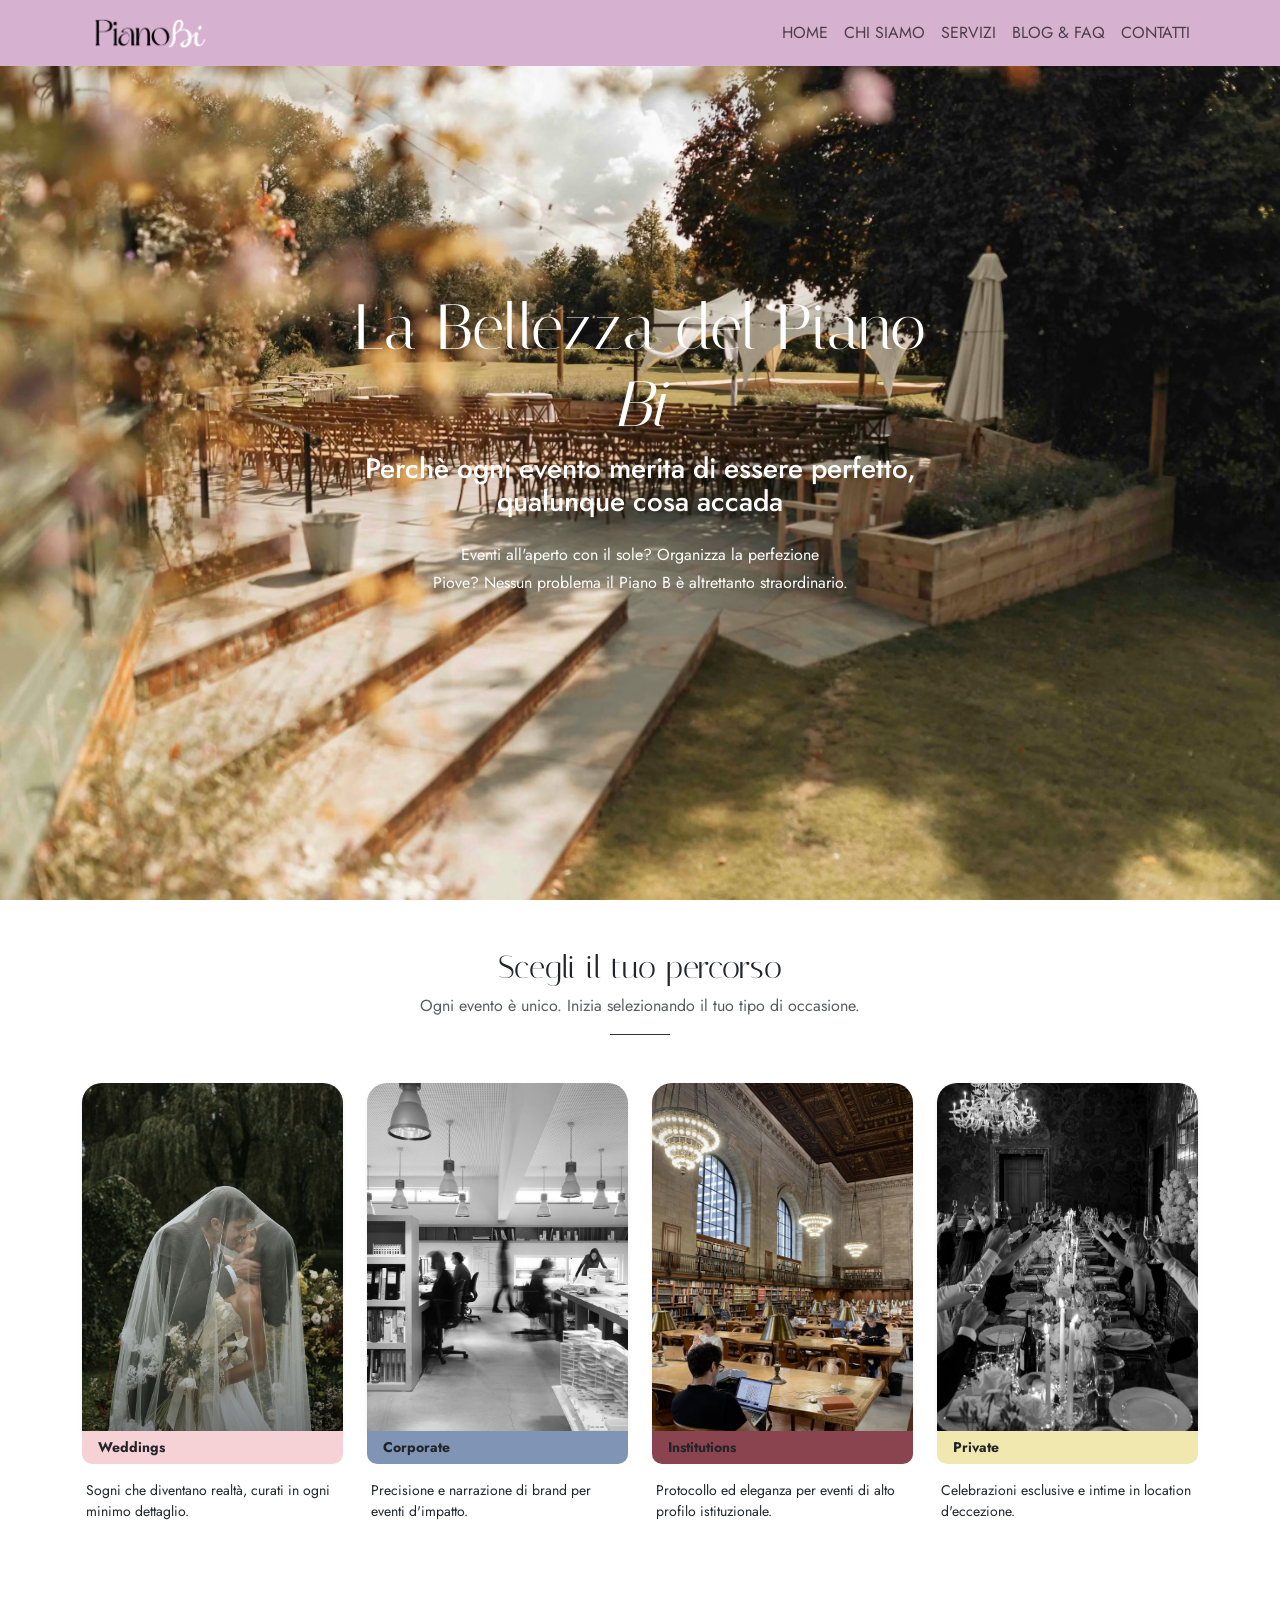
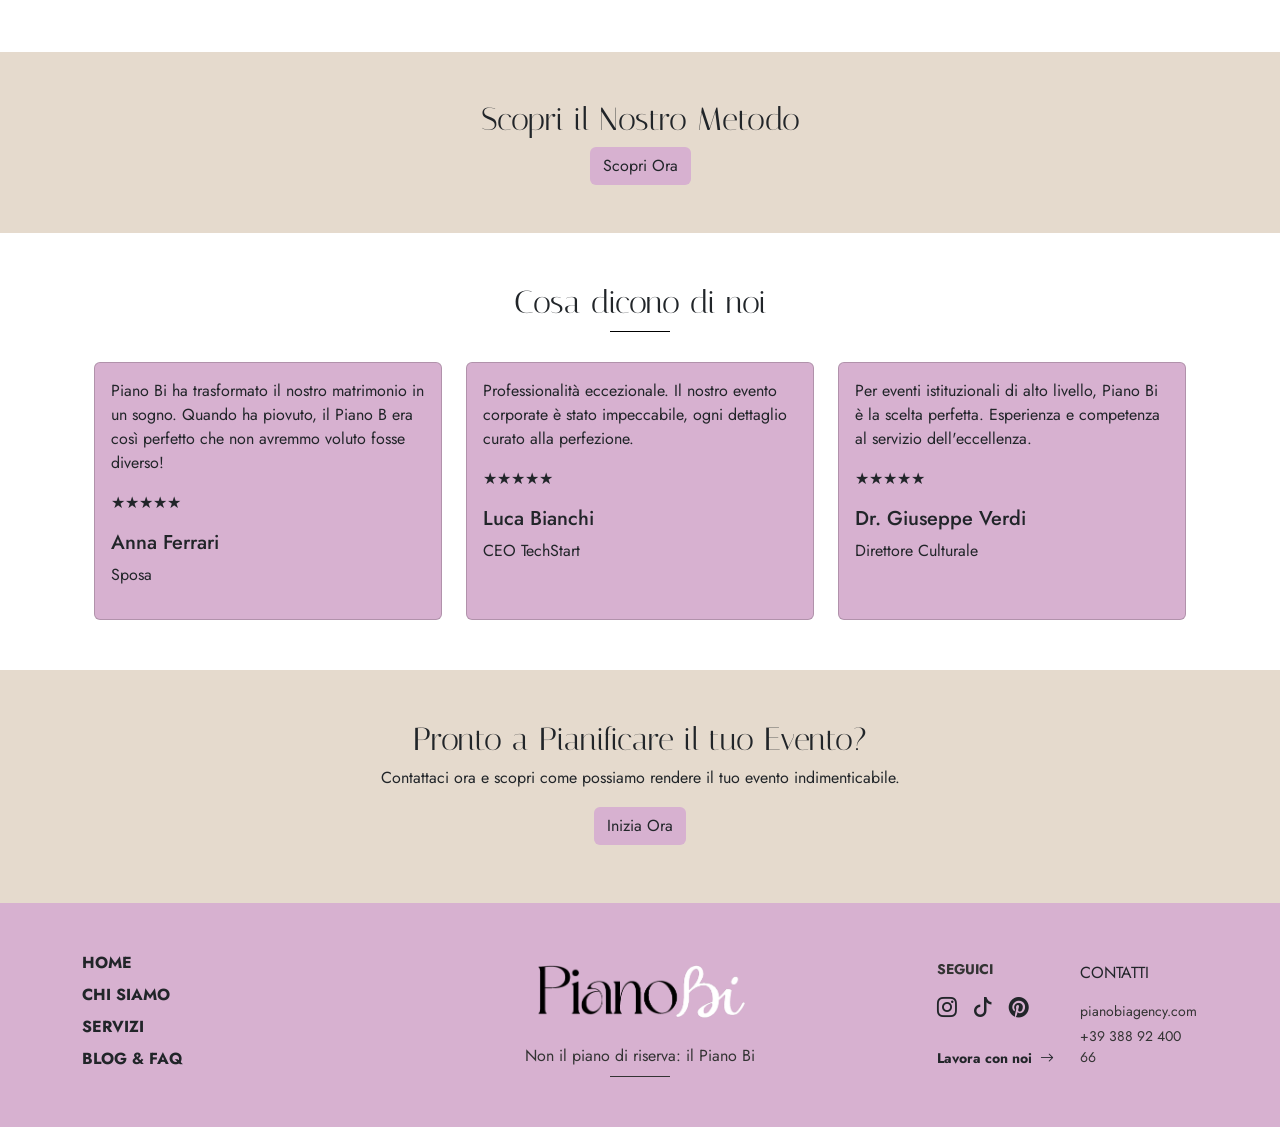
<file: index.html>
<!DOCTYPE html>
<html>
<head>
	<meta charset="UTF-8" />
		<title>Piano Bi | Agency</title>

				<link href="https://cdn.jsdelivr.net/npm/bootstrap@5.3.8/dist/css/bootstrap.min.css" rel="stylesheet" integrity="sha384-sRIl4kxILFvY47J16cr9ZwB07vP4J8+LH7qKQnuqkuIAvNWLzeN8tE5YBujZqJLB" crossorigin="anonymous">
		<meta name="viewport" content="width=device-width, initial-scale=1" />
		<link rel="stylesheet" type="text/css"
			href="stile/graficapbi.css"
		/>
		<link rel="stylesheet" href="https://cdn.jsdelivr.net/npm/bootstrap-icons@1.11.3/font/bootstrap-icons.min.css"
		<link rel="preconnect" href="https://fonts.googleapis.com">
		<link rel="preconnect" href="https://fonts.gstatic.com" crossorigin>
		<link href="https://fonts.googleapis.com/css2?family=Italiana&family=Jost:ital,wght@0,100..900;1,100..900&family=Mea+Culpa&display=swap" rel="stylesheet">
</head>
	
<body>
	<div class="menu">
		<nav class="navbar navbar-expand-lg fixed-top">
		<div class="container">
		
			<a class="navbar-brand" href="index.html">
			<img src="immagini/logo_barra_bianco.png" alt="Piano Bi Logo" height="40">
			</a>

			<button class="navbar-toggler" type="button" data-bs-toggle="collapse" data-bs-target="#navbarNav">
			<span class="navbar-toggler-icon"></span>
			</button>

			<div class="collapse navbar-collapse" id="navbarNav">
				<ul class="navbar-nav ms-auto"> <li class="nav-item">
				 <a class="nav-link" href="index.html">HOME</a>
				</li>
				<li class="nav-item">
				 <a class="nav-link" href="chi-siamo.html">CHI SIAMO</a>
				</li>
				<li class="nav-item">
				 <a class="nav-link" href="servizi.html">SERVIZI</a>
				</li>
				<li class="nav-item">
				 <a class="nav-link" href="blog.html">BLOG & FAQ</a>
				</li>
				<li class="nav-item">
				 <a class="nav-link" href="contatti.html">CONTATTI</a>
				</li>
				</ul>
			</div>
		</div>
		</nav>
	</div> 
	


		
	<div class="foto-inizio position-relative"> 
		<img src="immagini/foto copertina sole.jpeg" class="img-fluid w-100 vh-100 object-fit-cover" alt="Piano Bi | Agency">
	<div class="position-absolute top-50 start-50 translate-middle text-center text-white"> 
		<h1 class="display-3 fw-light">La Bellezza del Piano <em>Bi</em></h1>
		<h3 class="mb-4">Perchè ogni evento merita di essere perfetto, qualunque cosa accada</h3>
			<p class="mb-1"> Eventi all'aperto con il sole? Organizza la perfezione </p>
		<p> Piove? Nessun problema il Piano B è altrettanto straordinario.</p>
	</div> </div>
	
	<div class="container py-5">
    
    <div class="text-center mb-5">
        <h2 class="fw-light">Scegli il tuo percorso</h2>
        <p class="text-muted">Ogni evento è unico. Inizia selezionando il tuo tipo di occasione.</p>
        <div class="mx-auto" style="width: 60px; height: 1px; background-color: rgb(51, 51, 51);"></div>
    </div>

    <div class="row g-4"> 

        <div class="col-md-3">
            <div class="card h-100 border-0 bg-transparent position-relative">
                <img src="immagini/wedding.jpeg" class="immagine-home shadow-sm mb-0" alt="servizi matrimoni">
                <div class="py-2 px-3 mt-n1" style="background-color: rgb(246, 210, 214); border-bottom-left-radius: 10px; border-bottom-right-radius: 10px;">
                    <h5 class="mb-0 small fw-bold text-dark">Weddings</h5>
                </div>
                <div class="card-body px-1 pt-3">
                    <p class="card-text small text-dark">Sogni che diventano realtà, curati in ogni minimo dettaglio.</p>
                    <a href="servizi-matrimoni.html" class="stretched-link"></a>
                </div>
            </div>
        </div>

        <div class="col-md-3">
            <div class="card h-100 border-0 bg-transparent position-relative">
                <img src="immagini/corporate desks.jpeg" class="immagine-home shadow-sm mb-0" alt="servizi corporate">
                <div class="py-2 px-3 mt-n1" style="background-color: rgb(128, 148, 181); border-bottom-left-radius: 10px; border-bottom-right-radius: 10px;">
                    <h5 class="mb-0 small fw-bold text-dark">Corporate</h5>
                </div>
                <div class="card-body px-1 pt-3">
                    <p class="card-text small text-dark">Precisione e narrazione di brand per eventi d'impatto.</p>
                    <a href="servizi-corporate.html" class="stretched-link"></a>
                </div>
            </div>
        </div>

        <div class="col-md-3">
            <div class="card h-100 border-0 bg-transparent position-relative">
                <img src="immagini/institution.jpeg" class="immagine-home shadow-sm mb-0" alt="servizi istituzionali">
                <div class="py-2 px-3 mt-n1" style="background-color: rgb(138, 68, 79); border-bottom-left-radius: 10px; border-bottom-right-radius: 10px;">
                    <h5 class="mb-0 small fw-bold">Institutions</h5>
                </div>
                <div class="card-body px-1 pt-3">
                    <p class="card-text small text-dark">Protocollo ed eleganza per eventi di alto profilo istituzionale.</p>
                    <a href="servizi-istituzionali.html" class="stretched-link"></a>
                </div>
            </div>
        </div>

        <div class="col-md-3">
            <div class="card h-100 border-0 bg-transparent position-relative">
                <img src="immagini/private.jpeg" class="immagine-home shadow-sm mb-0" alt="tavola apparecchiata">
                <div class="py-2 px-3 mt-n1" style="background-color: rgb(241, 232, 175); border-bottom-left-radius: 10px; border-bottom-right-radius: 10px;">
                    <h5 class="mb-0 small fw-bold text-dark">Private</h5>
                </div>
                <div class="card-body px-1 pt-3">
                    <p class="card-text small text-dark">Celebrazioni esclusive e intime in location d'eccezione.</p>
                    <a href="servizi-private.html" class="stretched-link"></a>
                </div>
            </div>
        </div>

    </div> 
</div>
 
	<header class="header-pianobi text-center py-5">
		<div class="container">
			<h2> Scopri il Nostro Metodo</h2>
			<a href="servizi.html" class="btn " title="Scopri il nostro Metodo">Scopri Ora</a>
		</div>
	</header>
		


	
	<div class="container sezione-recensioni">	
		<div class="container">
			<div class="text-center">
				<h2>Cosa dicono di noi</h2>
				<div class="mx-auto" style="width: 60px; height: 1px; background-color: #000; margin-top: 10px; margin-bottom: 30px;"></div>
			</div>
			
			<div class="row"> 
				<div class="col-md-4">		
					<div class="card h-100 card-recensioni">
						<div class="card-body">
							<p>Piano Bi ha trasformato il nostro matrimonio in un sogno. Quando ha piovuto, il Piano B era così perfetto che non avremmo voluto fosse diverso!</p>
							<p>★★★★★</P>
							<h5>Anna Ferrari</h5>
							<p>Sposa</p>
						</div>
					</div>
				</div>
				
				<div class="col-md-4">		
					<div class="card h-100 card-recensioni">
						<div class="card-body">
							<p>Professionalità eccezionale. Il nostro evento corporate è stato impeccabile, ogni dettaglio curato alla perfezione.</p>
							<p>★★★★★</P>
							<h5>Luca Bianchi</h5>
							<p>CEO TechStart</p>
						</div>
					</div>
				</div>
				
				<div class="col-md-4">		
					<div class="card h-100 card-recensioni">
						<div class="card-body">
							<p>Per eventi istituzionali di alto livello, Piano Bi è la scelta perfetta. Esperienza e competenza al servizio dell'eccellenza.</p>
							<p>★★★★★</P>
							<h5>Dr. Giuseppe Verdi</h5>
							<p>Direttore Culturale</p>
						</div>
					</div>
				</div>
			</div> 
		</div>
	</div>
	
	
	<div class="sezione-call-to-action text-center">
		<h2 class="text-center">Pronto a Pianificare il tuo Evento?</h2>
				<p class="text-center">Contattaci ora e scopri come possiamo rendere il tuo evento indimenticabile.</p>
			<h3><a href="Contatti.html" class="btn">Inizia Ora</a></h3>
	</div> 
	
<footer class="footer-pianobi py-5">
    <div class="container">
        <div class="row align-items-center">
            
            <div class="col-md-3">
                <ul class="nav flex-column footer-links list-unstyled">
                    <li class="nav-item">
                        <a href="index.html" class="nav-link p-0 mb-2 text-dark fw-bold small text-uppercase">HOME</a>
                    </li>
                    <li class="nav-item">
                        <a href="chi-siamo.html" class="nav-link p-0 mb-2 text-dark fw-bold small text-uppercase">CHI SIAMO</a>
                    </li>
                    <li class="nav-item">
                        <a href="servizi.html" class="nav-link p-0 mb-2 text-dark fw-bold small text-uppercase">SERVIZI</a>
                    </li>
                    <li class="nav-item">
                        <a href="blog.html" class="nav-link p-0 mb-2 text-dark fw-bold small text-uppercase">BLOG & FAQ</a>
                    </li>
                </ul>
            </div>
            
            <div class="col-md-6 text-center">
                <img src="immagini/logo_barra_bianco.png" alt="Piano Bi Logo" class="img-fluid mb-3" style="max-height: 75px;">
                <p class="mb-2">Non il piano di riserva: il Piano Bi</p>
                <div class="mx-auto" style="width: 60px; height: 1px; background-color: rgb(51, 51, 51);"></div>
            </div>
            
            <div class="col-md-3">
                <div class="row">
                    <div class="col-6">
                        <h6 class="fw-bold mb-3 small">SEGUICI</h6>
                        <div class="d-flex gap-3 mb-4">
                            <a href="https://www.instagram.com/pianobiagency/" class="text-dark"><i class="bi bi-instagram fs-5"></i></a>
                            <a href="https://www.tiktok.com/@pianobiagency" class="text-dark"><i class="bi bi-tiktok fs-5"></i></a>
                            <a href="https://it.pinterest.com/bbiancobeatrice/" class="text-dark"><i class="bi bi-pinterest fs-5"></i></a>
                        </div>
                        <a href="contatti.html" class="text-dark text-decoration-none small fw-bold d-flex align-items-center">
                            Lavora con noi <i class="bi bi-arrow-right ms-2"></i>
                        </a>
                    </div>
                    
                    <div class="col-6 text-start">
                        <a href="contatti.html" class="nav-link p-0 mb-3 text-dark ffw-bold small text-uppercase">
                            CONTATTI
                        </a>
                        <p class="small mb-1">pianobiagency.com</p>
                        <p class="small mb-0">+39 388 92 400 66</p>
                    </div>
                </div>
            </div>

        </div>
    </div>
</footer>
	
	
		<script src="https://cdn.jsdelivr.net/npm/bootstrap@5.3.8/dist/js/bootstrap.bundle.min.js" integrity="sha384-FKyoEForCGlyvwx9Hj09JcYn3nv7wiPVlz7YYwJrWVcXK/BmnVDxM+D2scQbITxI" crossorigin="anonymous"></script>
	</body>
</html>
</file>
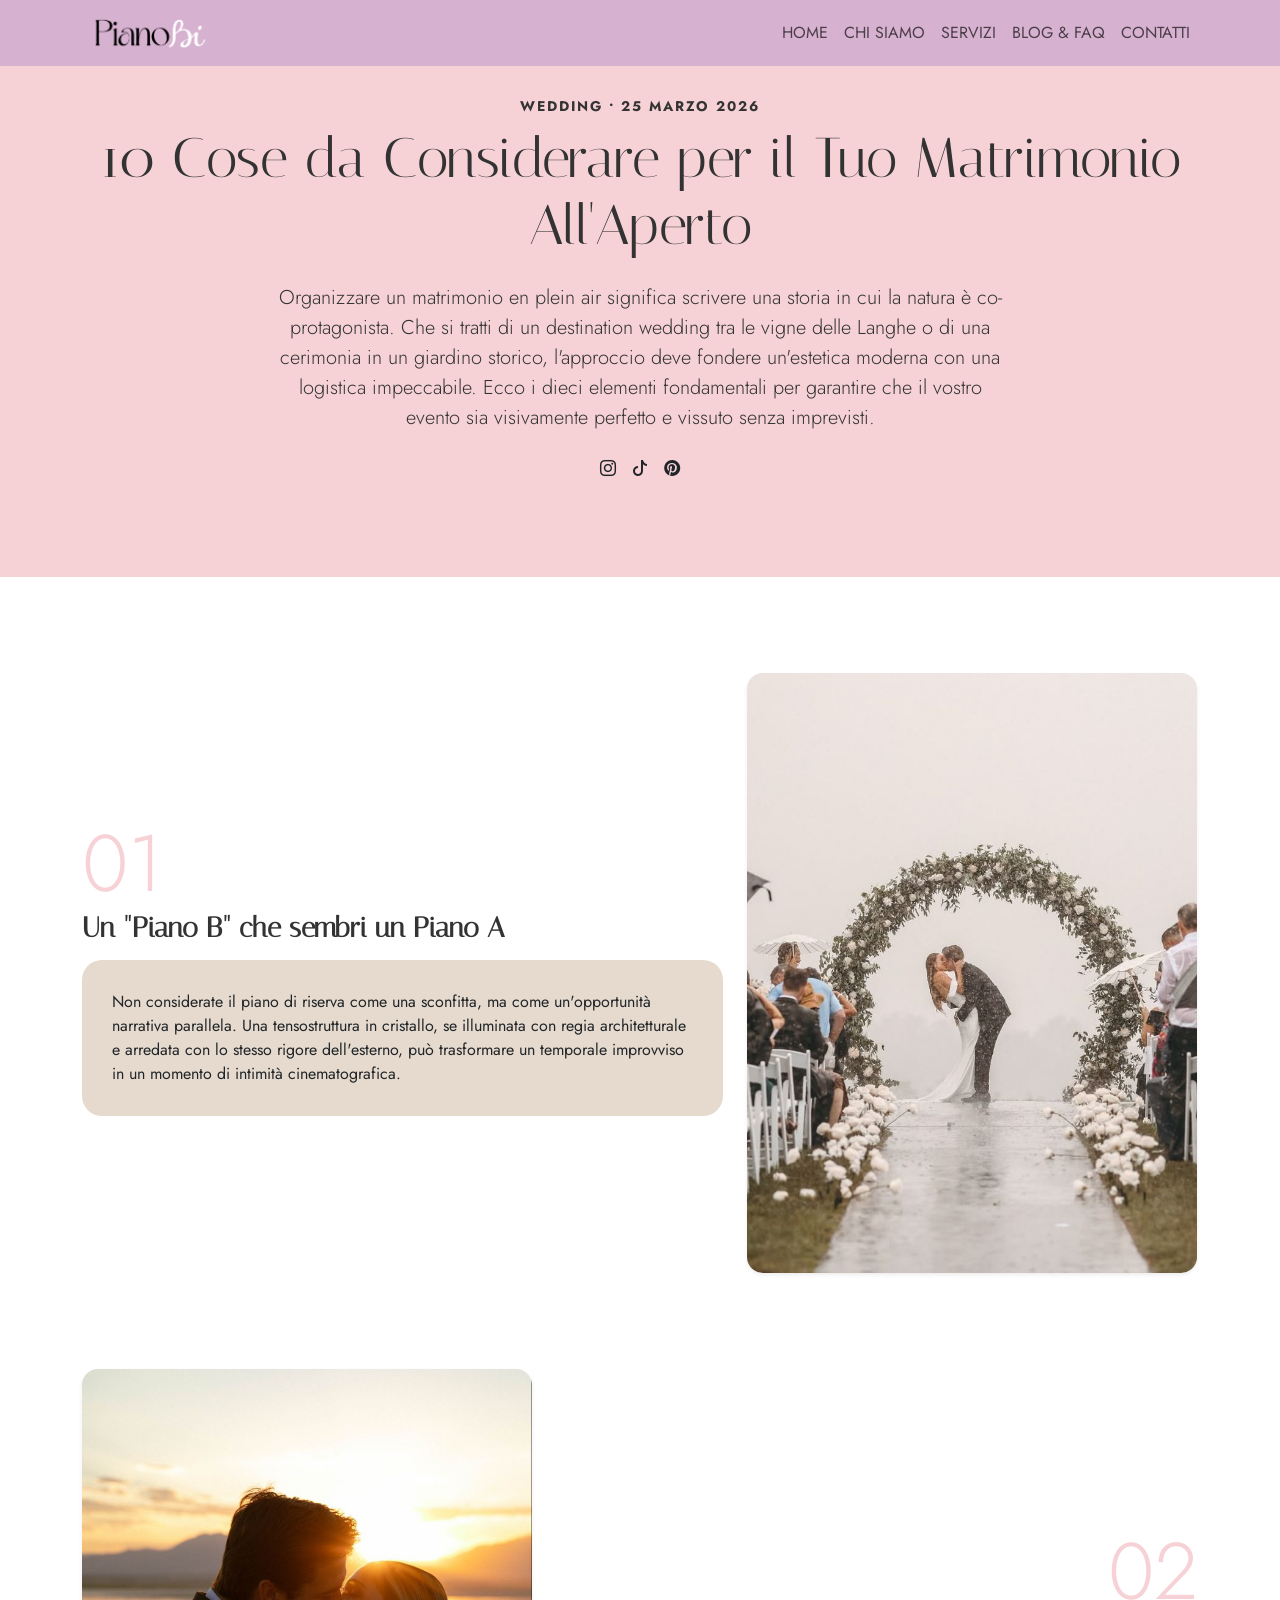
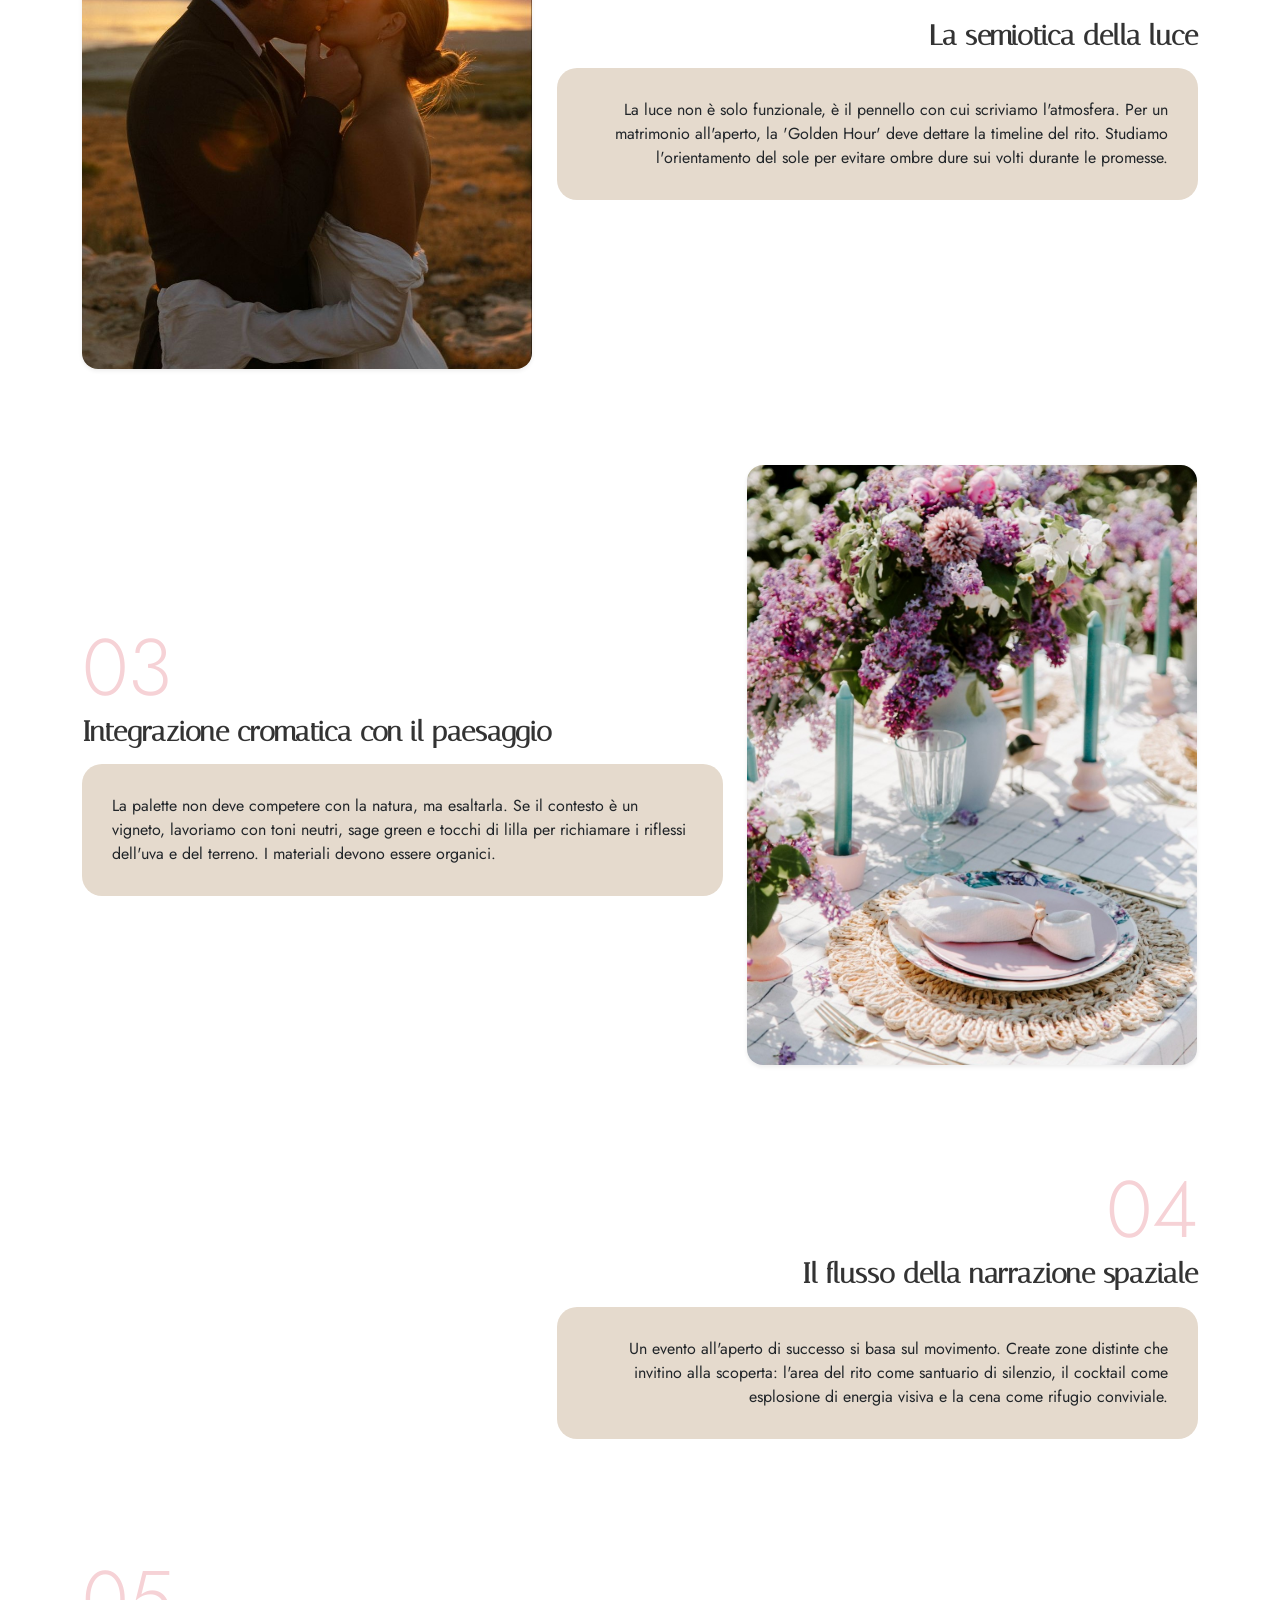
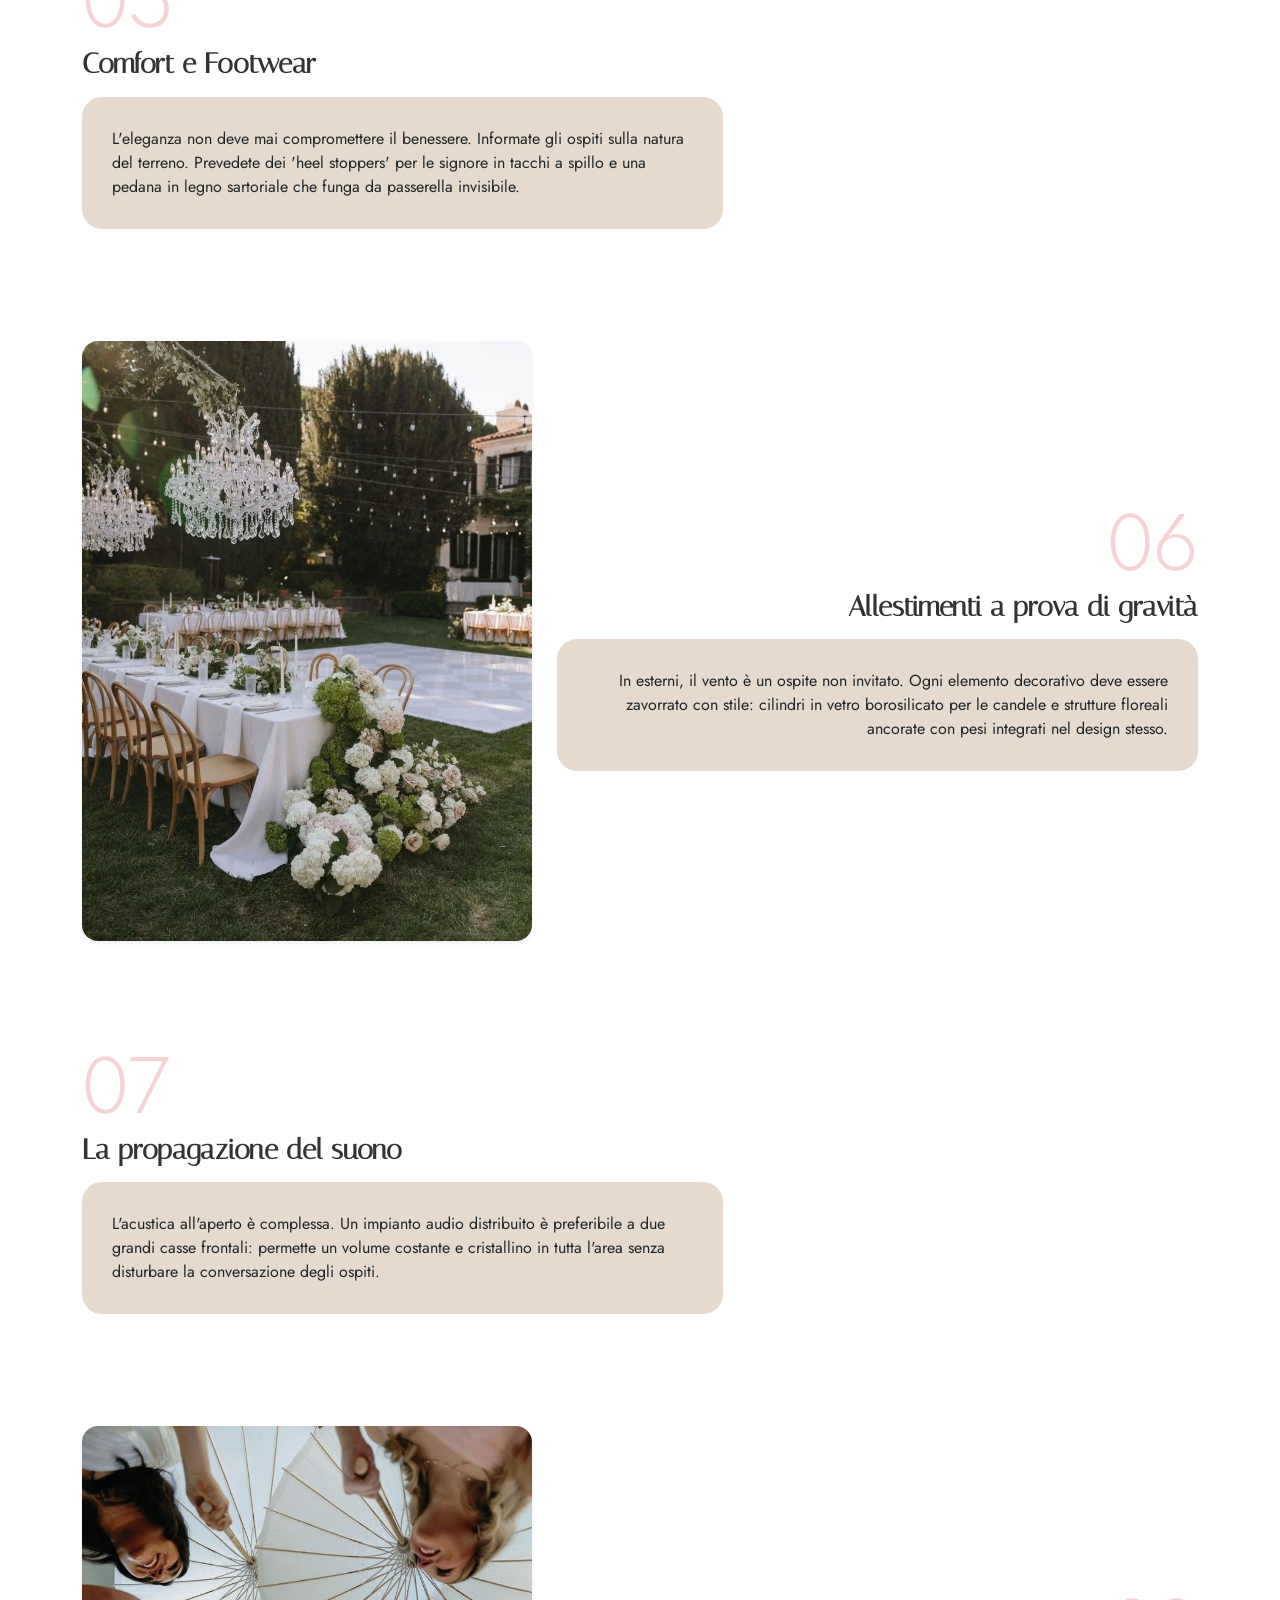
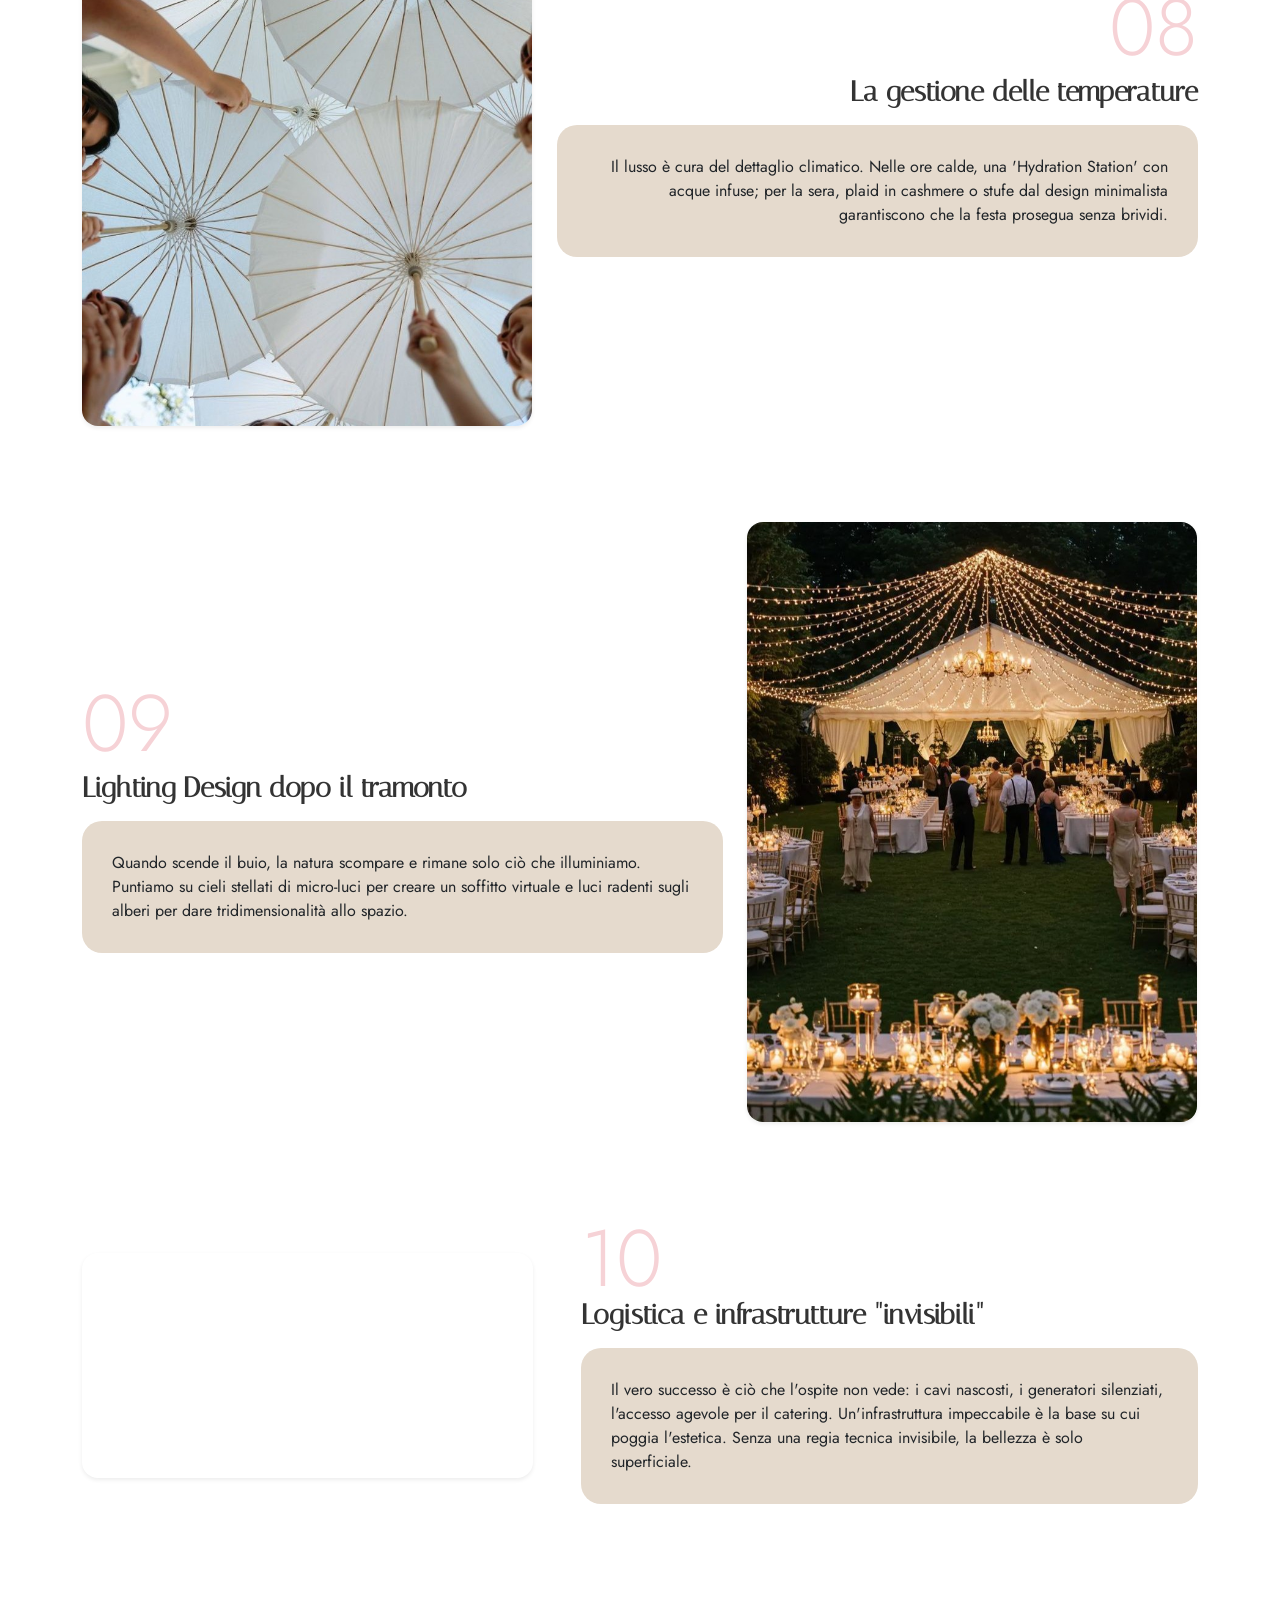
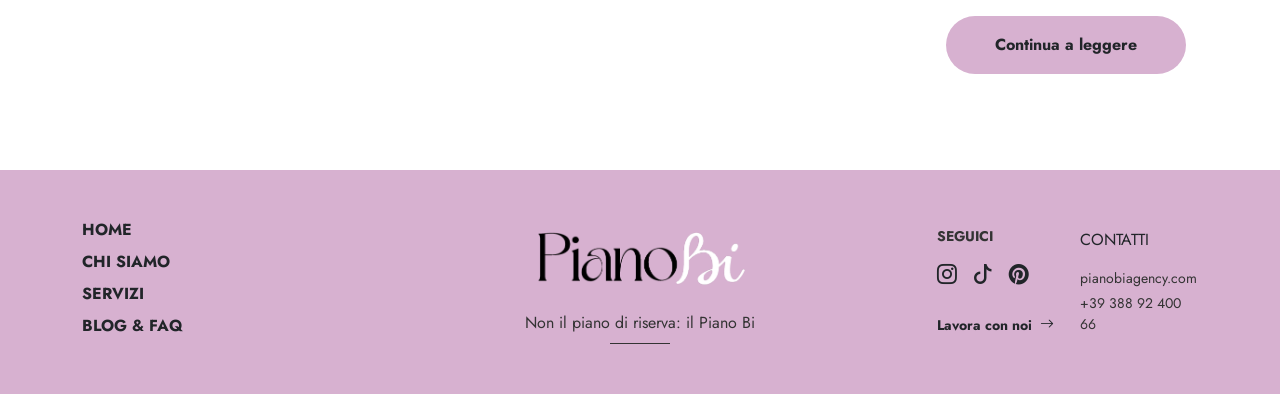
<file: articoloblog.html>
<!DOCTYPE html>
<html>
<head>
	<meta charset="UTF-8" />
		<title>Piano Bi | Agency</title>

				<link href="https://cdn.jsdelivr.net/npm/bootstrap@5.3.8/dist/css/bootstrap.min.css" rel="stylesheet" integrity="sha384-sRIl4kxILFvY47J16cr9ZwB07vP4J8+LH7qKQnuqkuIAvNWLzeN8tE5YBujZqJLB" crossorigin="anonymous">
				<link rel="stylesheet" href="https://cdn.jsdelivr.net/npm/bootstrap-icons@1.11.3/font/bootstrap-icons.min.css">
<meta name="viewport" content="width=device-width, initial-scale=1" />
		<link rel="stylesheet" type="text/css"href="stile/graficapbi.css"/>
		<link rel="preconnect" href="https://fonts.googleapis.com">
		<link rel="preconnect" href="https://fonts.gstatic.com" crossorigin>
		<link href="https://fonts.googleapis.com/css2?family=Italiana&family=Jost:ital,wght@0,100..900;1,100..900&family=Mea+Culpa&display=swap" rel="stylesheet">
</head>
	
<body>
	<div class="menu">
		<nav class="navbar navbar-expand-lg fixed-top">
		<div class="container">
		
			<a class="navbar-brand" href="index.html">
			<img src="immagini/logo_barra_bianco.png" alt="Piano Bi Logo" height="40">
			</a>

			<button class="navbar-toggler" type="button" data-bs-toggle="collapse" data-bs-target="#navbarNav">
			<span class="navbar-toggler-icon"></span>
			</button>

			<div class="collapse navbar-collapse" id="navbarNav">
				<ul class="navbar-nav ms-auto"> <li class="nav-item">
				 <a class="nav-link" href="index.html">HOME</a>
				</li>
				<li class="nav-item">
				 <a class="nav-link" href="chi-siamo.html">CHI SIAMO</a>
				</li>
				<li class="nav-item">
				 <a class="nav-link" href="servizi.html">SERVIZI</a>
				</li>
				<li class="nav-item">
				 <a class="nav-link" href="blog.html">BLOG & FAQ</a>
				</li>
				<li class="nav-item">
				 <a class="nav-link" href="contatti.html">CONTATTI</a>
				</li>
				</ul>
			</div>
		</div>
		</nav>
	</div> 
	
	<header class="blog-header py-5 text-center" style="background-color: rgb(246, 210, 214);">
    <div class="container py-5">
        <p class="text-uppercase small fw-bold mb-2" style="color: rgb(51, 51, 51); letter-spacing: 2px;">Wedding • 25 Marzo 2026</p>
        <h1 class="display-4 fw-light mb-4" style="color: rgb(51, 51, 51);">10 Cose da Considerare per il Tuo Matrimonio All'Aperto</h1>
        <div class="row justify-content-center">
            <div class="col-lg-8">
                <p class="lead mb-4" style="color: rgb(51, 51, 51);">Organizzare un matrimonio en plein air significa scrivere una storia in cui la natura è co-protagonista. Che si tratti di un destination wedding tra le vigne delle Langhe o di una cerimonia in un giardino storico, l'approccio deve fondere un'estetica moderna con una logistica impeccabile. Ecco i dieci elementi fondamentali per garantire che il vostro evento sia visivamente perfetto e vissuto senza imprevisti.</p>
                <div class="social-share d-flex justify-content-center gap-3">
                    <i class="bi bi-instagram"></i> <i class="bi bi-tiktok"></i> <i class="bi bi-pinterest"></i>
                </div>
            </div>
        </div>
    </div>
</header>

<article class="blog-articolo-clean py-5">
    <div class="container">

        <section class="row align-items-center py-5">
            <div class="col-md-7 text-start">
                <span class="display-1 fw-light" style="color: rgb(246, 210, 214);">01</span>
                <h2 class="h3 fw-bold mb-3" style="color: rgb(51, 51, 51);">Un "Piano B" che sembri un Piano A</h2>
                <p class="sezione-blog">Non considerate il piano di riserva come una sconfitta, ma come un'opportunità narrativa parallela. Una tensostruttura in cristallo, se illuminata con regia architetturale e arredata con lo stesso rigore dell'esterno, può trasformare un temporale improvviso in un momento di intimità cinematografica.</p>
            </div>
            <div class="col-md-5">
                <img src="immagini/weddingrain.jpeg" class="foto2 img-fluid rounded-4 shadow-sm" alt="Piano B">
            </div>
        </section>

        <section class="row align-items-center flex-md-row-reverse py-5">
            <div class="col-md-7 text-end">
                <span class="display-1 fw-light" style="color: rgb(246, 210, 214);">02</span>
                <h2 class="h3 fw-bold mb-3" style="color: rgb(51, 51, 51);">La semiotica della luce</h2>
                <p class="sezione-blog">La luce non è solo funzionale, è il pennello con cui scriviamo l'atmosfera. Per un matrimonio all'aperto, la 'Golden Hour' deve dettare la timeline del rito. Studiamo l'orientamento del sole per evitare ombre dure sui volti durante le promesse.</p>
            </div>
            <div class="col-md-5 text-start">
                <img src="immagini/weddingsun.jpeg" class="foto2 img-fluid rounded-4 shadow-sm" alt="Semiotica Luce">
            </div>
        </section>

        <section class="row align-items-center py-5">
            <div class="col-md-7 text-start">
                <span class="display-1 fw-light" style="color: rgb(246, 210, 214);">03</span>
                <h2 class="h3 fw-bold mb-3" style="color: rgb(51, 51, 51);">Integrazione cromatica con il paesaggio</h2>
                <p class="sezione-blog">La palette non deve competere con la natura, ma esaltarla. Se il contesto è un vigneto, lavoriamo con toni neutri, sage green e tocchi di lilla per richiamare i riflessi dell'uva e del terreno. I materiali devono essere organici.</p>
            </div>
            <div class="col-md-5">
                <img src="immagini/tavola.jpeg" class="foto2 img-fluid rounded-4 shadow-sm" alt="Tavola apparecchiata">
            </div>
        </section>

        <section class="row align-items-center flex-md-row-reverse py-5">
            <div class="col-md-7 text-end">
                <span class="display-1 fw-light" style="color: rgb(246, 210, 214);">04</span>
                <h2 class="h3 fw-bold mb-3" style="color: rgb(51, 51, 51);">Il flusso della narrazione spaziale</h2>
                <p class="sezione-blog">Un evento all'aperto di successo si basa sul movimento. Create zone distinte che invitino alla scoperta: l'area del rito come santuario di silenzio, il cocktail come esplosione di energia visiva e la cena come rifugio conviviale.</p>
            </div>
            
        </section>

        <section class="row align-items-center py-5">
            <div class="col-md-7 text-start">
                <span class="display-1 fw-light" style="color: rgb(246, 210, 214);">05</span>
                <h2 class="h3 fw-bold mb-3" style="color: rgb(51, 51, 51);">Comfort e Footwear</h2>
                <p class="sezione-blog">L'eleganza non deve mai compromettere il benessere. Informate gli ospiti sulla natura del terreno. Prevedete dei 'heel stoppers' per le signore in tacchi a spillo e una pedana in legno sartoriale che funga da passerella invisibile.</p>
            </div>
           
        </section>

        <section class="row align-items-center flex-md-row-reverse py-5">
            <div class="col-md-7 text-end">
                <span class="display-1 fw-light" style="color: rgb(246, 210, 214);">06</span>
                <h2 class="h3 fw-bold mb-3" style="color: rgb(51, 51, 51);">Allestimenti a prova di gravità</h2>
                <p class="sezione-blog">In esterni, il vento è un ospite non invitato. Ogni elemento decorativo deve essere zavorrato con stile: cilindri in vetro borosilicato per le candele e strutture floreali ancorate con pesi integrati nel design stesso.</p>
            </div>
            <div class="col-md-5">
                <img src="immagini/allestimenti.jpeg" class="foto2 img-fluid rounded-4 shadow-sm" alt="Allestimenti">
            </div>
        </section>

        <section class="row align-items-center py-5">
            <div class="col-md-7 text-start">
                <span class="display-1 fw-light" style="color: rgb(246, 210, 214);">07</span>
                <h2 class="h3 fw-bold mb-3" style="color: rgb(51, 51, 51);">La propagazione del suono</h2>
                <p class="sezione-blog">L'acustica all'aperto è complessa. Un impianto audio distribuito è preferibile a due grandi casse frontali: permette un volume costante e cristallino in tutta l'area senza disturbare la conversazione degli ospiti.</p>
            </div>
         
        </section>

        <section class="row align-items-center flex-md-row-reverse py-5">
            <div class="col-md-7 text-end">
                <span class="display-1 fw-light" style="color: rgb(246, 210, 214);">08</span>
                <h2 class="h3 fw-bold mb-3" style="color: rgb(51, 51, 51);">La gestione delle temperature</h2>
                <p class="sezione-blog">Il lusso è cura del dettaglio climatico. Nelle ore calde, una 'Hydration Station' con acque infuse; per la sera, plaid in cashmere o stufe dal design minimalista garantiscono che la festa prosegua senza brividi.</p>
            </div>
            <div class="col-md-5">
                <img src="immagini/ombrelli.jpeg" class="foto2 img-fluid rounded-4 shadow-sm" alt="ombrelli matrimonio">
            </div>
        </section>

        <section class="row align-items-center py-5">
            <div class="col-md-7 text-start">
                <span class="display-1 fw-light" style="color: rgb(246, 210, 214);">09</span>
                <h2 class="h3 fw-bold mb-3" style="color: rgb(51, 51, 51);">Lighting Design dopo il tramonto</h2>
                <p class="sezione-blog">Quando scende il buio, la natura scompare e rimane solo ciò che illuminiamo. Puntiamo su cieli stellati di micro-luci per creare un soffitto virtuale e luci radenti sugli alberi per dare tridimensionalità allo spazio.</p>
            </div>
            <div class="col-md-5">
                <img src="immagini/weddingnight.jpeg" class="foto2 img-fluid rounded-4 shadow-sm" alt="allestimenti notturni">
            </div>
        </section>

   <section class="row align-items-center py-5">
    
    <div class="col-md-5">
        <div class="video-container">
            <video autoplay muted loop playsinline class="w-100 rounded-4 shadow-sm">
                <source src="videomatrimonio.mp4" type="video/mp4">
                
            </video>
        </div>
    </div>

    <div class="col-md-7 text-start">
        <div class="ps-md-4"> <span class="display-1 fw-light" style="color: rgb(246, 210, 214); line-height: 1;">10</span>
            <h2 class="h3 fw-bold mb-3" style="color: rgb(51, 51, 51);">Logistica e infrastrutture "invisibili"</h2>
            <p class="sezione-blog">Il vero successo è ciò che l'ospite non vede: i cavi nascosti, i generatori silenziati, l'accesso agevole per il catering. Un'infrastruttura impeccabile è la base su cui poggia l'estetica. Senza una regia tecnica invisibile, la bellezza è solo superficiale.</p>
        </div>
    </div>

</section>
	<div class="container">
    <div class="py-5 text-end">
        <a href="blog.html" class="btn px-5 py-3 rounded-pill fw-bold">Continua a leggere</a>
    </div>
</div>
</article>

<footer class="footer-pianobi py-5">
    <div class="container">
        <div class="row align-items-center">
            
            <div class="col-md-3">
                <ul class="nav flex-column footer-links list-unstyled">
                    <li class="nav-item">
                        <a href="index.html" class="nav-link p-0 mb-2 text-dark fw-bold small text-uppercase">HOME</a>
                    </li>
                    <li class="nav-item">
                        <a href="chi-siamo.html" class="nav-link p-0 mb-2 text-dark fw-bold small text-uppercase">CHI SIAMO</a>
                    </li>
                    <li class="nav-item">
                        <a href="servizi.html" class="nav-link p-0 mb-2 text-dark fw-bold small text-uppercase">SERVIZI</a>
                    </li>
                    <li class="nav-item">
                        <a href="blog.html" class="nav-link p-0 mb-2 text-dark fw-bold small text-uppercase">BLOG & FAQ</a>
                    </li>
                </ul>
            </div>
            
            <div class="col-md-6 text-center">
                <img src="immagini/logo_barra_bianco.png" alt="Piano Bi Logo" class="img-fluid mb-3" style="max-height: 75px;">
                <p class="mb-2">Non il piano di riserva: il Piano Bi</p>
                <div class="mx-auto" style="width: 60px; height: 1px; background-color: rgb(51, 51, 51);"></div>
            </div>
            
            <div class="col-md-3">
                <div class="row">
                    <div class="col-6">
                        <h6 class="fw-bold mb-3 small">SEGUICI</h6>
                        <div class="d-flex gap-3 mb-4">
                            <a href="https://www.instagram.com/pianobiagency/" class="text-dark"><i class="bi bi-instagram fs-5"></i></a>
                            <a href="https://www.tiktok.com/@pianobiagency" class="text-dark"><i class="bi bi-tiktok fs-5"></i></a>
                            <a href="https://it.pinterest.com/bbiancobeatrice/" class="text-dark"><i class="bi bi-pinterest fs-5"></i></a>
                        </div>
                        <a href="contatti.html" class="text-dark text-decoration-none small fw-bold d-flex align-items-center">
                            Lavora con noi <i class="bi bi-arrow-right ms-2"></i>
                        </a>
                    </div>
                    
                    <div class="col-6 text-start">
                        <a href="contatti.html" class="nav-link p-0 mb-3 text-dark ffw-bold small text-uppercase">
                            CONTATTI
                        </a>
                        <p class="small mb-1">pianobiagency.com</p>
                        <p class="small mb-0">+39 388 92 400 66</p>
                    </div>
                </div>
            </div>

        </div>
    </div>
</footer>



















		<script src="https://cdn.jsdelivr.net/npm/bootstrap@5.3.8/dist/js/bootstrap.bundle.min.js" integrity="sha384-FKyoEForCGlyvwx9Hj09JcYn3nv7wiPVlz7YYwJrWVcXK/BmnVDxM+D2scQbITxI" crossorigin="anonymous"></script>
	</body>
</html>
</file>
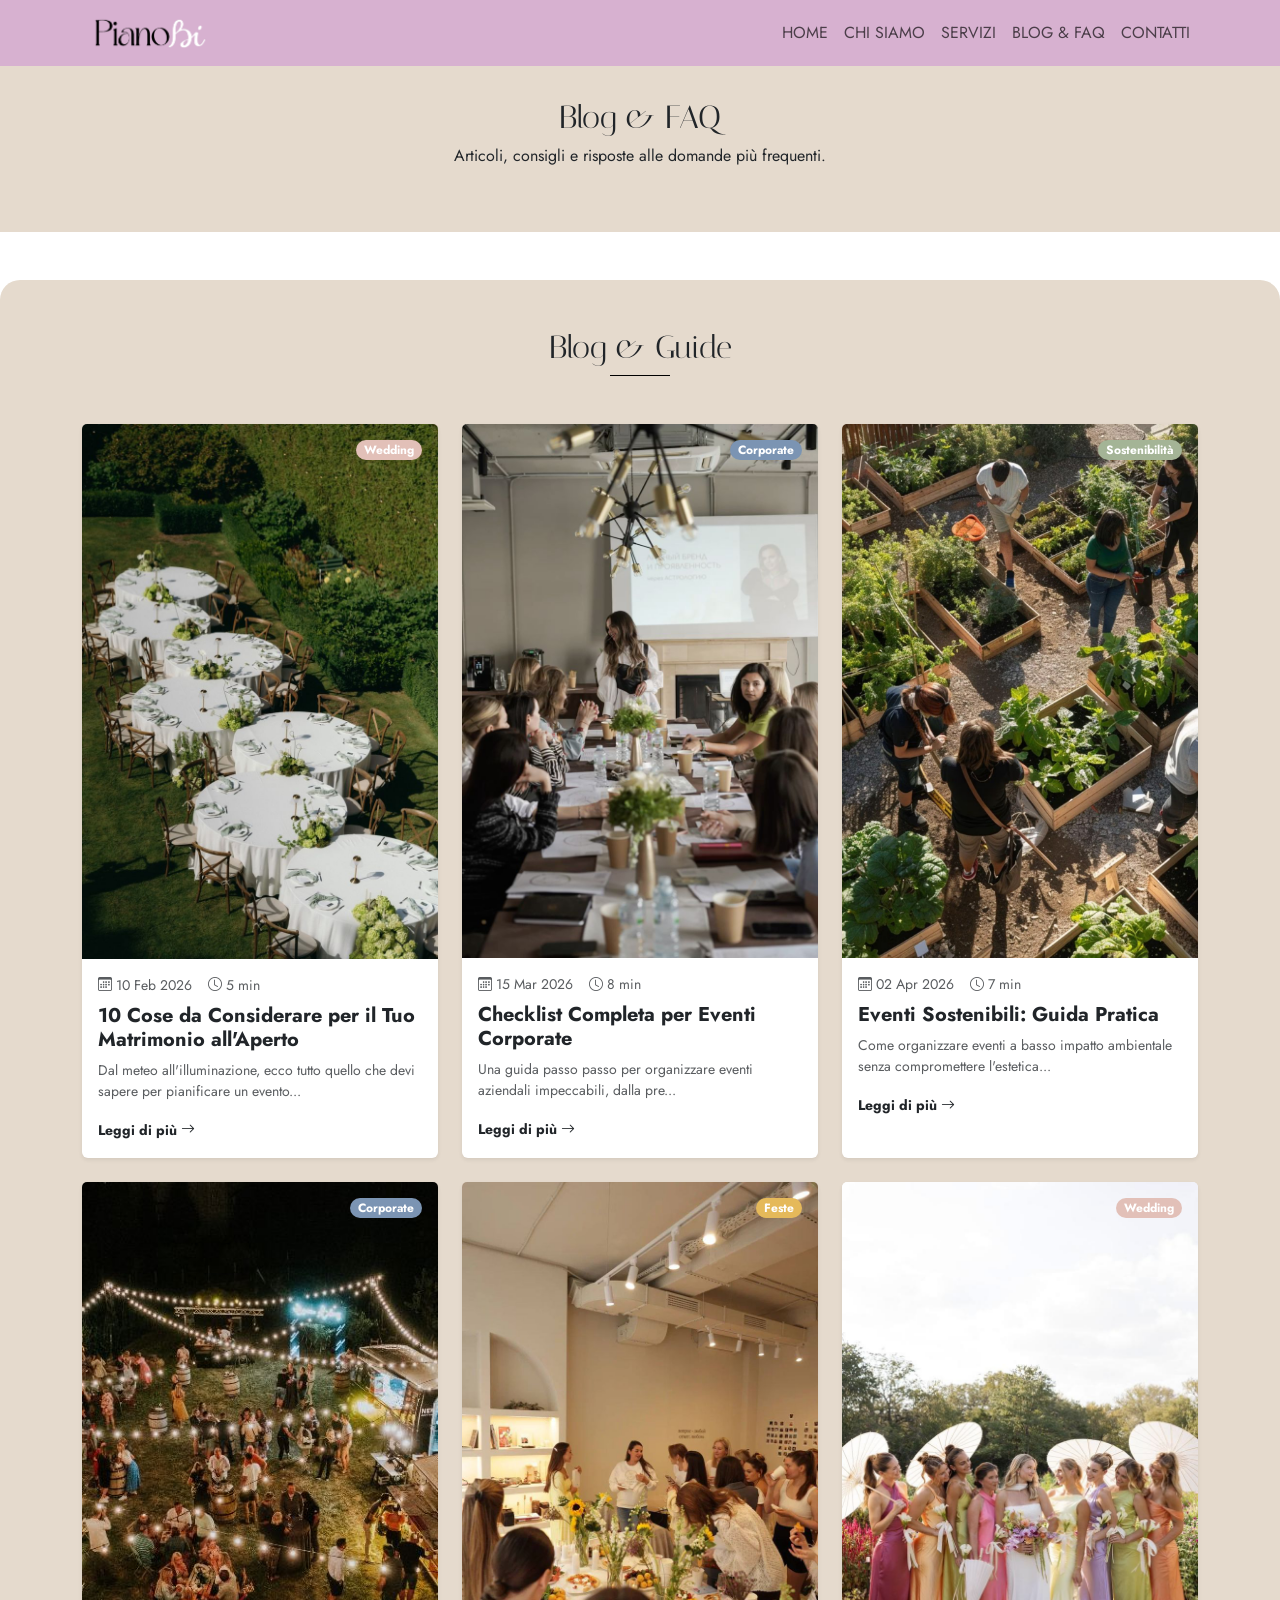
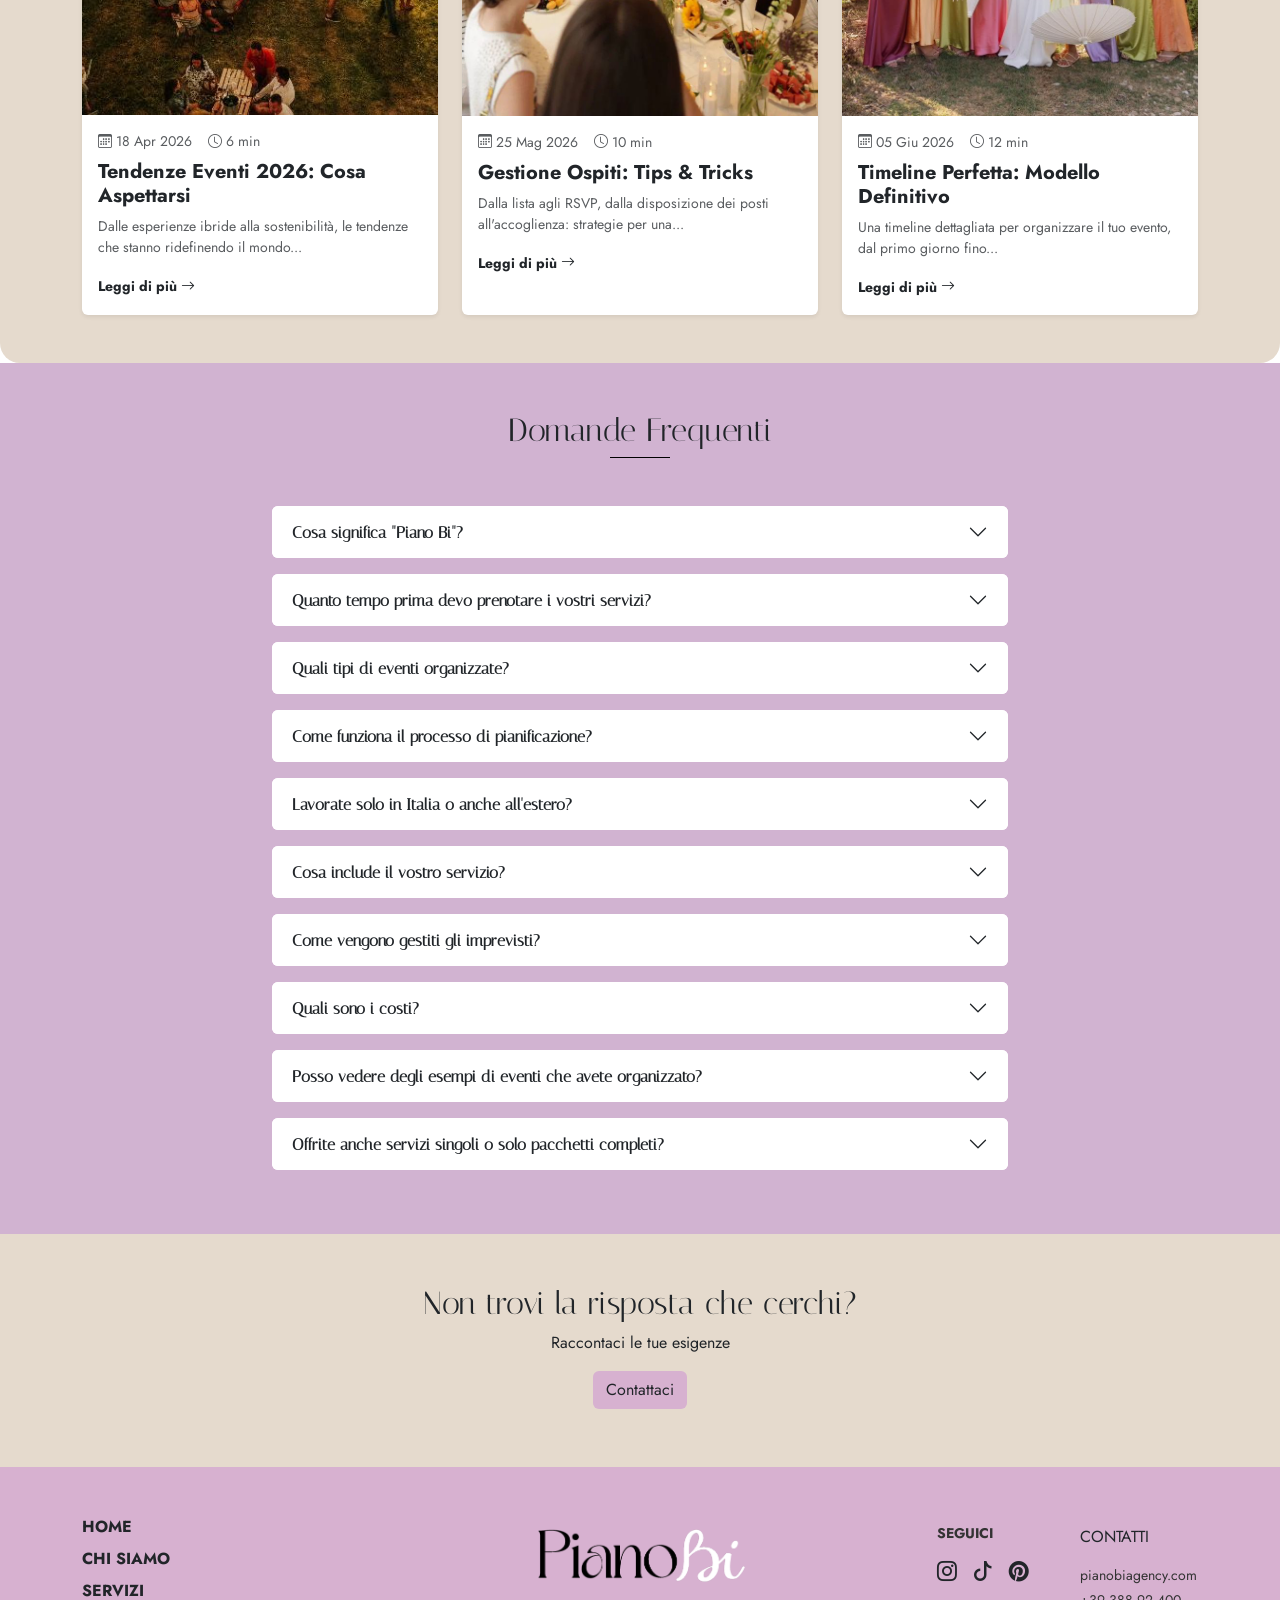
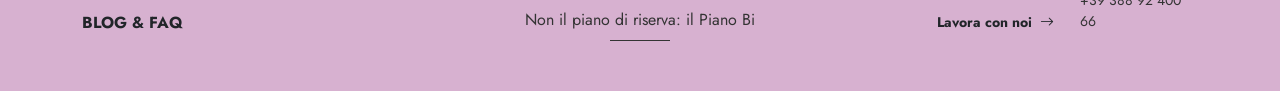
<file: blog.html>
<!DOCTYPE html>
<html lang="it">
<head>
	<meta charset="UTF-8" />
    <meta name="viewport" content="width=device-width, initial-scale=1.0">
	<title>Piano Bi | Agency</title>
<meta name="viewport" content="width=device-width, initial-scale=1" />
	<link href="https://cdn.jsdelivr.net/npm/bootstrap@5.3.3/dist/css/bootstrap.min.css" rel="stylesheet">
    <link rel="stylesheet" href="https://cdn.jsdelivr.net/npm/bootstrap-icons@1.11.3/font/bootstrap-icons.min.css">
		
	<link rel="stylesheet" type="text/css" href="stile/graficapbi.css" />
	<link rel="preconnect" href="https://fonts.googleapis.com">
	<link rel="preconnect" href="https://fonts.gstatic.com" crossorigin>
	<link href="https://fonts.googleapis.com/css2?family=Italiana&family=Jost:ital,wght@0,100..900;1,100..900&family=Mea+Culpa&display=swap" rel="stylesheet">

</head>
	
<body>
    <header class="header-pianobi text-center py-5">
	<div class="container">
		<h2> Blog & FAQ </h2>
		<p>Articoli, consigli e risposte alle domande più frequenti.</p>
	</div>
</header>
    <div class="menu">
		<nav class="navbar navbar-expand-lg fixed-top">
		<div class="container">
		
			<a class="navbar-brand" href="index.html">
			<img src="immagini/logo_barra_bianco.png" alt="Piano Bi Logo" height="40">
			</a>

			<button class="navbar-toggler" type="button" data-bs-toggle="collapse" data-bs-target="#navbarNav">
			<span class="navbar-toggler-icon"></span>
			</button>

			<div class="collapse navbar-collapse" id="navbarNav">
				<ul class="navbar-nav ms-auto"> <li class="nav-item">
				 <a class="nav-link" href="index.html">HOME</a>
				</li>
				<li class="nav-item">
				 <a class="nav-link" href="chi-siamo.html">CHI SIAMO</a>
				</li>
				<li class="nav-item">
				 <a class="nav-link" href="servizi.html">SERVIZI</a>
				</li>
				<li class="nav-item">
				 <a class="nav-link" href="blog.html">BLOG & FAQ</a>
				</li>
				<li class="nav-item">
				 <a class="nav-link" href="contatti.html">CONTATTI</a>
				</li>
				</ul>
			</div>
		</div>
		</nav>
	</div> 

	<section class="sezione-blog py-5 mt-5">
        <div class="container">
            <div class="text-center mb-5">
                <h2>Blog & Guide</h2>
                <div style="width: 60px; height: 1px; background-color: #000; margin: 0 auto;"></div>
            </div>

            <div class="row g-4">
                
                <div class="col-md-6 col-lg-4">
                    <div class="card h-100 border-0 shadow-sm position-relative">
                        <span class="badge position-absolute top-0 end-0 m-3 rounded-pill" style="background-color: #e2c0b8; color: #fff;">Wedding</span>
                        <img src="immagini/tavolowedd.jpeg" class="card-img-top" alt="Matrimonio all'aperto">
                        
                        <div class="card-body">
                            <div class="d-flex text-muted small mb-2">
                                <span class="me-3"><i class="bi bi-calendar3"></i> 10 Feb 2026</span>
                                <span><i class="bi bi-clock"></i> 5 min</span>
                            </div>
                            <h5 class="card-title fw-bold">10 Cose da Considerare per il Tuo Matrimonio all'Aperto</h5>
                            <p class="card-text small text-muted">Dal meteo all'illuminazione, ecco tutto quello che devi sapere per pianificare un evento...</p>
                            <a href="articoloblog.html" class="text-dark text-decoration-none fw-bold small">Leggi di più <i class="bi bi-arrow-right"></i></a>
                        </div>
                    </div>
                </div>

                <div class="col-md-6 col-lg-4">
                    <div class="card h-100 border-0 shadow-sm position-relative">
                        <span class="badge position-absolute top-0 end-0 m-3 rounded-pill" style="background-color: #7b94b3; color: #fff;">Corporate</span>
                        <img src="immagini/corporarte event.jpeg" class="card-img-top" alt="Evento aziendale">
                        
                        <div class="card-body">
                            <div class="d-flex text-muted small mb-2">
                                <span class="me-3"><i class="bi bi-calendar3"></i> 15 Mar 2026</span>
                                <span><i class="bi bi-clock"></i> 8 min</span>
                            </div>
                            <h5 class="card-title fw-bold">Checklist Completa per Eventi Corporate</h5>
                            <p class="card-text small text-muted">Una guida passo passo per organizzare eventi aziendali impeccabili, dalla pre...</p>
                            <a href="nonesiste" class="text-dark text-decoration-none fw-bold small">Leggi di più <i class="bi bi-arrow-right"></i></a>
                        </div>
                    </div>
                </div>

                <div class="col-md-6 col-lg-4">
                    <div class="card h-100 border-0 shadow-sm position-relative">
                        <span class="badge position-absolute top-0 end-0 m-3 rounded-pill" style="background-color: #a4b496; color: #fff;">Sostenibilità</span>
                        <img src="immagini/sosten.jpeg" class="card-img-top" alt="Evento ecosostenibile">
                        
                        <div class="card-body">
                            <div class="d-flex text-muted small mb-2">
                                <span class="me-3"><i class="bi bi-calendar3"></i> 02 Apr 2026</span>
                                <span><i class="bi bi-clock"></i> 7 min</span>
                            </div>
                            <h5 class="card-title fw-bold">Eventi Sostenibili: Guida Pratica</h5>
                            <p class="card-text small text-muted">Come organizzare eventi a basso impatto ambientale senza compromettere l'estetica...</p>
                            <a href="nonesiste" class="text-dark text-decoration-none fw-bold small">Leggi di più <i class="bi bi-arrow-right"></i></a>
                        </div>
                    </div>
                </div>

                <div class="col-md-6 col-lg-4">
                    <div class="card h-100 border-0 shadow-sm position-relative">
                        <span class="badge position-absolute top-0 end-0 m-3 rounded-pill" style="background-color: #7b94b3; color: #fff;">Corporate</span>
                        <img src="immagini/tendenz.jpeg" class="card-img-top" alt="Tendenze eventi 2026">
                        
                        <div class="card-body">
                            <div class="d-flex text-muted small mb-2">
                                <span class="me-3"><i class="bi bi-calendar3"></i> 18 Apr 2026</span>
                                <span><i class="bi bi-clock"></i> 6 min</span>
                            </div>
                            <h5 class="card-title fw-bold">Tendenze Eventi 2026: Cosa Aspettarsi</h5>
                            <p class="card-text small text-muted">Dalle esperienze ibride alla sostenibilità, le tendenze che stanno ridefinendo il mondo...</p>
                            <a href="nonesiste" class="text-dark text-decoration-none fw-bold small">Leggi di più <i class="bi bi-arrow-right"></i></a>
                        </div>
                    </div>
                </div>

                <div class="col-md-6 col-lg-4">
                    <div class="card h-100 border-0 shadow-sm position-relative">
                        <span class="badge position-absolute top-0 end-0 m-3 rounded-pill" style="background-color: #e5b95a; color: #fff;">Feste</span>
                        <img src="immagini/welcome.jpeg" class="card-img-top" alt="Gestione ospiti">
                        
                        <div class="card-body">
                            <div class="d-flex text-muted small mb-2">
                                <span class="me-3"><i class="bi bi-calendar3"></i> 25 Mag 2026</span>
                                <span><i class="bi bi-clock"></i> 10 min</span>
                            </div>
                            <h5 class="card-title fw-bold">Gestione Ospiti: Tips & Tricks</h5>
                            <p class="card-text small text-muted">Dalla lista agli RSVP, dalla disposizione dei posti all'accoglienza: strategie per una...</p>
                            <a href="nonesiste" class="text-dark text-decoration-none fw-bold small">Leggi di più <i class="bi bi-arrow-right"></i></a>
                        </div>
                    </div>
                </div>

                <div class="col-md-6 col-lg-4">
                    <div class="card h-100 border-0 shadow-sm position-relative">
                        <span class="badge position-absolute top-0 end-0 m-3 rounded-pill" style="background-color: #e2c0b8; color: #fff;">Wedding</span>
                        <img src="immagini/timeline.jpeg" class="card-img-top" alt="Timeline evento">
                        
                        <div class="card-body">
                            <div class="d-flex text-muted small mb-2">
                                <span class="me-3"><i class="bi bi-calendar3"></i> 05 Giu 2026</span>
                                <span><i class="bi bi-clock"></i> 12 min</span>
                            </div>
                            <h5 class="card-title fw-bold">Timeline Perfetta: Modello Definitivo</h5>
                            <p class="card-text small text-muted">Una timeline dettagliata per organizzare il tuo evento, dal primo giorno fino...</p>
                            <a href="nonesiste" class="text-dark text-decoration-none fw-bold small">Leggi di più <i class="bi bi-arrow-right"></i></a>
                        </div>
                    </div>
                </div>

            </div>
        </div>
    </section>

 <section class="sezione-faq py-5" style="background-color: #d1b3d1;"> 
    <div class="container">
        <div class="text-center mb-5">
            <h2 class="text-dark">Domande Frequenti</h2>
            <div style="width: 60px; height: 1px; background-color: #000; margin: 0 auto;"></div>
        </div>

        <div class="row justify-content-center">
            <div class="col-lg-8"> 
                <div class="accordion" id="accordionFAQ">
            
                    <div class="accordion-item mb-3 border-0 rounded">
                        <h2 class="accordion-header">
                            <button class="accordion-button collapsed fw-bold rounded" type="button" data-bs-toggle="collapse" data-bs-target="#faq1">
                                Cosa significa "Piano Bi"?
                            </button>
                        </h2>
                        <div id="faq1" class="accordion-collapse collapse" data-bs-parent="#accordionFAQ">
                            <div class="accordion-body bg-white">
                                Piano Bi è la nostra filosofia: per ogni evento creiamo due scenari completi (Piano A e Piano B), entrambi straordinari. Il Piano B non è un compromesso, ma un'alternativa altrettanto eccellente pensata per adattarsi a qualsiasi circostanza. Che piova o splenda il sole, il tuo evento sarà perfetto.
                            </div>
                        </div>
                    </div>

                    <div class="accordion-item mb-3 border-0 rounded">
                        <h2 class="accordion-header">
                            <button class="accordion-button collapsed fw-bold rounded" type="button" data-bs-toggle="collapse" data-bs-target="#faq2">
                                Quanto tempo prima devo prenotare i vostri servizi?
                            </button>
                        </h2>
                        <div id="faq2" class="accordion-collapse collapse" data-bs-parent="#accordionFAQ">
                            <div class="accordion-body bg-white">
                                Consigliamo di contattarci almeno 6-12 mesi prima per eventi grandi (matrimoni, corporate events), 3-6 mesi per eventi medi, e almeno 1-2 mesi per eventi più piccoli. Tuttavia, abbiamo gestito con successo anche eventi con tempistiche più strette. Contattaci e valutiamo insieme la fattibilità.
                            </div>
                        </div>
                    </div>

                    <div class="accordion-item mb-3 border-0 rounded">
                        <h2 class="accordion-header">
                            <button class="accordion-button collapsed fw-bold rounded" type="button" data-bs-toggle="collapse" data-bs-target="#faq3">
                                Quali tipi di eventi organizzate?
                            </button>
                        </h2>
                        <div id="faq3" class="accordion-collapse collapse" data-bs-parent="#accordionFAQ">
                            <div class="accordion-body bg-white">
                                Organizziamo ogni tipo di evento: matrimoni, eventi corporate (conferenze, convention, team building), eventi istituzionali, feste private (compleanni, anniversari), gala, inaugurazioni e molto altro. Ogni evento è unico e riceve la nostra massima attenzione.
                            </div>
                        </div>
                    </div>
            
                    <div class="accordion-item mb-3 border-0 rounded">
                        <h2 class="accordion-header">
                            <button class="accordion-button collapsed fw-bold rounded" type="button" data-bs-toggle="collapse" data-bs-target="#faq4">
                                Come funziona il processo di pianificazione?
                            </button>
                        </h2>
                        <div id="faq4" class="accordion-collapse collapse" data-bs-parent="#accordionFAQ">
                            <div class="accordion-body bg-white">
                                Il nostro metodo si articola in 6 fasi: 1) Analisi & Brief (comprendiamo la tua visione), 2) Concept & Ideazione (sviluppiamo Piano A e Piano B), 3) Progettazione (curiamo ogni dettaglio), 4) Coordinamento (gestiamo fornitori e logistica), 5) Esecuzione (siamo presenti il giorno dell'evento), 6) Follow-up (ci assicuriamo che tutto sia perfetto anche dopo).
                            </div>
                        </div>
                    </div>

                    <div class="accordion-item mb-3 border-0 rounded">
                        <h2 class="accordion-header">
                            <button class="accordion-button collapsed fw-bold rounded" type="button" data-bs-toggle="collapse" data-bs-target="#faq5">
                                Lavorate solo in Italia o anche all'estero?
                            </button>
                        </h2>
                        <div id="faq5" class="accordion-collapse collapse" data-bs-parent="#accordionFAQ">
                            <div class="accordion-body bg-white">
                                La nostra base operativa è in Italia, dove abbiamo una rete consolidata di fornitori e location. Tuttavia, organizziamo eventi anche all'estero. Contattaci per discutere le specifiche del tuo progetto internazionale.
                            </div>
                        </div>
                    </div>

                    <div class="accordion-item mb-3 border-0 rounded">
                        <h2 class="accordion-header">
                            <button class="accordion-button collapsed fw-bold rounded" type="button" data-bs-toggle="collapse" data-bs-target="#faq6">
                                Cosa include il vostro servizio?
                            </button>
                        </h2>
                        <div id="faq6" class="accordion-collapse collapse" data-bs-parent="#accordionFAQ">
                            <div class="accordion-body bg-white">
                                Offriamo servizi completi che includono: ricerca e selezione location, catering, allestimenti e decorazioni, intrattenimento, fotografia e video, gestione ospiti, tecnologia (audio, video, luci, streaming), permessi e sicurezza, coordinamento giorno dell'evento. Possiamo gestire l'intero evento o solo alcuni aspetti, in base alle tue esigenze.
                            </div>
                        </div>
                    </div>

                    <div class="accordion-item mb-3 border-0 rounded">
                        <h2 class="accordion-header">
                            <button class="accordion-button collapsed fw-bold rounded" type="button" data-bs-toggle="collapse" data-bs-target="#faq7">
                                Come vengono gestiti gli imprevisti?
                            </button>
                        </h2>
                        <div id="faq7" class="accordion-collapse collapse" data-bs-parent="#accordionFAQ">
                            <div class="accordion-body bg-white">
                                È proprio qui che brilla la filosofia Piano Bi! Anticipiamo potenziali problemi e prepariamo soluzioni alternative per ogni scenario. Dal meteo ai problemi tecnici, dalle emergenze mediche agli ospiti last-minute, abbiamo sempre un piano B pronto. Il giorno dell'evento, il nostro team è presente per gestire qualsiasi situazione in tempo reale.
                            </div>
                        </div>
                    </div>

                    <div class="accordion-item mb-3 border-0 rounded">
                        <h2 class="accordion-header">
                            <button class="accordion-button collapsed fw-bold rounded" type="button" data-bs-toggle="collapse" data-bs-target="#faq8">
                                Quali sono i costi?
                            </button>
                        </h2>
                        <div id="faq8" class="accordion-collapse collapse" data-bs-parent="#accordionFAQ">
                            <div class="accordion-body bg-white">
                                I costi variano significativamente in base al tipo di evento, numero di ospiti, location, servizi richiesti e livello di personalizzazione. Offriamo una consulenza iniziale gratuita durante la quale discutiamo il budget e creiamo un preventivo personalizzato. Il nostro obiettivo è massimizzare il valore rispettando il tuo budget.
                            </div>
                        </div>
                    </div>

                    <div class="accordion-item mb-3 border-0 rounded">
                        <h2 class="accordion-header">
                            <button class="accordion-button collapsed fw-bold rounded" type="button" data-bs-toggle="collapse" data-bs-target="#faq9">
                                Posso vedere degli esempi di eventi che avete organizzato?
                            </button>
                        </h2>
                        <div id="faq9" class="accordion-collapse collapse" data-bs-parent="#accordionFAQ">
                            <div class="accordion-body bg-white">
                                Certamente! Nella sezione "Servizi" del nostro sito trovi alcuni casi studio dettagliati. Durante la consulenza iniziale, saremo felici di mostrarti portfolio fotografici e video di eventi simili a quello che desideri organizzare. Rispettiamo sempre la privacy dei nostri clienti, quindi alcuni materiali sono disponibili solo su richiesta.
                            </div>
                        </div>
                    </div>

                    <div class="accordion-item mb-3 border-0 rounded">
                        <h2 class="accordion-header">
                            <button class="accordion-button collapsed fw-bold rounded" type="button" data-bs-toggle="collapse" data-bs-target="#faq10">
                                Offrite anche servizi singoli o solo pacchetti completi?
                            </button>
                        </h2>
                        <div id="faq10" class="accordion-collapse collapse" data-bs-parent="#accordionFAQ">
                            <div class="accordion-body bg-white">
                                Offriamo entrambe le opzioni! Possiamo gestire l'intero evento dall'inizio alla fine (full-service), oppure fornire supporto solo per aspetti specifici come il coordinamento giorno dell'evento, la gestione tecnica, o la consulenza strategica. Ci adattiamo alle tue esigenze e al tuo budget.
                            </div>
                        </div>
                    </div>

                </div>
            </div>
        </div>
    </div>
</section>
 
	  <div class="sezione-call-to-action text-center">
		<h2 class="text-center">Non trovi la risposta che cerchi?</h2>
				<p class="text-center">Raccontaci le tue esigenze</p>
			<h3><a href="contatti.html" class="btn ">Contattaci</a></h3>
	</div> 
 
 <footer class="footer-pianobi py-5">
    <div class="container">
        <div class="row align-items-center">
            
            <div class="col-md-3">
                <ul class="nav flex-column footer-links list-unstyled">
                    <li class="nav-item">
                        <a href="index.html" class="nav-link p-0 mb-2 text-dark fw-bold small text-uppercase">HOME</a>
                    </li>
                    <li class="nav-item">
                        <a href="chi-siamo.html" class="nav-link p-0 mb-2 text-dark fw-bold small text-uppercase">CHI SIAMO</a>
                    </li>
                    <li class="nav-item">
                        <a href="servizi.html" class="nav-link p-0 mb-2 text-dark fw-bold small text-uppercase">SERVIZI</a>
                    </li>
                    <li class="nav-item">
                        <a href="blog.html" class="nav-link p-0 mb-2 text-dark fw-bold small text-uppercase">BLOG & FAQ</a>
                    </li>
                </ul>
            </div>
            
            <div class="col-md-6 text-center">
                <img src="immagini/logo_barra_bianco.png" alt="Piano Bi Logo" class="img-fluid mb-3" style="max-height: 75px;">
                <p class="mb-2">Non il piano di riserva: il Piano Bi</p>
                <div class="mx-auto" style="width: 60px; height: 1px; background-color: rgb(51, 51, 51);"></div>
            </div>
            
            <div class="col-md-3">
                <div class="row">
                    <div class="col-6">
                        <h6 class="fw-bold mb-3 small">SEGUICI</h6>
                        <div class="d-flex gap-3 mb-4">
                            <a href="https://www.instagram.com/pianobiagency/" class="text-dark"><i class="bi bi-instagram fs-5"></i></a>
                            <a href="https://www.tiktok.com/@pianobiagency" class="text-dark"><i class="bi bi-tiktok fs-5"></i></a>
                            <a href="https://it.pinterest.com/bbiancobeatrice/" class="text-dark"><i class="bi bi-pinterest fs-5"></i></a>
                        </div>
                        <a href="contatti.html" class="text-dark text-decoration-none small fw-bold d-flex align-items-center">
                            Lavora con noi <i class="bi bi-arrow-right ms-2"></i>
                        </a>
                    </div>
                    
                    <div class="col-6 text-start">
                        <a href="contatti.html" class="nav-link p-0 mb-3 text-dark ffw-bold small text-uppercase">
                            CONTATTI
                        </a>
                        <p class="small mb-1">pianobiagency.com</p>
                        <p class="small mb-0">+39 388 92 400 66</p>
                    </div>
                </div>
            </div>

        </div>
    </div>
</footer>
 
 
 
 
 
 
 
 
	<script src="https://cdn.jsdelivr.net/npm/bootstrap@5.3.3/dist/js/bootstrap.bundle.min.js"></script>
</body>
</html>
</file>
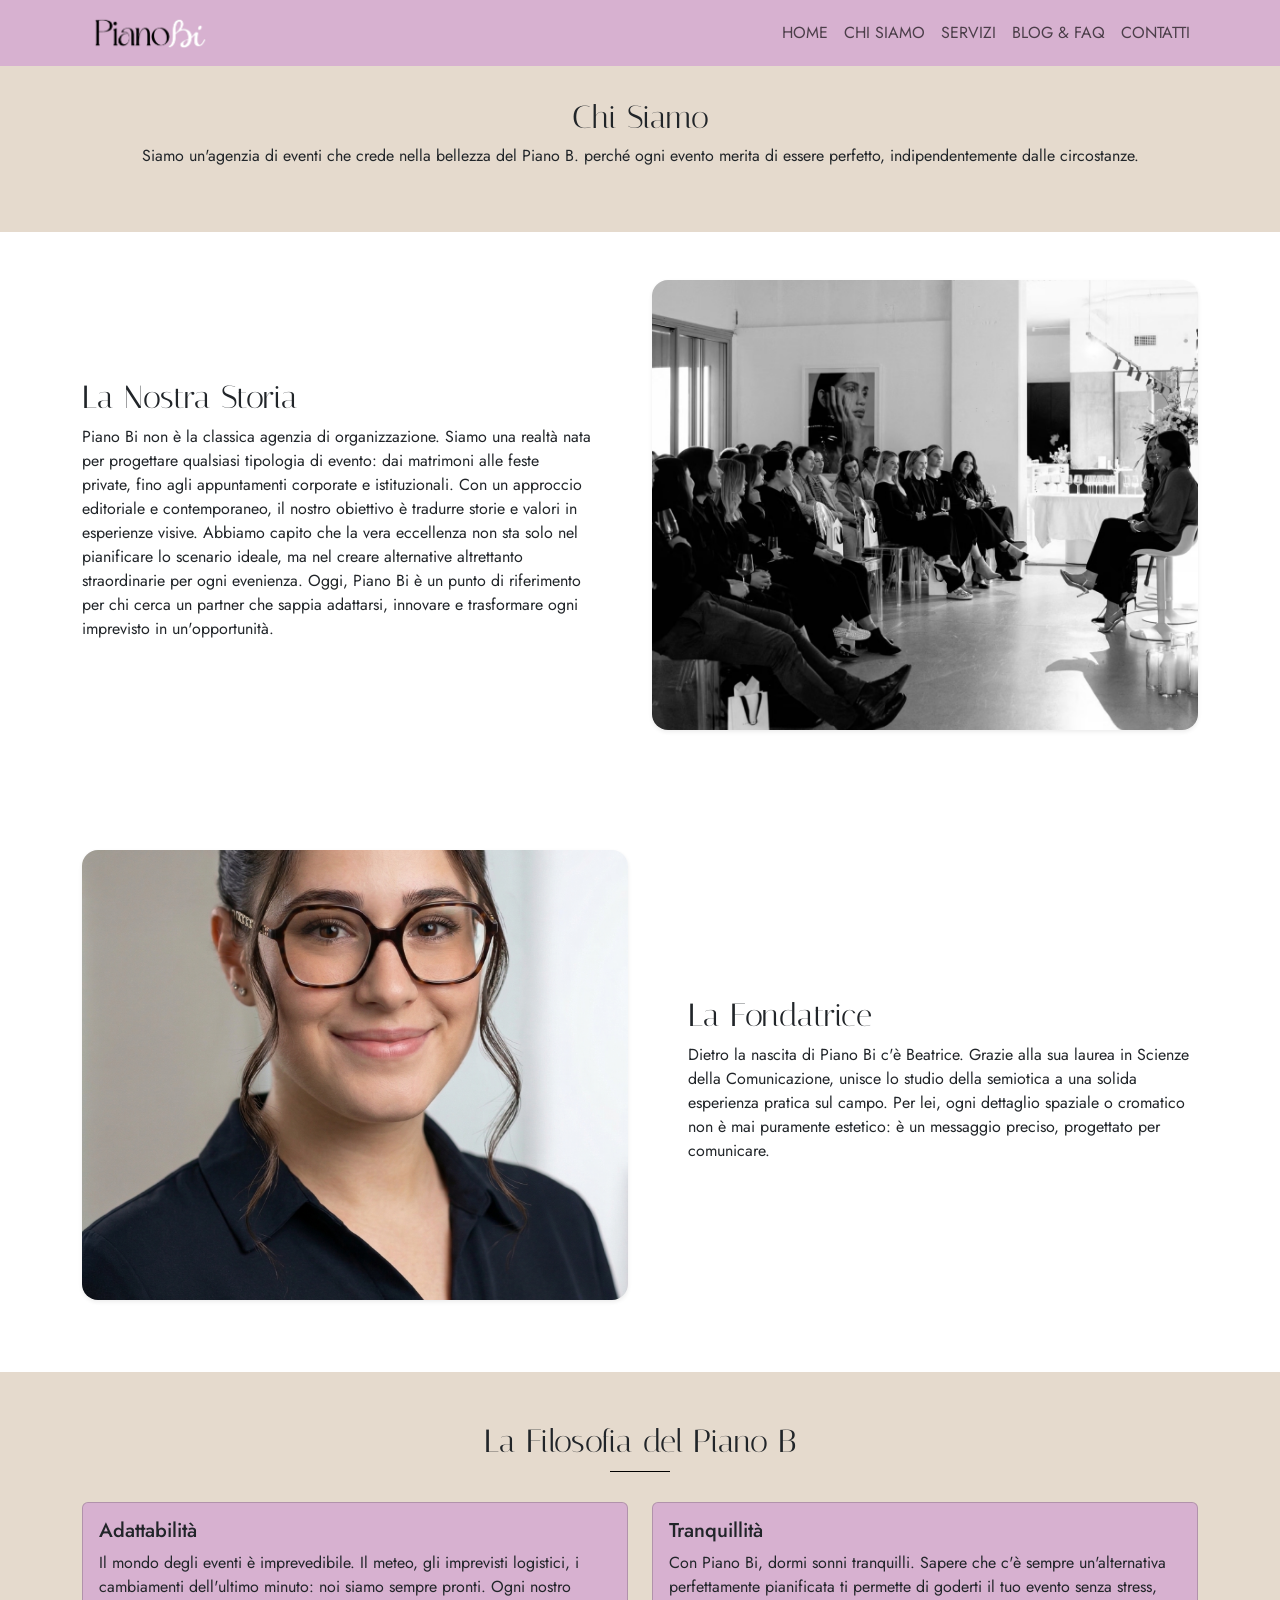
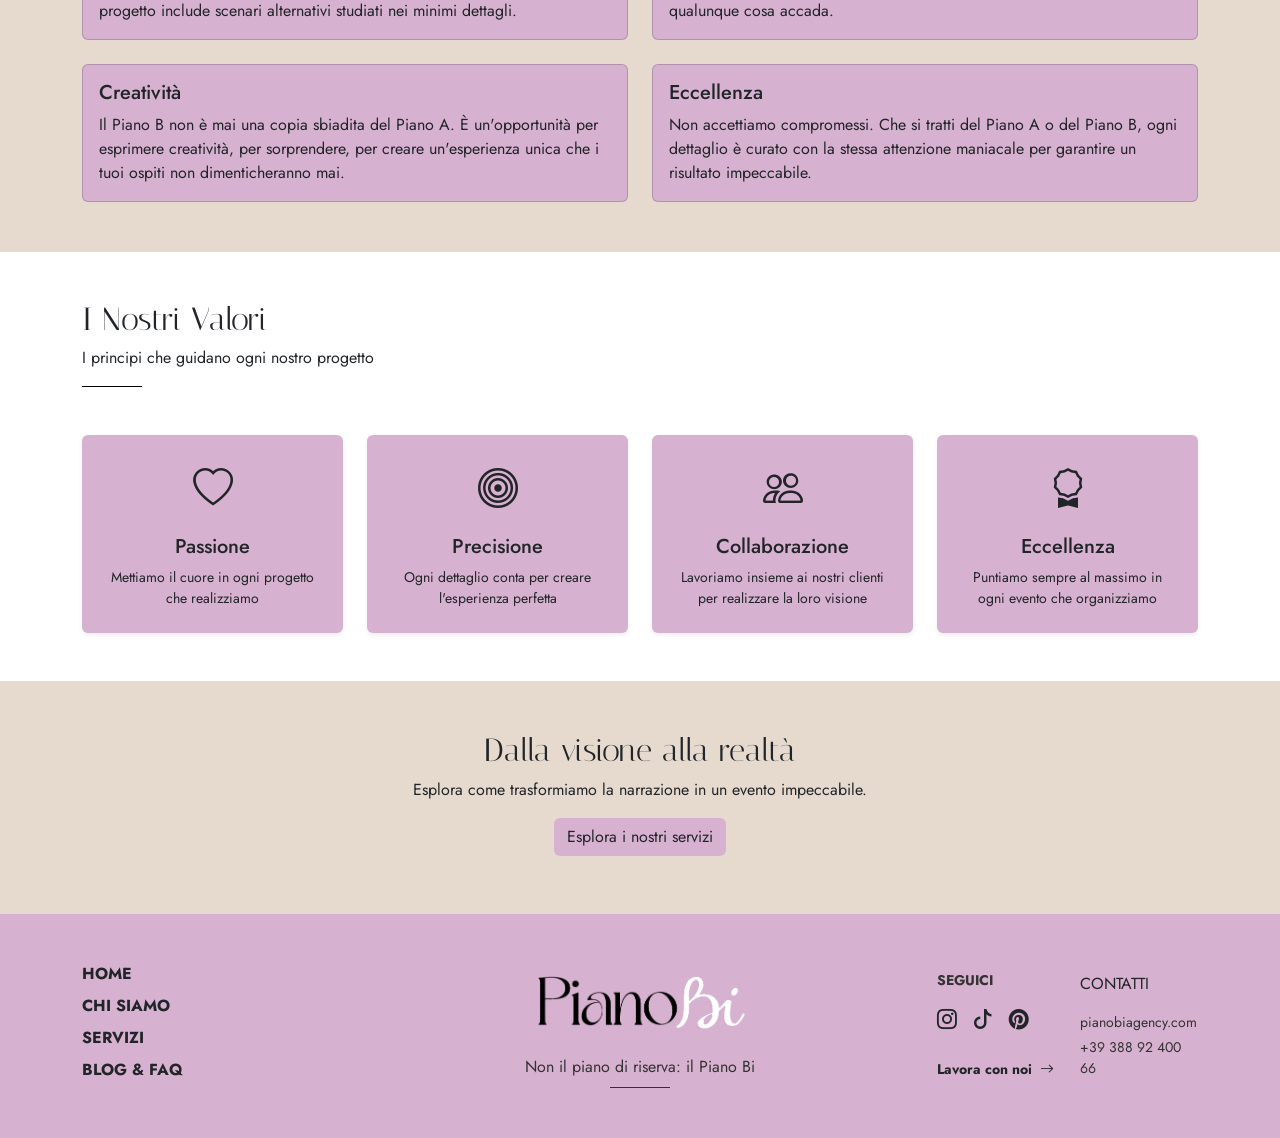
<file: chi-siamo.html>
<!DOCTYPE html>
<html>
	<head>
	<meta charset="UTF-8" />
		<title>Piano Bi | Agency</title>

				<link href="https://cdn.jsdelivr.net/npm/bootstrap@5.3.8/dist/css/bootstrap.min.css" rel="stylesheet" integrity="sha384-sRIl4kxILFvY47J16cr9ZwB07vP4J8+LH7qKQnuqkuIAvNWLzeN8tE5YBujZqJLB" crossorigin="anonymous">
				<link rel="stylesheet" href="https://cdn.jsdelivr.net/npm/bootstrap-icons@1.11.3/font/bootstrap-icons.min.css">
		<link rel="stylesheet" type="text/css"
			href="stile/graficapbi.css"
		/>
		<link rel="preconnect" href="https://fonts.googleapis.com">
		<link rel="preconnect" href="https://fonts.gstatic.com" crossorigin>
		<link href="https://fonts.googleapis.com/css2?family=Italiana&family=Jost:ital,wght@0,100..900;1,100..900&family=Mea+Culpa&display=swap" rel="stylesheet">
<meta name="viewport" content="width=device-width, initial-scale=1" />
</head>
	
<body>
	<div class="menu">
		<nav class="navbar navbar-expand-lg fixed-top">
		<div class="container">
		
			<a class="navbar-brand" href="index.html">
			<img src="immagini/logo_barra_bianco.png" alt="Piano Bi Logo" height="40">
			</a>

			<button class="navbar-toggler" type="button" data-bs-toggle="collapse" data-bs-target="#navbarNav">
			<span class="navbar-toggler-icon"></span>
			</button>

			<div class="collapse navbar-collapse" id="navbarNav">
				<ul class="navbar-nav ms-auto"> <li class="nav-item">
				 <a class="nav-link" href="index.html">HOME</a>
				</li>
				<li class="nav-item">
				 <a class="nav-link" href="chi-siamo.html">CHI SIAMO</a>
				</li>
				<li class="nav-item">
				 <a class="nav-link" href="servizi.html">SERVIZI</a>
				</li>
				<li class="nav-item">
				 <a class="nav-link" href="blog.html">BLOG & FAQ</a>
				</li>
				<li class="nav-item">
				 <a class="nav-link" href="contatti.html">CONTATTI</a>
				</li>
				</ul>
			</div>
		</div>
		</nav>
	</div> 
	
	
	
	<header class="header-pianobi text-center py-5">
	<div class="container">
		<h2> Chi Siamo </h2>
		<p>Siamo un'agenzia di eventi che crede nella bellezza del Piano B. perché ogni evento merita di essere perfetto, indipendentemente dalle circostanze.</p>
	</div>
</header>

<section class="storia py-5">	
	<div class="container">
		
		<div class="row align-items-center mb-5 pb-4">
			<div class="col-md-6 pe-md-5">
				<h2>La Nostra Storia</h2>
				<p>Piano Bi non è la classica agenzia di organizzazione. Siamo una realtà nata per progettare qualsiasi tipologia di evento: dai matrimoni alle feste private, fino agli appuntamenti corporate e istituzionali.
				Con un approccio editoriale e contemporaneo, il nostro obiettivo è tradurre storie e valori in esperienze visive. Abbiamo capito che la vera eccellenza non sta solo nel pianificare lo scenario ideale, ma nel creare alternative altrettanto straordinarie per ogni evenienza. Oggi, Piano Bi è un punto di riferimento per chi cerca un partner che sappia adattarsi, innovare e trasformare ogni imprevisto in un'opportunità.
				</p>	
			</div>
			<div class="col-md-6">
				<img src="immagini/nostrastoria.jpeg" alt="riunione dell'agenzia" class="img-fluid rounded-4 shadow-sm w-100 object-fit-cover" style="max-height: 450px;"> 
			</div>
		</div> 
		
		<div class="row align-items-center">
			<div class="col-md-6 order-2 order-md-1">
				<img src="immagini/Gemini_Generated_Image_waqx1xwaqx1xwaqx.png" alt="Beatrice, fondatrice di Piano Bi" class="img-fluid rounded-4 shadow-sm w-100 object-fit-cover" style="max-height: 450px;"> 
			</div>
			<div class="col-md-6 ps-md-5 order-1 order-md-2 mb-4 mb-md-0">
				<h2>La Fondatrice</h2>
				<p>Dietro la nascita di Piano Bi c'è Beatrice. Grazie alla sua laurea in Scienze della Comunicazione, unisce lo studio della semiotica a una solida esperienza pratica sul campo. Per lei, ogni dettaglio spaziale o cromatico non è mai puramente estetico: è un messaggio preciso, progettato per comunicare.
				</p>
			</div>
		</div>

	</div>
</section>
	
	
	<section class="sezione-filosofia">
		<div class="container">
			<div class="text-center">
			<h2>La Filosofia del Piano B</h2>
			<div class="mx-auto" style="width: 60px; height: 1px; background-color: #000; margin-top: 10px; margin-bottom: 30px;"></div>
		</div>
	
		<div class="row g-4">
		
		<div class="col-md-6">		
			<div class="card h-100 card-filosofia">
			  <div class="card-body">
				<h5 class="card-title">Adattabilità</h5>
				<p class="card-text">Il mondo degli eventi è imprevedibile. Il meteo, gli imprevisti logistici, i cambiamenti dell'ultimo minuto: noi siamo sempre pronti. Ogni nostro progetto include scenari alternativi studiati nei minimi dettagli.</p>
			</div>
			</div>
		</div>
		
		
		<div class="col-md-6">	
			<div class="card h-100 card-filosofia">
			<div class="card-body">
			<h5 class="card-title">Tranquillità</h5>
			<p class="card-text">Con Piano Bi, dormi sonni tranquilli. Sapere che c'è sempre un'alternativa perfettamente pianificata ti permette di goderti il tuo evento senza stress, qualunque cosa accada.</p>
			</div>
		  </div>
		</div>
		
		<div class="col-md-6">	
			<div class="card h-100 card-filosofia">
				<div class="card-body">
				<h5 class="card-title">Creatività</h5>
				<p class="card-text">Il Piano B non è mai una copia sbiadita del Piano A. È un'opportunità per esprimere creatività, per sorprendere, per creare un'esperienza unica che i tuoi ospiti non dimenticheranno mai.</p>
				</div>	
			</div>
		</div>
		
		<div class="col-md-6">	
			<div class="card h-100 card-filosofia">
				<div class="card-body">
				<h5 class="card-title">Eccellenza</h5>
				<p class="card-text">Non accettiamo compromessi. Che si tratti del Piano A o del Piano B, ogni dettaglio è curato con la stessa attenzione maniacale per garantire un risultato impeccabile.</p>
				</div>
			</div>
		</div>
	</div>
</section>



<section class="sezione-valori py-5">
  <div class="container">

    <div class="mb-5">
      <h2>I Nostri Valori</h2>
      <p class="mb-3">I principi che guidano ogni nostro progetto</p>
      <div style="width: 60px; height: 1px; background-color: #000;"></div>
    </div>

    <div class="row g-4 text-center">

      <div class="col-md-6 col-lg-3">
        <div class="card h-100 card-valori border-0 shadow-sm">
          <div class="card-body p-4">
            <div class="icona-valore mx-auto mb-3 d-flex align-items-center justify-content-center">
              <i class="bi bi-heart fs-1"></i>
            </div>
            <h5 class="card-title">Passione</h5>
            <p class="card-text small">Mettiamo il cuore in ogni progetto che realizziamo</p>
          </div>
        </div>
      </div>

      <div class="col-md-6 col-lg-3">
        <div class="card h-100 card-valori border-0 shadow-sm">
          <div class="card-body p-4">
            <div class="icona-valore mx-auto mb-3 d-flex align-items-center justify-content-center">
              <i class="bi bi-bullseye fs-1"></i>
            </div>
            <h5 class="card-title">Precisione</h5>
            <p class="card-text small">Ogni dettaglio conta per creare l'esperienza perfetta</p>
          </div>
        </div>
      </div>

      <div class="col-md-6 col-lg-3">
        <div class="card h-100 card-valori border-0 shadow-sm">
          <div class="card-body p-4">
            <div class="icona-valore mx-auto mb-3 d-flex align-items-center justify-content-center">
              <i class="bi bi-people fs-1"></i>
            </div>
            <h5 class="card-title">Collaborazione</h5>
            <p class="card-text small">Lavoriamo insieme ai nostri clienti per realizzare la loro visione</p>
          </div>
        </div>
      </div>

      <div class="col-md-6 col-lg-3">
        <div class="card h-100 card-valori border-0 shadow-sm">
          <div class="card-body p-4">
            <div class="icona-valore mx-auto mb-3 d-flex align-items-center justify-content-center">
              <i class="bi bi-award fs-1"></i>
            </div>
            <h5 class="card-title">Eccellenza</h5>
            <p class="card-text small">Puntiamo sempre al massimo in ogni evento che organizziamo</p>
          </div>
        </div>
      </div>

    </div>
  </div>
</section>


  <div class="sezione-call-to-action text-center">
		<h2 class="text-center">Dalla visione alla realtà</h2>
				<p class="text-center">Esplora come trasformiamo la narrazione in un evento impeccabile.</p>
			<h3><a href="servizi.html" class="btn ">Esplora i nostri servizi</a></h3>
	</div> 
    
<footer class="footer-pianobi py-5">
    <div class="container">
        <div class="row align-items-center">
            
            <div class="col-md-3">
                <ul class="nav flex-column footer-links list-unstyled">
                    <li class="nav-item">
                        <a href="index.html" class="nav-link p-0 mb-2 text-dark fw-bold small text-uppercase">HOME</a>
                    </li>
                    <li class="nav-item">
                        <a href="chi-siamo.html" class="nav-link p-0 mb-2 text-dark fw-bold small text-uppercase">CHI SIAMO</a>
                    </li>
                    <li class="nav-item">
                        <a href="servizi.html" class="nav-link p-0 mb-2 text-dark fw-bold small text-uppercase">SERVIZI</a>
                    </li>
                    <li class="nav-item">
                        <a href="blog.html" class="nav-link p-0 mb-2 text-dark fw-bold small text-uppercase">BLOG & FAQ</a>
                    </li>
                </ul>
            </div>
            
            <div class="col-md-6 text-center">
                <img src="immagini/logo_barra_bianco.png" alt="Piano Bi Logo" class="img-fluid mb-3" style="max-height: 75px;">
                <p class="mb-2">Non il piano di riserva: il Piano Bi</p>
                <div class="mx-auto" style="width: 60px; height: 1px; background-color: rgb(51, 51, 51);"></div>
            </div>
            
            <div class="col-md-3">
                <div class="row">
                    <div class="col-6">
                        <h6 class="fw-bold mb-3 small">SEGUICI</h6>
                        <div class="d-flex gap-3 mb-4">
                            <a href="https://www.instagram.com/pianobiagency/" class="text-dark"><i class="bi bi-instagram fs-5"></i></a>
                            <a href="https://www.tiktok.com/@pianobiagency" class="text-dark"><i class="bi bi-tiktok fs-5"></i></a>
                            <a href="https://it.pinterest.com/bbiancobeatrice/" class="text-dark"><i class="bi bi-pinterest fs-5"></i></a>
                        </div>
                        <a href="contatti.html" class="text-dark text-decoration-none small fw-bold d-flex align-items-center">
                            Lavora con noi <i class="bi bi-arrow-right ms-2"></i>
                        </a>
                    </div>
                    
                    <div class="col-6 text-start">
                        <a href="contatti.html" class="nav-link p-0 mb-3 text-dark ffw-bold small text-uppercase">
                            CONTATTI
                        </a>
                        <p class="small mb-1">pianobiagency.com</p>
                        <p class="small mb-0">+39 388 92 400 66</p>
                    </div>
                </div>
            </div>

        </div>
    </div>
</footer>
	
	
	
		
		
		
		
		
		
		<script src="https://cdn.jsdelivr.net/npm/bootstrap@5.3.8/dist/js/bootstrap.bundle.min.js" integrity="sha384-FKyoEForCGlyvwx9Hj09JcYn3nv7wiPVlz7YYwJrWVcXK/BmnVDxM+D2scQbITxI" crossorigin="anonymous"></script>
	</body>
</html>
</file>
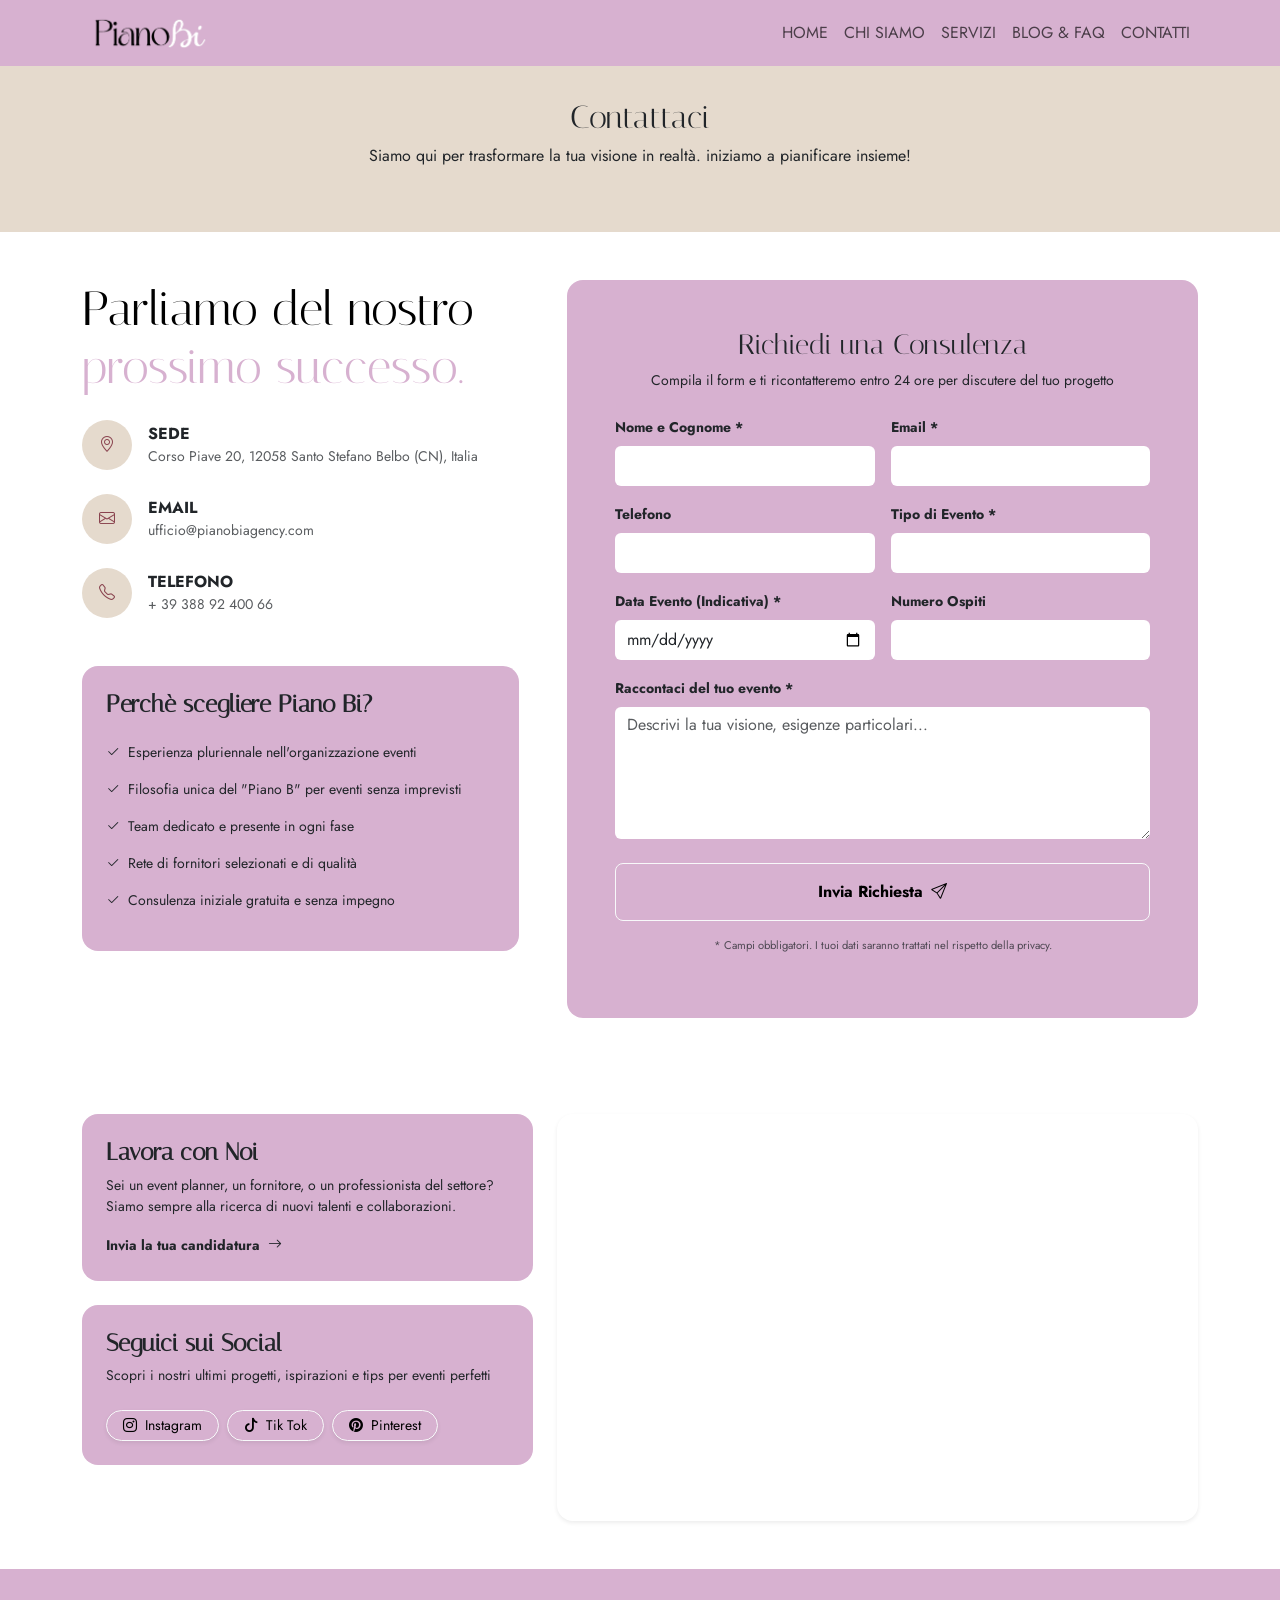
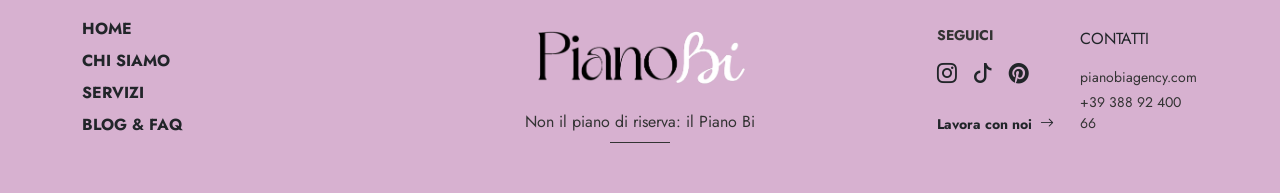
<file: contatti.html>
<!DOCTYPE html>
<html>
	<head>
	<meta charset="UTF-8" />
		<title>Piano Bi | Agency</title>

				<link href="https://cdn.jsdelivr.net/npm/bootstrap@5.3.8/dist/css/bootstrap.min.css" rel="stylesheet" integrity="sha384-sRIl4kxILFvY47J16cr9ZwB07vP4J8+LH7qKQnuqkuIAvNWLzeN8tE5YBujZqJLB" crossorigin="anonymous">
				<link rel="stylesheet" href="https://cdn.jsdelivr.net/npm/bootstrap-icons@1.11.3/font/bootstrap-icons.min.css">
		<link rel="stylesheet" type="text/css"
			href="stile/graficapbi.css"
		/>
		<link rel="preconnect" href="https://fonts.googleapis.com">
		<link rel="preconnect" href="https://fonts.gstatic.com" crossorigin>
		<link href="https://fonts.googleapis.com/css2?family=Italiana&family=Jost:ital,wght@0,100..900;1,100..900&family=Mea+Culpa&display=swap" rel="stylesheet">
		<meta name="viewport" content="width=device-width, initial-scale=1" />
</head>
	
<body>

	<div class="menu">
		<nav class="navbar navbar-expand-lg fixed-top">
		<div class="container">
		
			<a class="navbar-brand" href="index.html">
			<img src="immagini/logo_barra_bianco.png" alt="Piano Bi Logo" height="40">
			</a>

			<button class="navbar-toggler" type="button" data-bs-toggle="collapse" data-bs-target="#navbarNav">
			<span class="navbar-toggler-icon"></span>
			</button>

			<div class="collapse navbar-collapse" id="navbarNav">
				<ul class="navbar-nav ms-auto"> <li class="nav-item">
				 <a class="nav-link" href="index.html">HOME</a>
				</li>
				<li class="nav-item">
				 <a class="nav-link" href="chi-siamo.html">CHI SIAMO</a>
				</li>
				<li class="nav-item">
				 <a class="nav-link" href="servizi.html">SERVIZI</a>
				</li>
				<li class="nav-item">
				 <a class="nav-link" href="blog.html">BLOG & FAQ</a>
				</li>
				<li class="nav-item">
				 <a class="nav-link" href="contatti.html">CONTATTI</a>
				</li>
				</ul>
			</div>
		</div>
		</nav>
	</div> 
	
	<header class="header-pianobi text-center py-5">
	<div class="container">
		<h2> Contattaci </h2>
		<p>Siamo qui per trasformare la tua visione in realtà. iniziamo a pianificare insieme!</p>
	</div>
	</header>
	<section class="contatti-sezione py-5">
    <div class="container">
        <div class="row g-5">
            
            <div class="col-lg-5">
                <div class="recapiti mb-5">
                    <h1 class="titolo_contatti display-5 fw-light mb-4">Parliamo del nostro <br><span style="color: rgb(215, 177, 208);">prossimo successo.</span></h1>
                    
                    <div class="d-flex align-items-center mb-4">
                        <div class="icon-circle me-3 d-flex align-items-center justify-content-center" style="width: 50px; height: 50px; background-color: rgb(229, 218, 205); border-radius: 50%;">
                            <i class="bi bi-geo-alt" style="color: rgb(138, 68, 79);"></i>
                        </div>
                        <div>
                            <p class="mb-0 fw-bold">SEDE</p>
                            <p class="mb-0 small text-muted">Corso Piave 20, 12058 Santo Stefano Belbo (CN), Italia</p>
                        </div>
                    </div>

                    <div class="d-flex align-items-center mb-4">
                        <div class="icon-circle me-3 d-flex align-items-center justify-content-center" style="width: 50px; height: 50px; background-color: rgb(229, 218, 205); border-radius: 50%;">
                            <i class="bi bi-envelope" style="color: rgb(138, 68, 79);"></i>
                        </div>
                        <div>
                            <p class="mb-0 fw-bold">EMAIL</p>
                            <p class="mb-0 small text-muted">ufficio@pianobiagency.com</p>
                        </div>
                    </div>

                    <div class="d-flex align-items-center mb-4">
                        <div class="icon-circle me-3 d-flex align-items-center justify-content-center" style="width: 50px; height: 50px; background-color: rgb(229, 218, 205); border-radius: 50%;">
                            <i class="bi bi-telephone" style="color: rgb(138, 68, 79);"></i>
                        </div>
                        <div>
                            <p class="mb-0 fw-bold">TELEFONO</p>
                            <p class="mb-0 small text-muted">+ 39 388 92 400 66</p>
                        </div>
                    </div>
                </div>

                <div class="perche-scegliere p-4 rounded-4" style="background-color: rgb(215, 177, 208);">
                    <h2 class="h4 fw-bold mb-4">Perchè scegliere Piano Bi?</h2>
                    <ul class="list-unstyled">
                        <li class="mb-3 d-flex align-items-start small"><i class="bi bi-check2 me-2"></i> Esperienza pluriennale nell'organizzazione eventi</li>
                        <li class="mb-3 d-flex align-items-start small"><i class="bi bi-check2 me-2"></i> Filosofia unica del "Piano B" per eventi senza imprevisti</li>
                        <li class="mb-3 d-flex align-items-start small"><i class="bi bi-check2 me-2"></i> Team dedicato e presente in ogni fase</li>
                        <li class="mb-3 d-flex align-items-start small"><i class="bi bi-check2 me-2"></i> Rete di fornitori selezionati e di qualità</li>
                        <li class="mb-3 d-flex align-items-start small"><i class="bi bi-check2 me-2"></i> Consulenza iniziale gratuita e senza impegno</li>
                    </ul>
                </div>
            </div>

            <div class="col-lg-7">
                <div class="form-container p-4 p-md-5 rounded-4" style="background-color: rgb(215, 177, 208);">
                    <div class="text-center mb-4">
                        <h2 class="h3 fw-light">Richiedi una Consulenza</h2>
                        <p class="small">Compila il form e ti ricontatteremo entro 24 ore per discutere del tuo progetto</p>
                    </div>

                    <form>
                        <div class="row g-3">
                            <div class="col-md-6">
                                <label for="nome-cognome" class="form-label small fw-bold">Nome e Cognome *</label>
                                <input type="text" id="nome-cognome" class="form-control border-0 py-2">
                            </div>
                            <div class="col-md-6">
                                <label for="email" class="form-label small fw-bold">Email *</label>
                                <input type="email" id="email" class="form-control border-0 py-2">
                            </div>
                            <div class="col-md-6">
                                <label for="telefono" class="form-label small fw-bold">Telefono</label>
                                <input type="tel" id="telefono" class="form-control border-0 py-2">
                            </div>
                            <div class="col-md-6">
                                <label for="tipo-di-evento" class="form-label small fw-bold">Tipo di Evento *</label>
                                <input type="text" id="tipo-di-evento" class="form-control border-0 py-2">
                            </div>
                            <div class="col-md-6">
                                <label for="data-evento" class="form-label small fw-bold">Data Evento (Indicativa) *</label>
                                <input type="date" id="data-evento" class="form-control border-0 py-2">
                            </div>
                            <div class="col-md-6">
                                <label for="numero-ospiti" class="form-label small fw-bold">Numero Ospiti</label>
                                <input type="number" id="numero-ospiti" class="form-control border-0 py-2">
                            </div>
                            <div class="col-12">
                                <label for="messaggio" class="form-label small fw-bold">Raccontaci del tuo evento *</label>
                                <textarea id="messaggio" class="form-control border-0" rows="5" placeholder="Descrivi la tua visione, esigenze particolari..."></textarea>
                            </div>
                            <div class="col-12 mt-4">
                                <button type="submit" class="btn btn-light w-100 py-3 rounded-3 d-flex align-items-center justify-content-center fw-bold">
                                    Invia Richiesta <i class="bi bi-send ms-2"></i>
                                </button>
                                <p class="text-center mt-3 x-small text-muted" style="font-size: 0.7rem;">* Campi obbligatori. I tuoi dati saranno trattati nel rispetto della privacy.</p>
                            </div>
                        </div>
                    </form>
                </div>
            </div>

        </div>
    </div>
</section>

	<section class="lavora-social-mappa py-5">
    <div class="container">
        <div class="row g-4 align-items-stretch">
            
            <div class="col-md-5">
                
                <div class="lavora-con-noi p-4 rounded-4 mb-4" style="background-color: rgb(215, 177, 208);">
                    <h2 class="h4 fw-bold">Lavora con Noi</h2>
                    <p class="small">Sei un event planner, un fornitore, o un professionista del settore? Siamo sempre alla ricerca di nuovi talenti e collaborazioni.</p>
                    <a href="contatti.html" class="text-dark text-decoration-none fw-bold small">
                        Invia la tua candidatura <i class="bi bi-arrow-right ms-1"></i>
                    </a>
                </div>

                <div class="seguici-social p-4 rounded-4" style="background-color: rgb(215, 177, 208);">
                    <h2 class="h4 fw-bold">Seguici sui Social</h2>
                    <p class="small mb-4">Scopri i nostri ultimi progetti, ispirazioni e tips per eventi perfetti</p>
                    
                    <div class="d-flex flex-wrap gap-2">
                        <a href="https://www.instagram.com/pianobiagency/" class="btn btn-light rounded-pill btn-sm px-3 shadow-sm">
                            <i class="bi bi-instagram me-1"></i> Instagram
                        </a>
                        <a href="https://www.tiktok.com/@pianobiagency" class="btn btn-light rounded-pill btn-sm px-3 shadow-sm">
                            <i class="bi bi-tiktok me-1"></i> Tik Tok
                        </a>
                        <a href="https://it.pinterest.com/bbiancobeatrice/" class="btn btn-light rounded-pill btn-sm px-3 shadow-sm">
                            <i class="bi bi-pinterest me-1"></i> Pinterest
                        </a>
                    </div>
                </div>

            </div>

            <div class="col-md-7">
                <div class="mappa-container h-100">
                    <iframe 
                        src="https://www.google.com/maps/embed?pb=!1m18!1m12!1m3!1d2831.644154378151!2d8.223846676839352!3d44.72152868298755!2m3!1f0!2f0!3f0!3m2!1i1024!2i768!4f13.1!3m3!1m2!1s0x478796850614059d%3A0xc489d06b528b4c2b!2sCorso%20Piave%2C%2020%2C%2012058%20Santo%20Stefano%20Belbo%20CN!5e0!3m2!1sit!2sit!4v1711200000000!5m2!1sit!2sit" 
                        width="100%" 
                        height="100%" 
                        style="border:0; min-height: 400px;" 
                        class="rounded-4 shadow-sm"
                        allowfullscreen="" 
                        loading="lazy" 
                        referrerpolicy="no-referrer-when-downgrade">
                    </iframe>
                </div>
            </div>

        </div>
    </div>
</section>

<footer class="footer-pianobi py-5">
    <div class="container">
        <div class="row align-items-center">
            
            <div class="col-md-3">
                <ul class="nav flex-column footer-links list-unstyled">
                    <li class="nav-item">
                        <a href="index.html" class="nav-link p-0 mb-2 text-dark fw-bold small text-uppercase">HOME</a>
                    </li>
                    <li class="nav-item">
                        <a href="chi-siamo.html" class="nav-link p-0 mb-2 text-dark fw-bold small text-uppercase">CHI SIAMO</a>
                    </li>
                    <li class="nav-item">
                        <a href="servizi.html" class="nav-link p-0 mb-2 text-dark fw-bold small text-uppercase">SERVIZI</a>
                    </li>
                    <li class="nav-item">
                        <a href="blog.html" class="nav-link p-0 mb-2 text-dark fw-bold small text-uppercase">BLOG & FAQ</a>
                    </li>
                </ul>
            </div>
            
            <div class="col-md-6 text-center">
                <img src="immagini/logo_barra_bianco.png" alt="Piano Bi Logo" class="img-fluid mb-3" style="max-height: 75px;">
                <p class="mb-2">Non il piano di riserva: il Piano Bi</p>
                <div class="mx-auto" style="width: 60px; height: 1px; background-color: rgb(51, 51, 51);"></div>
            </div>
            
            <div class="col-md-3">
                <div class="row">
                    <div class="col-6">
                        <h6 class="fw-bold mb-3 small">SEGUICI</h6>
                        <div class="d-flex gap-3 mb-4">
                            <a href="https://www.instagram.com/pianobiagency/" class="text-dark"><i class="bi bi-instagram fs-5"></i></a>
                            <a href="https://www.tiktok.com/@pianobiagency" class="text-dark"><i class="bi bi-tiktok fs-5"></i></a>
                            <a href="https://it.pinterest.com/bbiancobeatrice/" class="text-dark"><i class="bi bi-pinterest fs-5"></i></a>
                        </div>
                        <a href="contatti.html" class="text-dark text-decoration-none small fw-bold d-flex align-items-center">
                            Lavora con noi <i class="bi bi-arrow-right ms-2"></i>
                        </a>
                    </div>
                    
                    <div class="col-6 text-start">
                        <a href="contatti.html" class="nav-link p-0 mb-3 text-dark ffw-bold small text-uppercase">
                            CONTATTI
                        </a>
                        <p class="small mb-1">pianobiagency.com</p>
                        <p class="small mb-0">+39 388 92 400 66</p>
                    </div>
                </div>
            </div>

        </div>
    </div>
</footer>
	
		
		

		<script src="https://cdn.jsdelivr.net/npm/bootstrap@5.3.8/dist/js/bootstrap.bundle.min.js" integrity="sha384-FKyoEForCGlyvwx9Hj09JcYn3nv7wiPVlz7YYwJrWVcXK/BmnVDxM+D2scQbITxI" crossorigin="anonymous"></script>
	</body>
</html>
</file>
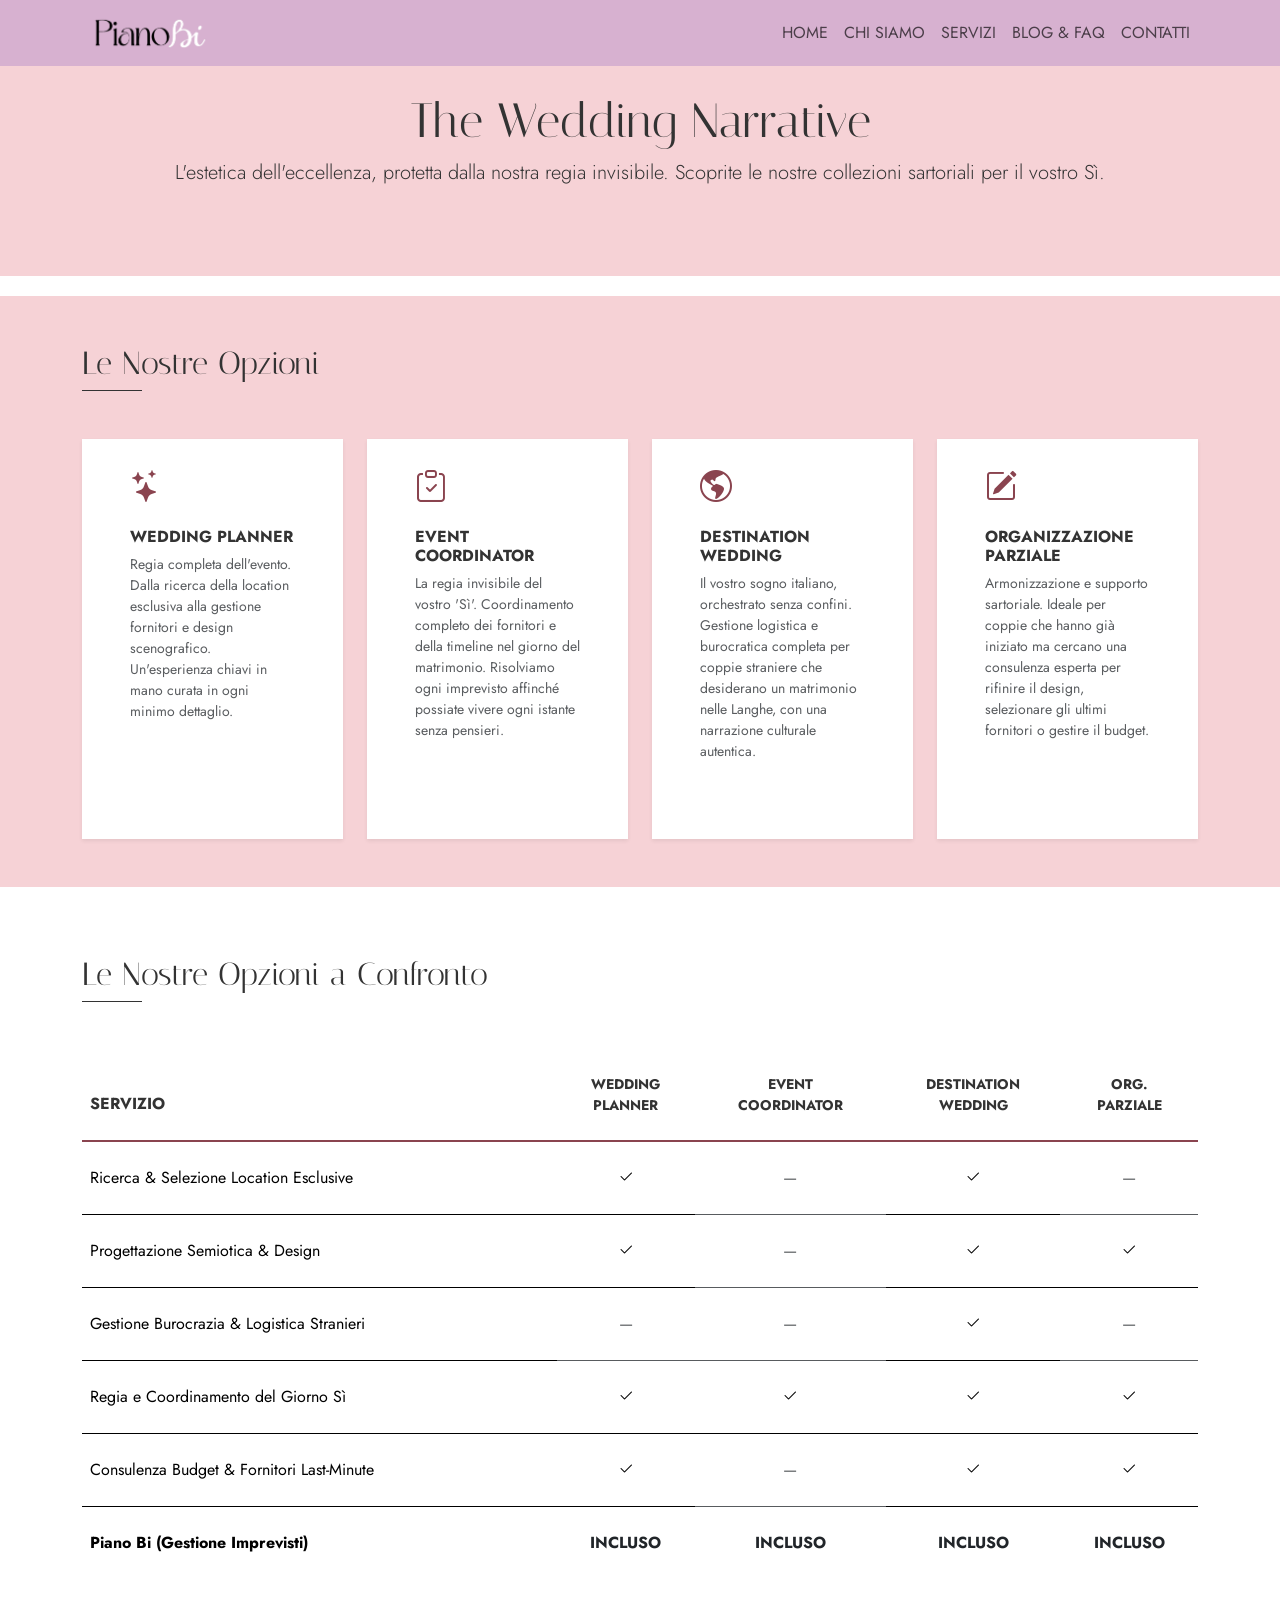
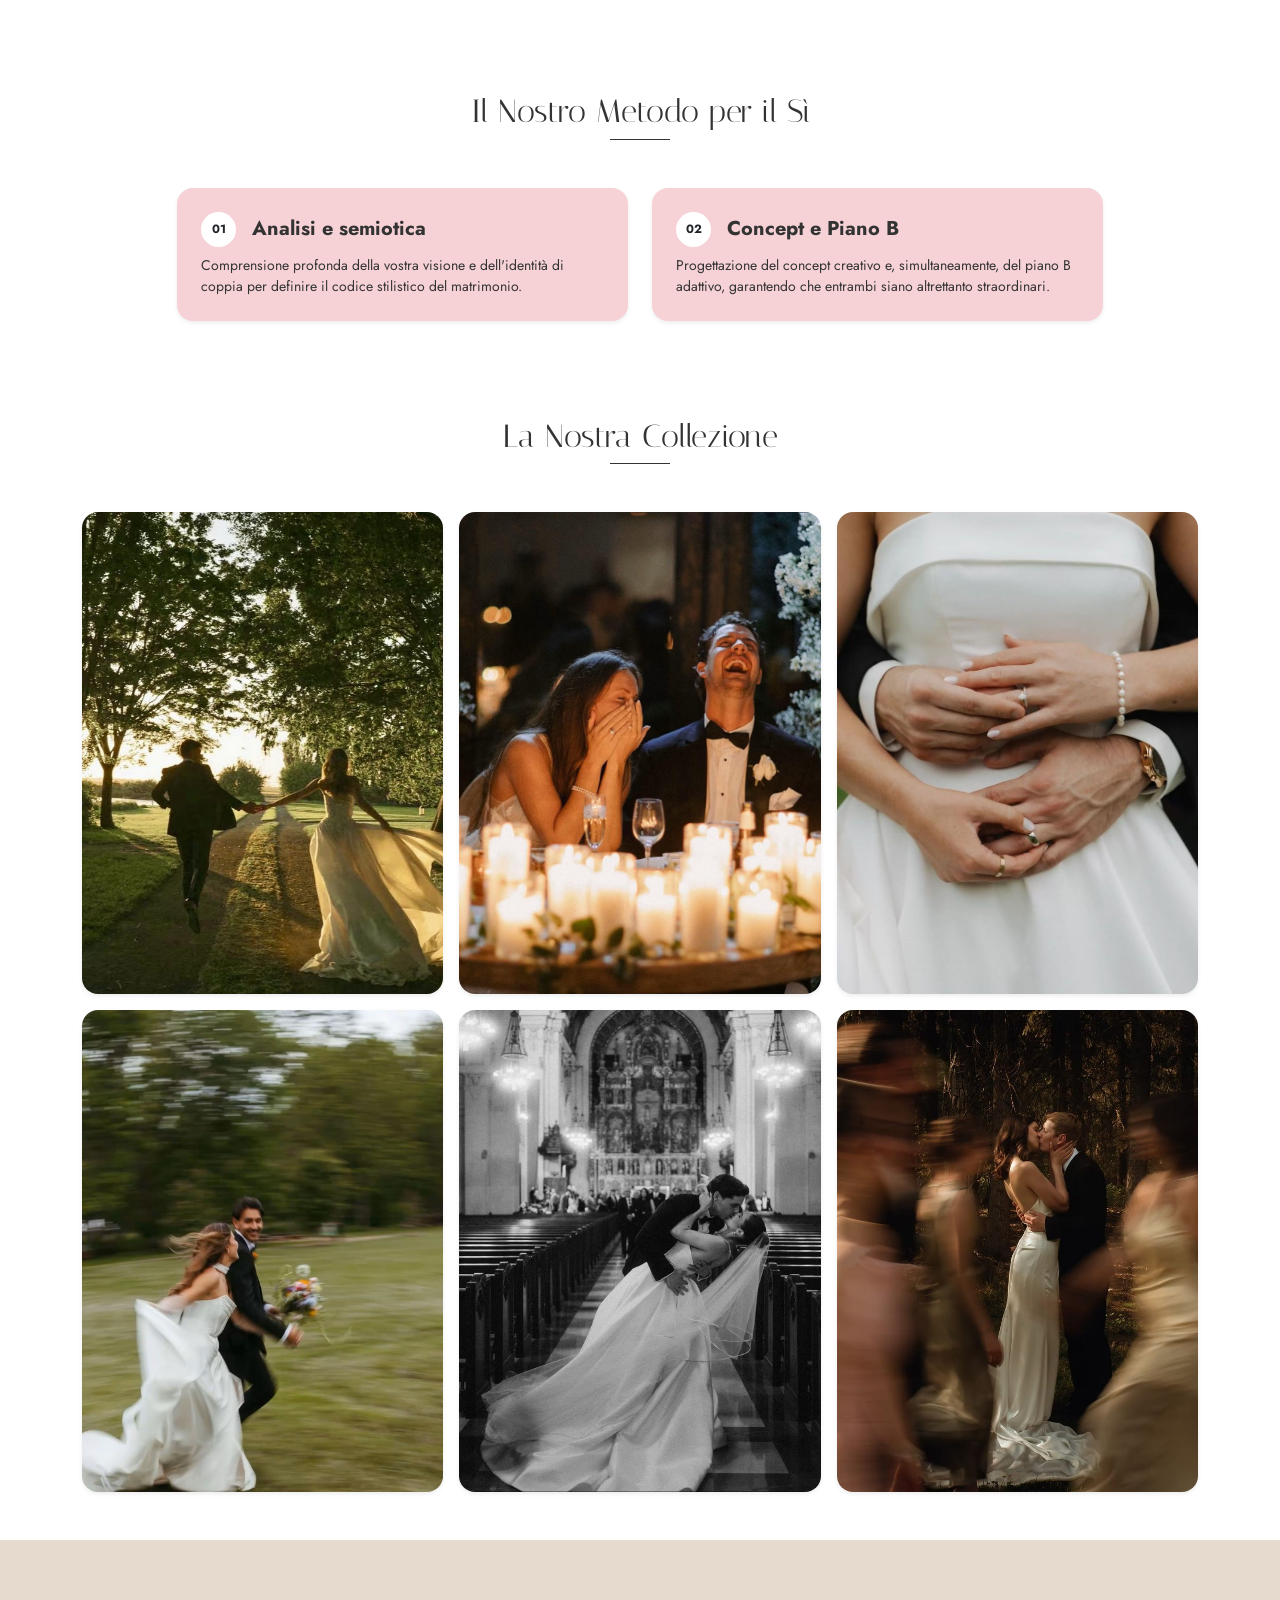
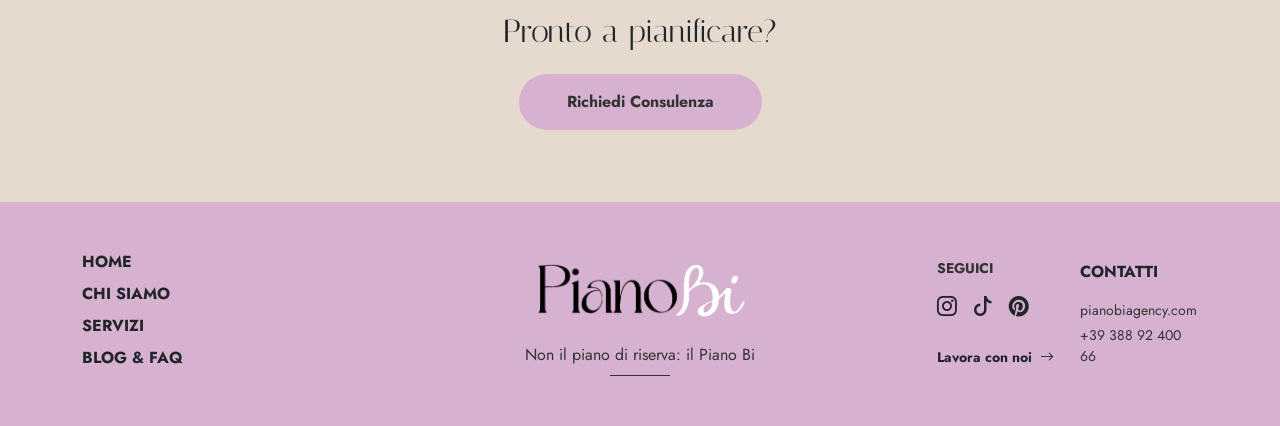
<file: servizi matrimoni.html>
<!DOCTYPE html>
<html>
<head>
	<meta charset="UTF-8" />
		<title>Piano Bi | Agency</title>

				<link href="https://cdn.jsdelivr.net/npm/bootstrap@5.3.8/dist/css/bootstrap.min.css" rel="stylesheet" integrity="sha384-sRIl4kxILFvY47J16cr9ZwB07vP4J8+LH7qKQnuqkuIAvNWLzeN8tE5YBujZqJLB" crossorigin="anonymous">
				<link rel="stylesheet" href="https://cdn.jsdelivr.net/npm/bootstrap-icons@1.11.3/font/bootstrap-icons.min.css">
		<meta name="viewport" content="width=device-width, initial-scale=1" />
		<link rel="stylesheet" type="text/css"
			href="stile/graficapbi.css"
		/>
		<link rel="preconnect" href="https://fonts.googleapis.com">
		<link rel="preconnect" href="https://fonts.gstatic.com" crossorigin>
		<link href="https://fonts.googleapis.com/css2?family=Italiana&family=Jost:ital,wght@0,100..900;1,100..900&family=Mea+Culpa&display=swap" rel="stylesheet">
</head>
	
<body>
	<div class="menu">
		<nav class="navbar navbar-expand-lg fixed-top">
		<div class="container">
		
			<a class="navbar-brand" href="index.html">
			<img src="immagini/logo_barra_bianco.png" alt="Piano Bi Logo" height="40">
			</a>

			<button class="navbar-toggler" type="button" data-bs-toggle="collapse" data-bs-target="#navbarNav">
			<span class="navbar-toggler-icon"></span>
			</button>

			<div class="collapse navbar-collapse" id="navbarNav">
				<ul class="navbar-nav ms-auto"> <li class="nav-item">
				 <a class="nav-link" href="index.html">HOME</a>
				</li>
				<li class="nav-item">
				 <a class="nav-link" href="chi-siamo.html">CHI SIAMO</a>
				</li>
				<li class="nav-item">
				 <a class="nav-link" href="servizi.html">SERVIZI</a>
				</li>
				<li class="nav-item">
				 <a class="nav-link" href="blog.html">BLOG & FAQ</a>
				</li>
				<li class="nav-item">
				 <a class="nav-link" href="contatti.html">CONTATTI</a>
				</li>
				</ul>
			</div>
		</div>
		</nav>
	</div> 
	<header class="header-wedding text-center py-5">
    <div class="container py-4">
        <h1 class="display-5" style="color: rgb(51, 51, 51);">The Wedding Narrative</h1>
        <p class="lead" style="color: rgb(51, 51, 51);">L'estetica dell'eccellenza, protetta dalla nostra regia invisibile. Scoprite le nostre collezioni sartoriali per il vostro Sì.</p>
    </div>
</header>

<section class="servizi-wedding py-5">
    <div class="container">
        <div class="mb-5 text-start">
            <h2>Le Nostre Opzioni</h2>
            <div style="width: 60px; height: 1px; background-color: rgb(51, 51, 51);"></div>
        </div>
        
        <div class="row g-4">
            <div class="card-wedding col-md-6 col-lg-3">
                <div class="card h-100 border-0 shadow-sm px-5 py-4 text-start rounded-0" style="background-color: rgb(255, 255, 255);">
                    <div class="mb-3">
                        <i class="bi bi-stars fs-2" style="color: rgb(138, 68, 79);"></i>
                    </div>
                    <h3 class="h6 fw-bold text-uppercase" style="color: rgb(51, 51, 51);">WEDDING PLANNER</h3>
                    <p class="small text-muted mb-0">Regia completa dell'evento. Dalla ricerca della location esclusiva alla gestione fornitori e design scenografico. Un'esperienza chiavi in mano curata in ogni minimo dettaglio.</p>
                </div>
            </div>

            <div class="card-wedding col-md-6 col-lg-3">
                <div class="card h-100 border-0 shadow-sm px-5 py-4 text-start rounded-0" style="background-color: rgb(255, 255, 255);">
                    <div class="mb-3">
                        <i class="bi bi-clipboard-check fs-2" style="color: rgb(138, 68, 79);"></i>
                    </div>
                    <h3 class="h6 fw-bold text-uppercase" style="color: rgb(51, 51, 51);">EVENT COORDINATOR</h3>
                    <p class="small text-muted mb-0">La regia invisibile del vostro 'Sì'. Coordinamento completo dei fornitori e della timeline nel giorno del matrimonio. Risolviamo ogni imprevisto affinché possiate vivere ogni istante senza pensieri.</p>
                </div>
            </div>

            <div class="card-wedding col-md-6 col-lg-3">
                <div class=" card h-100 border-0 shadow-sm px-5 py-4 text-start rounded-0" style="background-color: rgb(255, 255, 255);">
                    <div class="mb-3">
                        <i class="bi bi-globe-americas fs-2" style="color: rgb(138, 68, 79);"></i>
                    </div>
                    <h3 class="h6 fw-bold text-uppercase" style="color: rgb(51, 51, 51);">DESTINATION WEDDING</h3>
                    <p class="small text-muted mb-0">Il vostro sogno italiano, orchestrato senza confini. Gestione logistica e burocratica completa per coppie straniere che desiderano un matrimonio nelle Langhe, con una narrazione culturale autentica.</p>
                </div>
            </div>

            <div class="card-wedding col-md-6 col-lg-3">
                <div class="card h-100 border-0 shadow-sm px-5 py-4 text-start rounded-0" style="background-color: rgb(255, 255, 255);">
                    <div class="mb-3">
                        <i class="bi bi-pencil-square fs-2" style="color: rgb(138, 68, 79);"></i>
                    </div>
                    <h3 class="h6 fw-bold text-uppercase" style="color: rgb(51, 51, 51);">ORGANIZZAZIONE PARZIALE</h3>
                    <p class="small text-muted mb-0">Armonizzazione e supporto sartoriale. Ideale per coppie che hanno già iniziato ma cercano una consulenza esperta per rifinire il design, selezionare gli ultimi fornitori o gestire il budget.</p>
                </div>
            </div>
        </div>
    </div>
</section>

<section class="tabella-confronto py-5 bg-white">
    <div class="container">
        <div class="mb-5 text-start">
            <h2 style="color: rgb(51, 51, 51);">Le Nostre Opzioni a Confronto</h2>
            <div style="width: 60px; height: 1px; background-color: rgb(51, 51, 51);"></div>
        </div>

        <div class="table-responsive">
            <table class="table align-middle border-0">
                <thead>
                    <tr style="border-bottom: 2px solid rgb(138, 68, 79);"> <th scope="col" class="py-4 fw-bold" style="color: rgb(51, 51, 51); min-width: 200px;">SERVIZIO</th>
                        <th scope="col" class="py-4 text-center fw-bold small" style="color: rgb(51, 51, 51);">WEDDING<br>PLANNER</th>
                        <th scope="col" class="py-4 text-center fw-bold small" style="color: rgb(51, 51, 51);">EVENT<br>COORDINATOR</th>
                        <th scope="col" class="py-4 text-center fw-bold small" style="color: rgb(51, 51, 51);">DESTINATION<br>WEDDING</th>
                        <th scope="col" class="py-4 text-center fw-bold small" style="color: rgb(51, 51, 51);">ORG.<br>PARZIALE</th>
                    </tr>
                </thead>
                <tbody class="text-secondary">
                    <tr>
                        <td class="py-4">Ricerca & Selezione Location Esclusive</td>
                        <td class="text-center"><i class="bi bi-check2"></i></td>
                        <td class="text-center text-muted">—</td>
                        <td class="text-center"><i class="bi bi-check2"></i></td>
                        <td class="text-center text-muted">—</td>
                    </tr>
                    <tr>
                        <td class="py-4">Progettazione Semiotica & Design</td>
                        <td class="text-center"><i class="bi bi-check2"></i></td>
                        <td class="text-center text-muted">—</td>
                        <td class="text-center"><i class="bi bi-check2"></i></td>
                        <td class="text-center"><i class="bi bi-check2"></i></td>
                    </tr>
                    <tr>
                        <td class="py-4">Gestione Burocrazia & Logistica Stranieri</td>
                        <td class="text-center text-muted">—</td>
                        <td class="text-center text-muted">—</td>
                        <td class="text-center"><i class="bi bi-check2"></i></td>
                        <td class="text-center text-muted">—</td>
                    </tr>
                    <tr>
                        <td class="py-4">Regia e Coordinamento del Giorno Sì</td>
                        <td class="text-center"><i class="bi bi-check2"></i></td>
                        <td class="text-center"><i class="bi bi-check2"></i></td>
                        <td class="text-center"><i class="bi bi-check2"></i></td>
                        <td class="text-center"><i class="bi bi-check2"></i></td>
                    </tr>
                    <tr>
                        <td class="py-4">Consulenza Budget & Fornitori Last-Minute</td>
                        <td class="text-center"><i class="bi bi-check2"></i></td>
                        <td class="text-center text-muted">—</td>
                        <td class="text-center"><i class="bi bi-check2"></i></td>
                        <td class="text-center"><i class="bi bi-check2"></i></td>
                    </tr>
                    <tr style="border-bottom: transparent;">
                        <td class="py-4 fw-bold">Piano Bi (Gestione Imprevisti)</td>
                        <td class="text-center fw-bold text-dark">INCLUSO</td>
                        <td class="text-center fw-bold text-dark">INCLUSO</td>
                        <td class="text-center fw-bold text-dark">INCLUSO</td>
                        <td class="text-center fw-bold text-dark">INCLUSO</td>
                    </tr>
                </tbody>
            </table>
        </div>
    </div>
</section>




<section class="metodo-wedding py-5 bg-white">
    <div class="container">
        <div class="text-center mb-5">
            <h2 style="color: rgb(51, 51, 51);">Il Nostro Metodo per il Sì</h2>
            <div style="width: 60px; height: 1px; background-color: rgb(51, 51, 51); margin: 0 auto;"></div>
        </div>

        <div class="row g-4 justify-content-center">
            <div class="col-md-5">
                <div class="p-4 rounded-4 shadow-sm" style="background-color: rgb(246, 210, 214);">
                    <div class="d-flex align-items-center mb-2">
                        <span class="badge rounded-circle bg-white text-dark p-2 me-3" style="width: 35px; height: 35px; display: flex; align-items: center; justify-content: center;">01</span>
                        <h4 class="h5 mb-0 fw-bold" style="color: rgb(51, 51, 51);">Analisi e semiotica</h4>
                    </div>
                    <p class="small text-start mb-0" style="color: rgb(51, 51, 51);">Comprensione profonda della vostra visione e dell'identità di coppia per definire il codice stilistico del matrimonio.</p>
                </div>
            </div>
            <div class="col-md-5">
                <div class="p-4 rounded-4 shadow-sm" style="background-color: rgb(246, 210, 214);">
                    <div class="d-flex align-items-center mb-2">
                        <span class="badge rounded-circle bg-white text-dark p-2 me-3" style="width: 35px; height: 35px; display: flex; align-items: center; justify-content: center;">02</span>
                        <h4 class="h5 mb-0 fw-bold" style="color: rgb(51, 51, 51);">Concept e Piano B</h4>
                    </div>
                    <p class="small text-start mb-0" style="color: rgb(51, 51, 51);">Progettazione del concept creativo e, simultaneamente, del piano B adattivo, garantendo che entrambi siano altrettanto straordinari.</p>
                </div>
            </div>
        </div>
    </div>
</section>

<section class="collezione-wedding py-5">
    <div class="container">
        <div class="text-center mb-5">
            <h2 style="color: rgb(51, 51, 51);">La Nostra Collezione</h2>
            <div style="width: 60px; height: 1px; background-color: rgb(51, 51, 51); margin: 0 auto;"></div>
        </div>
        <div class="row g-3">
            <div class="col-6 col-md-4"><img src="immagini/foto-home.jpeg" class="img-fluid rounded-4 shadow-sm" alt="sposi"></div>
            <div class="col-6 col-md-4"><img src="immagini/wed6.jpeg" class="img-fluid rounded-4 shadow-sm" alt="sposi che ridono"></div>
            <div class="col-6 col-md-4"><img src="immagini/wed.jpeg" class="img-fluid rounded-4 shadow-sm" alt="mani sposi"></div>
            <div class="col-6 col-md-4"><img src="immagini/wed2.jpeg" class="img-fluid rounded-4 shadow-sm" alt="sposi corrono"></div>
			<div class="col-6 col-md-4"><img src="immagini/wed1.jpeg" class="img-fluid rounded-4 shadow-sm" alt="sposi bacio chiesa"></div>
            <div class="col-6 col-md-4"><img src="immagini/wed3.jpeg" class="img-fluid rounded-4 shadow-sm" alt="sposi bacio esterno"></div>
        </div>
    </div>
</section>




<section class="sezione-call-to-action py-5 text-center">
    <div class="container py-4">
        <h2 class="h2 mb-4">Pronto a pianificare?</h2>
        <a href="contatti.html" class="btn px-5 py-3 rounded-pill fw-bold" style="background-color: rgb(215, 177, 208); color: rgb(51, 51, 51); border: none;">Richiedi Consulenza</a>
    </div>
</section>
<footer class="footer-pianobi py-5" style="background-color: rgb(215, 177, 208);">
    <div class="container">
        <div class="row align-items-center">
            
            <div class="col-md-3">
                <ul class="nav flex-column footer-links list-unstyled">
                    <li class="nav-item">
                        <a href="index.html" class="nav-link p-0 mb-2 text-dark fw-bold small text-uppercase">HOME</a>
                    </li>
                    <li class="nav-item">
                        <a href="chi-siamo.html" class="nav-link p-0 mb-2 text-dark fw-bold small text-uppercase">CHI SIAMO</a>
                    </li>
                    <li class="nav-item">
                        <a href="servizi.html" class="nav-link p-0 mb-2 text-dark fw-bold small text-uppercase">SERVIZI</a>
                    </li>
                    <li class="nav-item">
                        <a href="blog.html" class="nav-link p-0 mb-2 text-dark fw-bold small text-uppercase">BLOG & FAQ</a>
                    </li>
                </ul>
            </div>
            
            <div class="col-md-6 text-center">
                <img src="immagini/logo_barra_bianco.png" alt="Piano Bi Logo" class="img-fluid mb-3" style="max-height: 75px;">
                <p class="mb-2" style="color: rgb(51, 51, 51);">Non il piano di riserva: il Piano Bi</p>
                <div class="mx-auto" style="width: 60px; height: 1px; background-color: rgb(51, 51, 51);"></div>
            </div>
            
            <div class="col-md-3">
                <div class="row">
                    <div class="col-6">
                        <h6 class="fw-bold mb-3 small" style="color: rgb(51, 51, 51);">SEGUICI</h6>
                        <div class="d-flex gap-3 mb-4">
                            <a href="https://www.instagram.com/pianobiagency/" class="text-dark"><i class="bi bi-instagram fs-5"></i></a>
                            <a href="https://www.tiktok.com/@pianobiagency" class="text-dark"><i class="bi bi-tiktok fs-5"></i></a>
                            <a href="https://it.pinterest.com/bbiancobeatrice/" class="text-dark"><i class="bi bi-pinterest fs-5"></i></a>
                        </div>
                        <a href="contatti.html" class="text-dark text-decoration-none small fw-bold d-flex align-items-center">
                            Lavora con noi <i class="bi bi-arrow-right ms-2"></i>
                        </a>
                    </div>
                    
                    <div class="col-6 text-start">
                        <a href="contatti.html" class="nav-link p-0 mb-3 text-dark fw-bold small text-uppercase">
                            CONTATTI
                        </a>
                        <p class="small mb-1" style="color: rgb(51, 51, 51);">pianobiagency.com</p>
                        <p class="small mb-0" style="color: rgb(51, 51, 51);">+39 388 92 400 66</p>
                    </div>
                </div>
            </div>

        </div>
    </div>
</footer>
		<script src="https://cdn.jsdelivr.net/npm/bootstrap@5.3.8/dist/js/bootstrap.bundle.min.js" integrity="sha384-FKyoEForCGlyvwx9Hj09JcYn3nv7wiPVlz7YYwJrWVcXK/BmnVDxM+D2scQbITxI" crossorigin="anonymous"></script>
	</body>
</html>
</file>
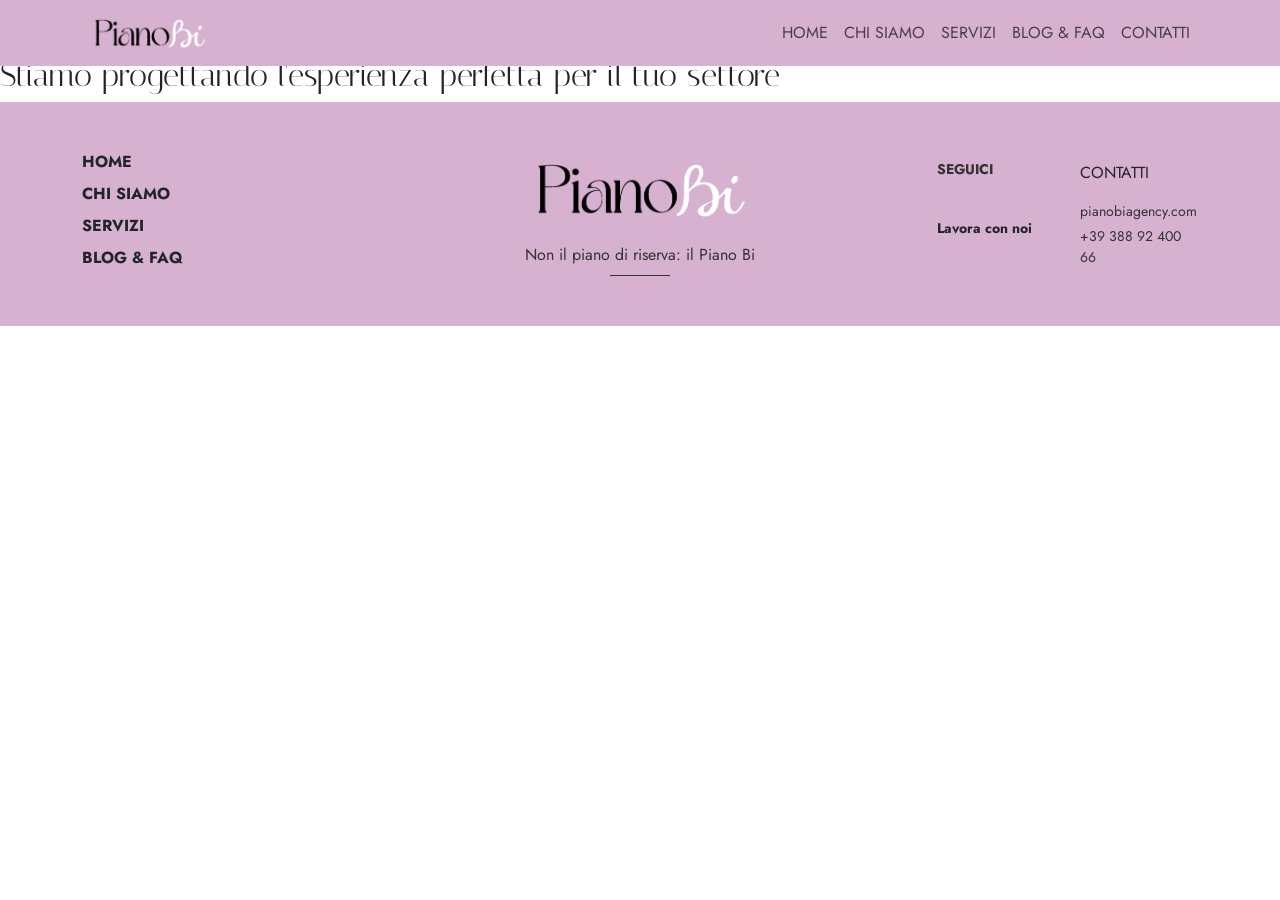
<file: servizi-corporate.html>
<!DOCTYPE html>
<html>
<head>
	<meta charset="UTF-8" />
		<title>Piano Bi | Agency</title>

				<link href="https://cdn.jsdelivr.net/npm/bootstrap@5.3.8/dist/css/bootstrap.min.css" rel="stylesheet" integrity="sha384-sRIl4kxILFvY47J16cr9ZwB07vP4J8+LH7qKQnuqkuIAvNWLzeN8tE5YBujZqJLB" crossorigin="anonymous">
		
		<link rel="stylesheet" type="text/css"
			href="stile/graficapbi.css"
		/>
		<link rel="preconnect" href="https://fonts.googleapis.com">
		<link rel="preconnect" href="https://fonts.gstatic.com" crossorigin>
		<link href="https://fonts.googleapis.com/css2?family=Italiana&family=Jost:ital,wght@0,100..900;1,100..900&family=Mea+Culpa&display=swap" rel="stylesheet">
<meta name="viewport" content="width=device-width, initial-scale=1" />
</head>
	
<body>
	<div class="menu">
		<nav class="navbar navbar-expand-lg fixed-top">
		<div class="container">
		
			<a class="navbar-brand" href="index.html">
			<img src="immagini/logo_barra_bianco.png" alt="Piano Bi Logo" height="40">
			</a>

			<button class="navbar-toggler" type="button" data-bs-toggle="collapse" data-bs-target="#navbarNav">
			<span class="navbar-toggler-icon"></span>
			</button>

			<div class="collapse navbar-collapse" id="navbarNav">
				<ul class="navbar-nav ms-auto"> <li class="nav-item">
				 <a class="nav-link" href="index.html">HOME</a>
				</li>
				<li class="nav-item">
				 <a class="nav-link" href="chi-siamo.html">CHI SIAMO</a>
				</li>
				<li class="nav-item">
				 <a class="nav-link" href="servizi.html">SERVIZI</a>
				</li>
				<li class="nav-item">
				 <a class="nav-link" href="blog.html">BLOG & FAQ</a>
				</li>
				<li class="nav-item">
				 <a class="nav-link" href="contatti.html">CONTATTI</a>
				</li>
				</ul>
			</div>
		</div>
		</nav>
	</div> 

<h1> Coming Soon... </h1>
<h2> Stiamo progettando l'esperienza perfetta per il tuo settore </h2>


<footer class="footer-pianobi py-5">
    <div class="container">
        <div class="row align-items-center">
            
            <div class="col-md-3">
                <ul class="nav flex-column footer-links list-unstyled">
                    <li class="nav-item">
                        <a href="index.html" class="nav-link p-0 mb-2 text-dark fw-bold small text-uppercase">HOME</a>
                    </li>
                    <li class="nav-item">
                        <a href="chi-siamo.html" class="nav-link p-0 mb-2 text-dark fw-bold small text-uppercase">CHI SIAMO</a>
                    </li>
                    <li class="nav-item">
                        <a href="servizi.html" class="nav-link p-0 mb-2 text-dark fw-bold small text-uppercase">SERVIZI</a>
                    </li>
                    <li class="nav-item">
                        <a href="blog.html" class="nav-link p-0 mb-2 text-dark fw-bold small text-uppercase">BLOG & FAQ</a>
                    </li>
                </ul>
            </div>
            
            <div class="col-md-6 text-center">
                <img src="immagini/logo_barra_bianco.png" alt="Piano Bi Logo" class="img-fluid mb-3" style="max-height: 75px;">
                <p class="mb-2">Non il piano di riserva: il Piano Bi</p>
                <div class="mx-auto" style="width: 60px; height: 1px; background-color: rgb(51, 51, 51);"></div>
            </div>
            
            <div class="col-md-3">
                <div class="row">
                    <div class="col-6">
                        <h6 class="fw-bold mb-3 small">SEGUICI</h6>
                        <div class="d-flex gap-3 mb-4">
                            <a href="https://www.instagram.com/pianobiagency/" class="text-dark"><i class="bi bi-instagram fs-5"></i></a>
                            <a href="https://www.tiktok.com/@pianobiagency" class="text-dark"><i class="bi bi-tiktok fs-5"></i></a>
                            <a href="https://it.pinterest.com/bbiancobeatrice/" class="text-dark"><i class="bi bi-pinterest fs-5"></i></a>
                        </div>
                        <a href="contatti.html" class="text-dark text-decoration-none small fw-bold d-flex align-items-center">
                            Lavora con noi <i class="bi bi-arrow-right ms-2"></i>
                        </a>
                    </div>
                    
                    <div class="col-6 text-start">
                        <a href="contatti.html" class="nav-link p-0 mb-3 text-dark ffw-bold small text-uppercase">
                            CONTATTI
                        </a>
                        <p class="small mb-1">pianobiagency.com</p>
                        <p class="small mb-0">+39 388 92 400 66</p>
                    </div>
                </div>
            </div>

        </div>
    </div>

            
	<script src="https://cdn.jsdelivr.net/npm/bootstrap@5.3.8/dist/js/bootstrap.bundle.min.js" integrity="sha384-FKyoEForCGlyvwx9Hj09JcYn3nv7wiPVlz7YYwJrWVcXK/BmnVDxM+D2scQbITxI" crossorigin="anonymous"></script>
</body>
</html>
</file>
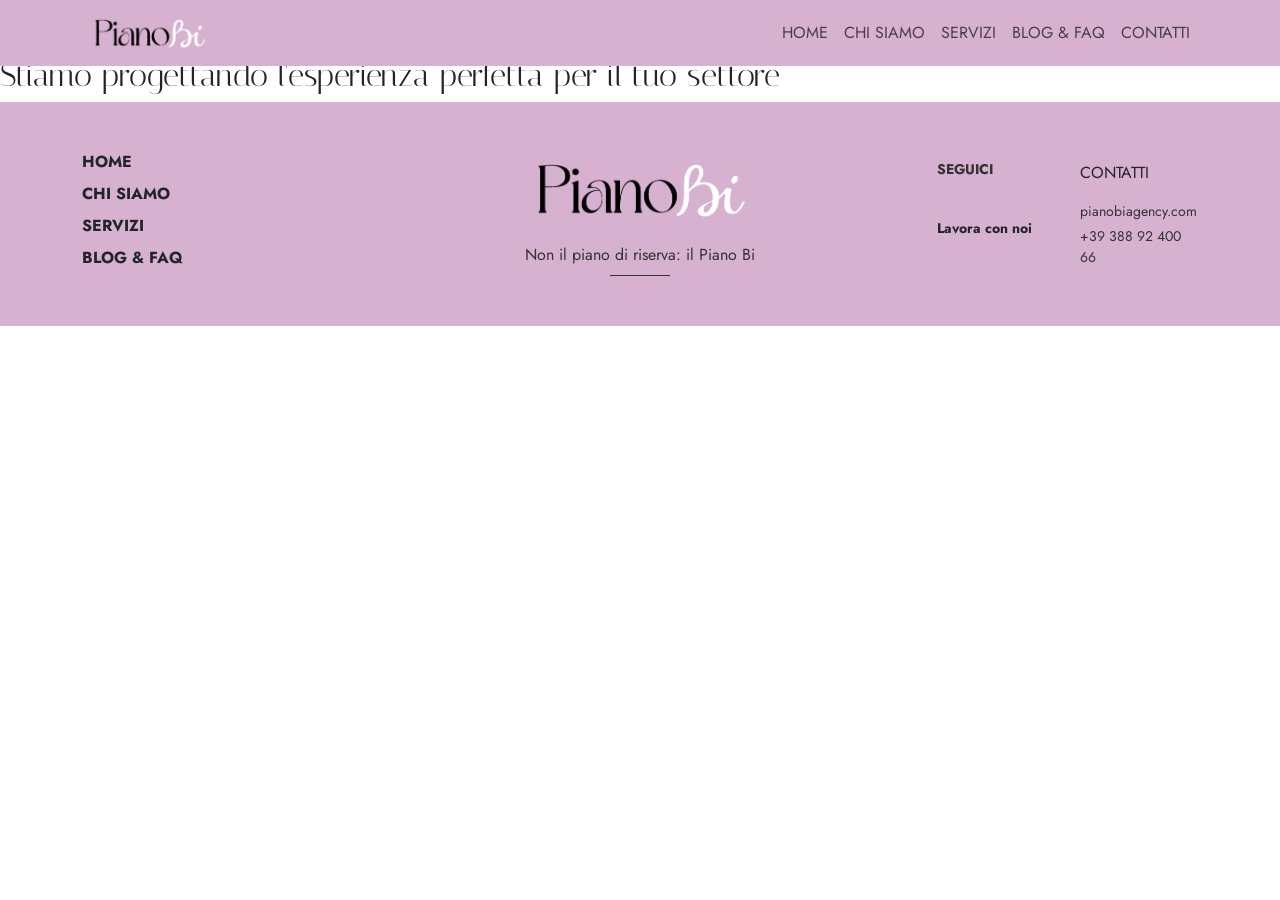
<file: servizi-istituzionali.html>
<!DOCTYPE html>
<html>
<head>
	<meta charset="UTF-8" />
		<title>Piano Bi | Agency</title>

				<link href="https://cdn.jsdelivr.net/npm/bootstrap@5.3.8/dist/css/bootstrap.min.css" rel="stylesheet" integrity="sha384-sRIl4kxILFvY47J16cr9ZwB07vP4J8+LH7qKQnuqkuIAvNWLzeN8tE5YBujZqJLB" crossorigin="anonymous">
		
		<link rel="stylesheet" type="text/css"
			href="stile/graficapbi.css"
		/>
		<link rel="preconnect" href="https://fonts.googleapis.com">
		<link rel="preconnect" href="https://fonts.gstatic.com" crossorigin>
		<link href="https://fonts.googleapis.com/css2?family=Italiana&family=Jost:ital,wght@0,100..900;1,100..900&family=Mea+Culpa&display=swap" rel="stylesheet">
<meta name="viewport" content="width=device-width, initial-scale=1" />
</head>
	
<body>
	<div class="menu">
		<nav class="navbar navbar-expand-lg fixed-top">
		<div class="container">
		
			<a class="navbar-brand" href="index.html">
			<img src="immagini/logo_barra_bianco.png" alt="Piano Bi Logo" height="40">
			</a>

			<button class="navbar-toggler" type="button" data-bs-toggle="collapse" data-bs-target="#navbarNav">
			<span class="navbar-toggler-icon"></span>
			</button>

			<div class="collapse navbar-collapse" id="navbarNav">
				<ul class="navbar-nav ms-auto"> <li class="nav-item">
				 <a class="nav-link" href="index.html">HOME</a>
				</li>
				<li class="nav-item">
				 <a class="nav-link" href="chi-siamo.html">CHI SIAMO</a>
				</li>
				<li class="nav-item">
				 <a class="nav-link" href="servizi.html">SERVIZI</a>
				</li>
				<li class="nav-item">
				 <a class="nav-link" href="blog.html">BLOG & FAQ</a>
				</li>
				<li class="nav-item">
				 <a class="nav-link" href="contatti.html">CONTATTI</a>
				</li>
				</ul>
			</div>
		</div>
		</nav>
	</div> 

<h1> Coming Soon... </h1>
<h2> Stiamo progettando l'esperienza perfetta per il tuo settore </h2>



<footer class="footer-pianobi py-5">
    <div class="container">
        <div class="row align-items-center">
            
            <div class="col-md-3">
                <ul class="nav flex-column footer-links list-unstyled">
                    <li class="nav-item">
                        <a href="index.html" class="nav-link p-0 mb-2 text-dark fw-bold small text-uppercase">HOME</a>
                    </li>
                    <li class="nav-item">
                        <a href="chi-siamo.html" class="nav-link p-0 mb-2 text-dark fw-bold small text-uppercase">CHI SIAMO</a>
                    </li>
                    <li class="nav-item">
                        <a href="servizi.html" class="nav-link p-0 mb-2 text-dark fw-bold small text-uppercase">SERVIZI</a>
                    </li>
                    <li class="nav-item">
                        <a href="blog.html" class="nav-link p-0 mb-2 text-dark fw-bold small text-uppercase">BLOG & FAQ</a>
                    </li>
                </ul>
            </div>
            
            <div class="col-md-6 text-center">
                <img src="immagini/logo_barra_bianco.png" alt="Piano Bi Logo" class="img-fluid mb-3" style="max-height: 75px;">
                <p class="mb-2">Non il piano di riserva: il Piano Bi</p>
                <div class="mx-auto" style="width: 60px; height: 1px; background-color: rgb(51, 51, 51);"></div>
            </div>
            
            <div class="col-md-3">
                <div class="row">
                    <div class="col-6">
                        <h6 class="fw-bold mb-3 small">SEGUICI</h6>
                        <div class="d-flex gap-3 mb-4">
                            <a href="https://www.instagram.com/pianobiagency/" class="text-dark"><i class="bi bi-instagram fs-5"></i></a>
                            <a href="https://www.tiktok.com/@pianobiagency" class="text-dark"><i class="bi bi-tiktok fs-5"></i></a>
                            <a href="https://it.pinterest.com/bbiancobeatrice/" class="text-dark"><i class="bi bi-pinterest fs-5"></i></a>
                        </div>
                        <a href="contatti.html" class="text-dark text-decoration-none small fw-bold d-flex align-items-center">
                            Lavora con noi <i class="bi bi-arrow-right ms-2"></i>
                        </a>
                    </div>
                    
                    <div class="col-6 text-start">
                        <a href="contatti.html" class="nav-link p-0 mb-3 text-dark ffw-bold small text-uppercase">
                            CONTATTI
                        </a>
                        <p class="small mb-1">pianobiagency.com</p>
                        <p class="small mb-0">+39 388 92 400 66</p>
                    </div>
                </div>
            </div>

        </div>
    </div>
</footer>
	<script src="https://cdn.jsdelivr.net/npm/bootstrap@5.3.8/dist/js/bootstrap.bundle.min.js" integrity="sha384-FKyoEForCGlyvwx9Hj09JcYn3nv7wiPVlz7YYwJrWVcXK/BmnVDxM+D2scQbITxI" crossorigin="anonymous"></script>
</body>
</html>
</file>
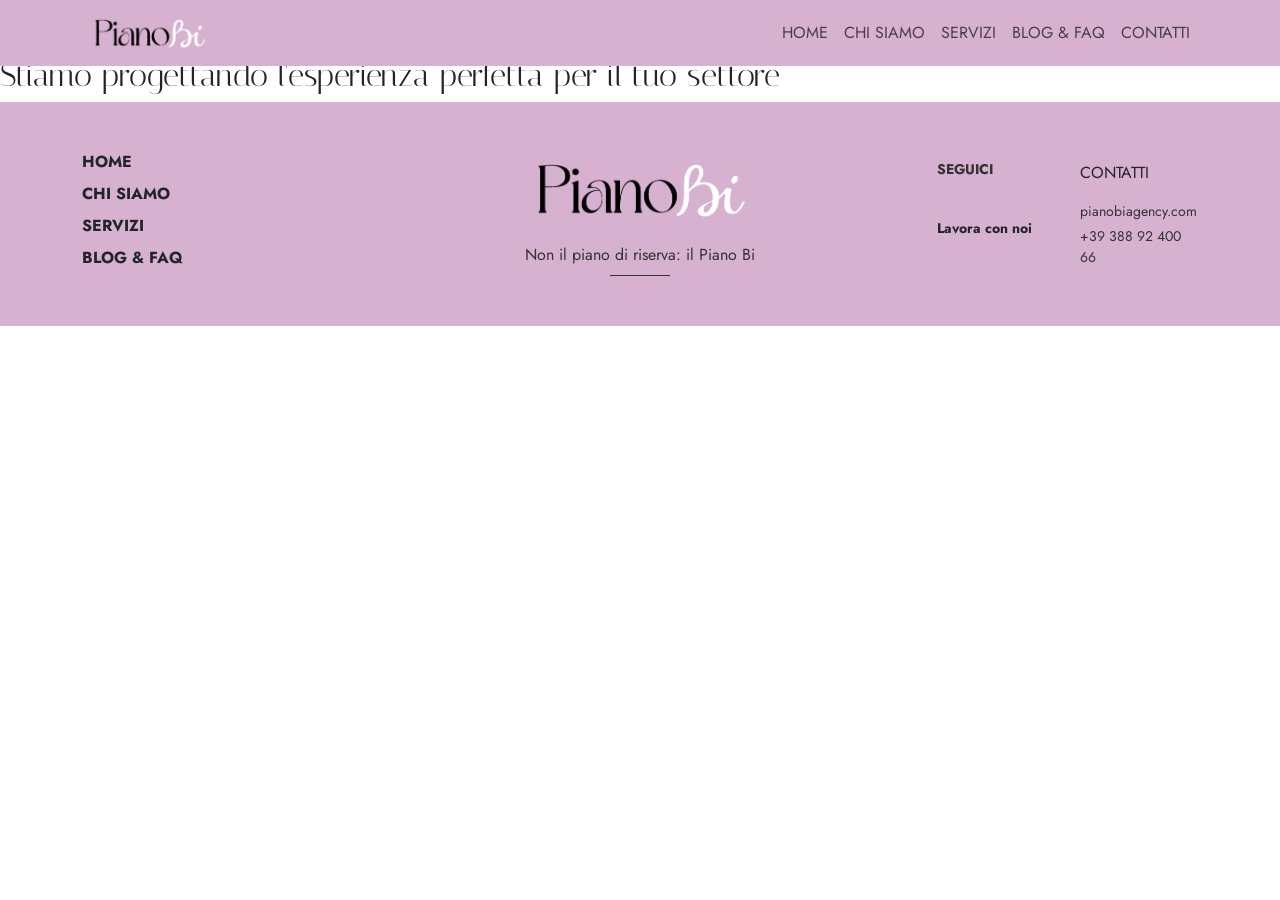
<file: servizi-private.html>
<!DOCTYPE html>
<html>
<head>
	<meta charset="UTF-8" />
		<title>Piano Bi | Agency</title>

				<link href="https://cdn.jsdelivr.net/npm/bootstrap@5.3.8/dist/css/bootstrap.min.css" rel="stylesheet" integrity="sha384-sRIl4kxILFvY47J16cr9ZwB07vP4J8+LH7qKQnuqkuIAvNWLzeN8tE5YBujZqJLB" crossorigin="anonymous">
		
		<link rel="stylesheet" type="text/css"
			href="stile/graficapbi.css"
		/>
		<link rel="preconnect" href="https://fonts.googleapis.com">
		<link rel="preconnect" href="https://fonts.gstatic.com" crossorigin>
		<link href="https://fonts.googleapis.com/css2?family=Italiana&family=Jost:ital,wght@0,100..900;1,100..900&family=Mea+Culpa&display=swap" rel="stylesheet">
<meta name="viewport" content="width=device-width, initial-scale=1" />
</head>
	
<body>
	<div class="menu">
		<nav class="navbar navbar-expand-lg fixed-top">
		<div class="container">
		
			<a class="navbar-brand" href="index.html">
			<img src="immagini/logo_barra_bianco.png" alt="Piano Bi Logo" height="40">
			</a>

			<button class="navbar-toggler" type="button" data-bs-toggle="collapse" data-bs-target="#navbarNav">
			<span class="navbar-toggler-icon"></span>
			</button>

			<div class="collapse navbar-collapse" id="navbarNav">
				<ul class="navbar-nav ms-auto"> <li class="nav-item">
				 <a class="nav-link" href="index.html">HOME</a>
				</li>
				<li class="nav-item">
				 <a class="nav-link" href="chi-siamo.html">CHI SIAMO</a>
				</li>
				<li class="nav-item">
				 <a class="nav-link" href="servizi.html">SERVIZI</a>
				</li>
				<li class="nav-item">
				 <a class="nav-link" href="blog.html">BLOG & FAQ</a>
				</li>
				<li class="nav-item">
				 <a class="nav-link" href="contatti.html">CONTATTI</a>
				</li>
				</ul>
			</div>
		</div>
		</nav>
	</div> 

<h1> Coming Soon... </h1>
<h2> Stiamo progettando l'esperienza perfetta per il tuo settore </h2>


<footer class="footer-pianobi py-5">
    <div class="container">
        <div class="row align-items-center">
            
            <div class="col-md-3">
                <ul class="nav flex-column footer-links list-unstyled">
                    <li class="nav-item">
                        <a href="index.html" class="nav-link p-0 mb-2 text-dark fw-bold small text-uppercase">HOME</a>
                    </li>
                    <li class="nav-item">
                        <a href="chi-siamo.html" class="nav-link p-0 mb-2 text-dark fw-bold small text-uppercase">CHI SIAMO</a>
                    </li>
                    <li class="nav-item">
                        <a href="servizi.html" class="nav-link p-0 mb-2 text-dark fw-bold small text-uppercase">SERVIZI</a>
                    </li>
                    <li class="nav-item">
                        <a href="blog.html" class="nav-link p-0 mb-2 text-dark fw-bold small text-uppercase">BLOG & FAQ</a>
                    </li>
                </ul>
            </div>
            
            <div class="col-md-6 text-center">
                <img src="immagini/logo_barra_bianco.png" alt="Piano Bi Logo" class="img-fluid mb-3" style="max-height: 75px;">
                <p class="mb-2">Non il piano di riserva: il Piano Bi</p>
                <div class="mx-auto" style="width: 60px; height: 1px; background-color: rgb(51, 51, 51);"></div>
            </div>
            
            <div class="col-md-3">
                <div class="row">
                    <div class="col-6">
                        <h6 class="fw-bold mb-3 small">SEGUICI</h6>
                        <div class="d-flex gap-3 mb-4">
                            <a href="https://www.instagram.com/pianobiagency/" class="text-dark"><i class="bi bi-instagram fs-5"></i></a>
                            <a href="https://www.tiktok.com/@pianobiagency" class="text-dark"><i class="bi bi-tiktok fs-5"></i></a>
                            <a href="https://it.pinterest.com/bbiancobeatrice/" class="text-dark"><i class="bi bi-pinterest fs-5"></i></a>
                        </div>
                        <a href="contatti.html" class="text-dark text-decoration-none small fw-bold d-flex align-items-center">
                            Lavora con noi <i class="bi bi-arrow-right ms-2"></i>
                        </a>
                    </div>
                    
                    <div class="col-6 text-start">
                        <a href="contatti.html" class="nav-link p-0 mb-3 text-dark ffw-bold small text-uppercase">
                            CONTATTI
                        </a>
                        <p class="small mb-1">pianobiagency.com</p>
                        <p class="small mb-0">+39 388 92 400 66</p>
                    </div>
                </div>
            </div>

        </div>
    </div>
</footer>
	<script src="https://cdn.jsdelivr.net/npm/bootstrap@5.3.8/dist/js/bootstrap.bundle.min.js" integrity="sha384-FKyoEForCGlyvwx9Hj09JcYn3nv7wiPVlz7YYwJrWVcXK/BmnVDxM+D2scQbITxI" crossorigin="anonymous"></script>
</body>
</html>
</file>
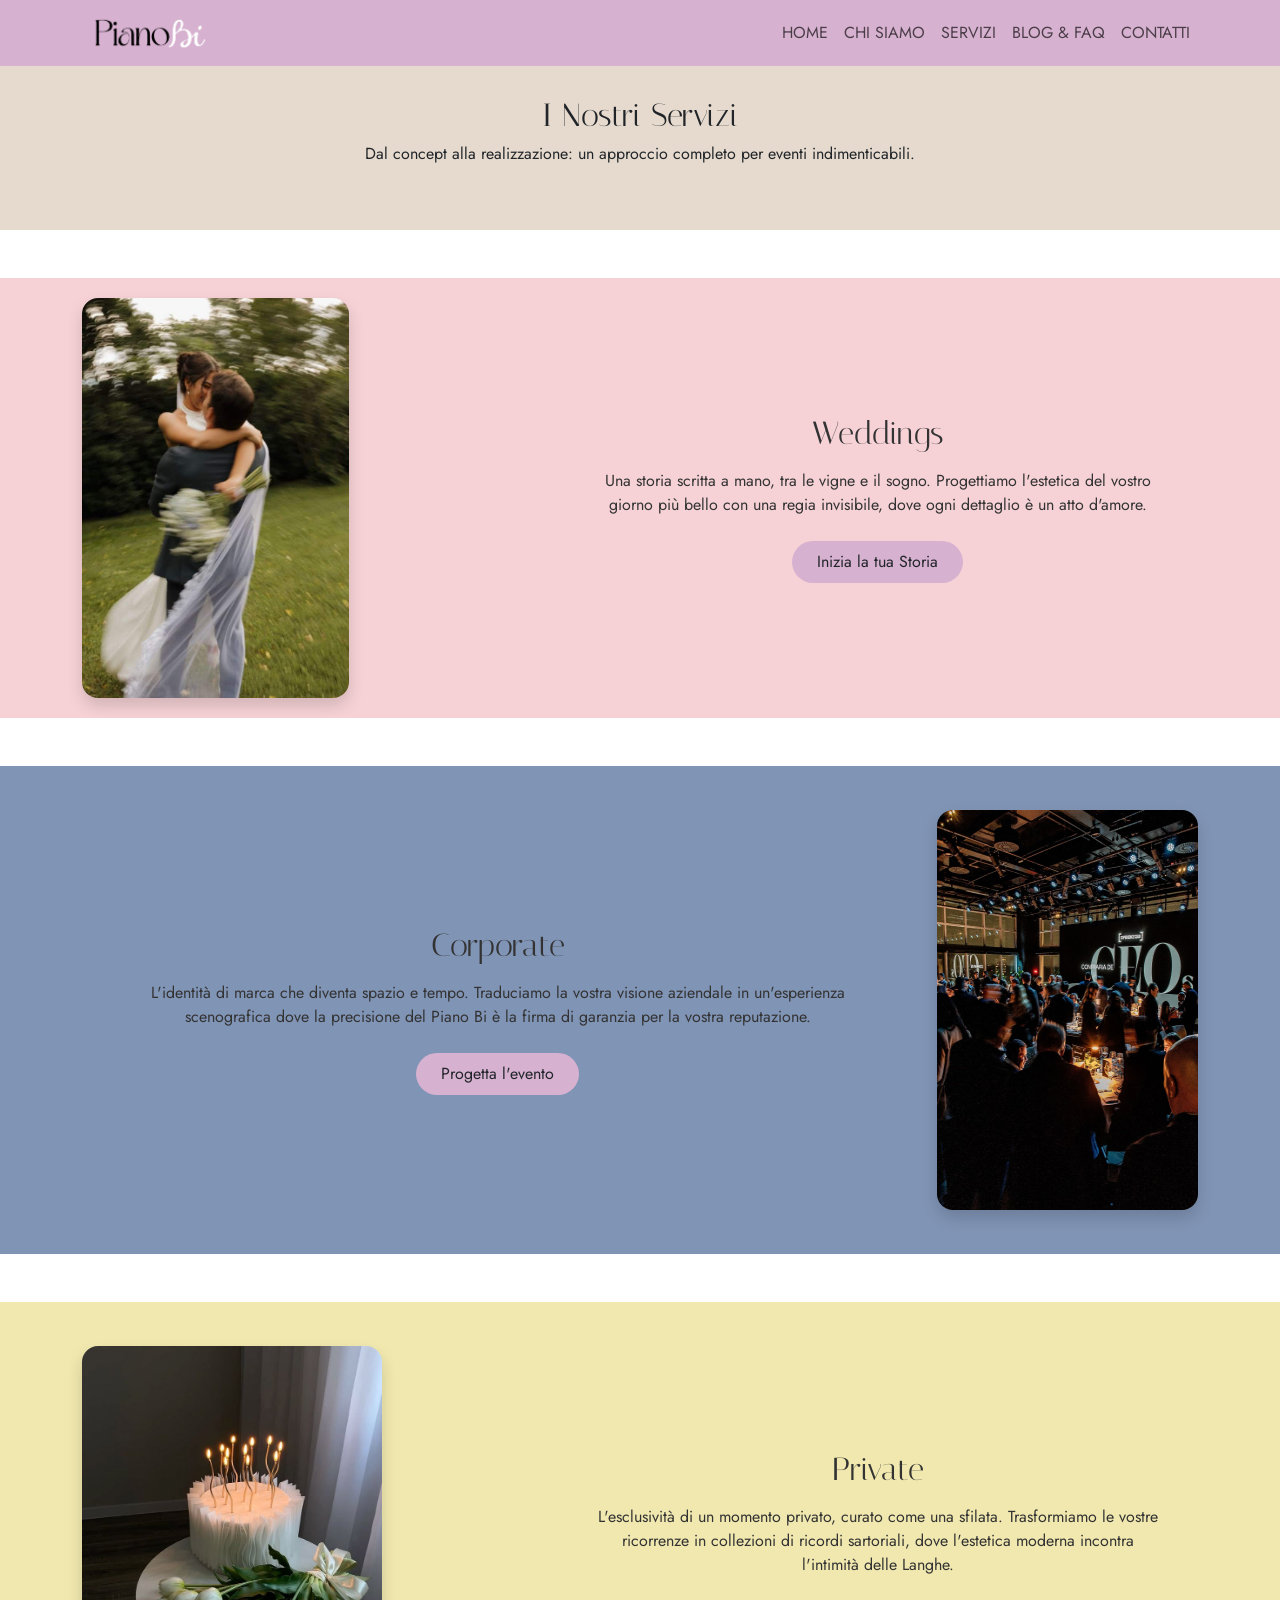
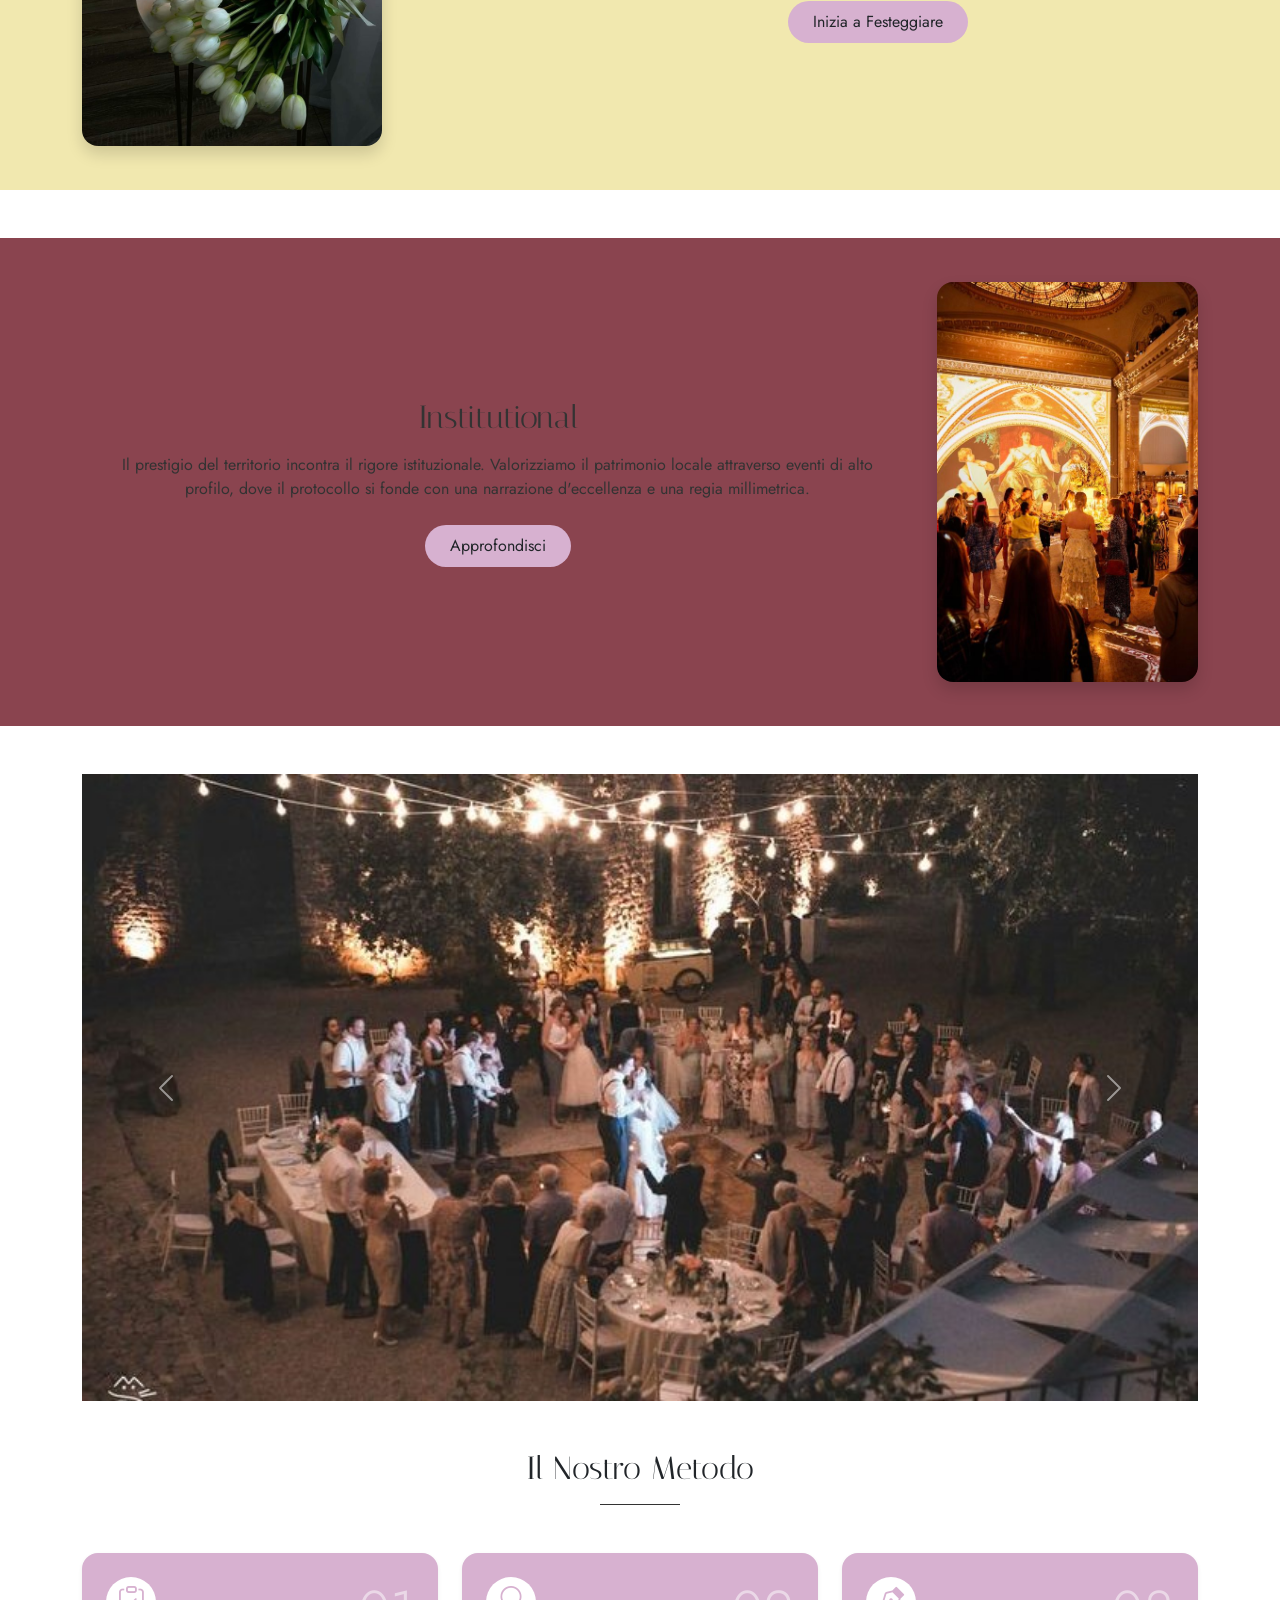
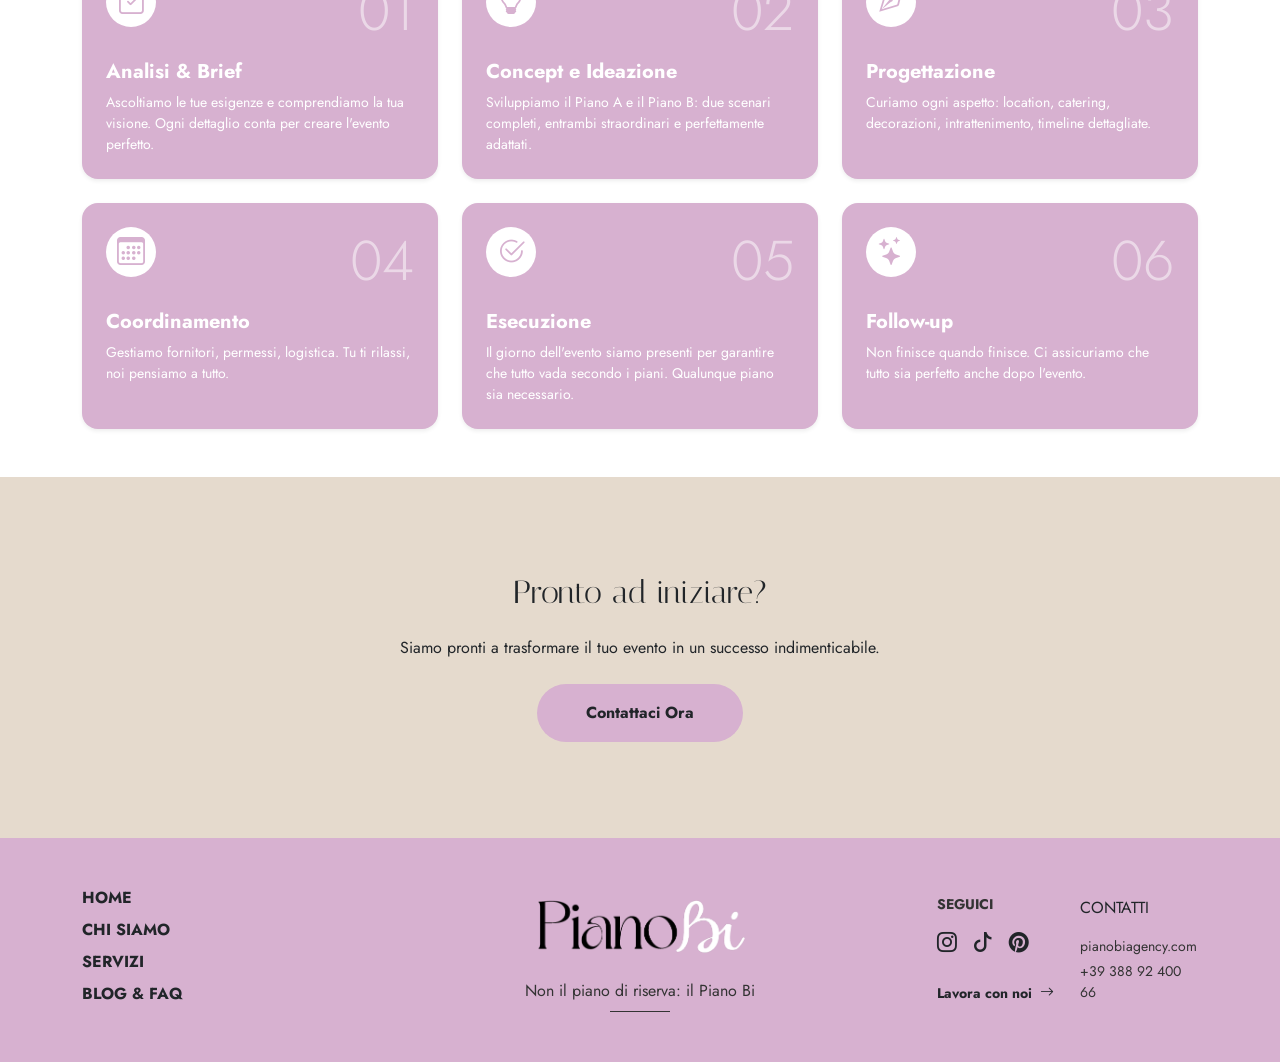
<file: servizi.html>
<!DOCTYPE html>
<html lang="it">
<head>
	<meta charset="UTF-8" />
	<meta name="viewport" content="width=device-width, initial-scale=1.0">
	<title>Piano Bi | Agency</title>

	<link href="https://cdn.jsdelivr.net/npm/bootstrap@5.3.3/dist/css/bootstrap.min.css" rel="stylesheet">
	<link rel="stylesheet" href="https://cdn.jsdelivr.net/npm/bootstrap-icons@1.11.3/font/bootstrap-icons.min.css">

	<link rel="stylesheet" type="text/css" href="stile/graficapbi.css" />
	<link rel="preconnect" href="https://fonts.googleapis.com">
	<link rel="preconnect" href="https://fonts.gstatic.com" crossorigin>
	<link href="https://fonts.googleapis.com/css2?family=Italiana&family=Jost:ital,wght@0,100..900;1,100..900&family=Mea+Culpa&display=swap" rel="stylesheet">
<meta name="viewport" content="width=device-width, initial-scale=1" />
</head>
	
<body>

	<div class="menu">
		<nav class="navbar navbar-expand-lg fixed-top">
		<div class="container">
		
			<a class="navbar-brand" href="index.html">
			<img src="immagini/logo_barra_bianco.png" alt="Piano Bi Logo" height="40">
			</a>

			<button class="navbar-toggler" type="button" data-bs-toggle="collapse" data-bs-target="#navbarNav">
			<span class="navbar-toggler-icon"></span>
			</button>

			<div class="collapse navbar-collapse" id="navbarNav">
				<ul class="navbar-nav ms-auto"> <li class="nav-item">
				 <a class="nav-link" href="index.html">HOME</a>
				</li>
				<li class="nav-item">
				 <a class="nav-link" href="chi-siamo.html">CHI SIAMO</a>
				</li>
				<li class="nav-item">
				 <a class="nav-link" href="servizi.html">SERVIZI</a>
				</li>
				<li class="nav-item">
				 <a class="nav-link" href="blog.html">BLOG & FAQ</a>
				</li>
				<li class="nav-item">
				 <a class="nav-link" href="contatti.html">CONTATTI</a>
				</li>
				</ul>
			</div>
		</div>
		</nav>
	</div> 
		
	<header class="header-pianobi text-center py-5 mt-5">
		<div class="container">
			<h2>I Nostri Servizi</h2>
			<p>Dal concept alla realizzazione: un approccio completo per eventi indimenticabili.</p>
		</div>
	</header>

	<div class="sezione-servizi-lista">

		<section class="fascia-servizio my-5" style="background-color: rgb(246, 210, 214);">
			<div class="container">
				<div class="row align-items-center">
					<div class="col-md-5">
						<img src="immagini/wedding photo.jpeg" alt="Weddings" class="foto img-fluid rounded-4 shadow">
					</div>
					<div class="col-md-7 text-center p-4 p-md-5">
						<h2 class="mb-3">Weddings</h2>
						<p class="mb-4">Una storia scritta a mano, tra le vigne e il sogno. Progettiamo l'estetica del vostro giorno più bello con una regia invisibile, dove ogni dettaglio è un atto d'amore.</p>
						<a href="servizi matrimoni.html" class="btn px-4 py-2 rounded-pill">Inizia la tua Storia</a>
					</div>
				</div>
			</div>
		</section>

		<section class="fascia-servizio my-5 py-4" style="background-color: rgb(128, 148, 181);">
			<div class="container">
				<div class="row align-items-center flex-md-row-reverse">
					<div class="col-md-3">
						<img src="immagini/corporate events.jpeg" alt="Corporate" class="foto img-fluid rounded-4 shadow">
					</div>
					<div class="col-md-9 text-center p-4 p-md-5">
						<h2 class="mb-3">Corporate</h2>
						<p class="mb-4">L'identità di marca che diventa spazio e tempo. Traduciamo la vostra visione aziendale in un'esperienza scenografica dove la precisione del Piano Bi è la firma di garanzia per la vostra reputazione.</p>
						<a href="servizi-corporate.html" class="btn px-4 py-2 rounded-pill">Progetta l'evento</a>
					</div>
				</div>
			</div>
		</section>

		<section class="fascia-servizio my-5 py-4" style="background-color: rgb(241, 232, 175);">
			<div class="container">
				<div class="row align-items-center">
					<div class="col-md-5">
						<img src="immagini/private events.jpeg" alt="Private" class="foto img-fluid rounded-4 shadow">
					</div>
					<div class="col-md-7 text-center p-4 p-md-5">
						<h2 class="mb-3">Private</h2>
						<p class="mb-4">L'esclusività di un momento privato, curato come una sfilata. Trasformiamo le vostre ricorrenze in collezioni di ricordi sartoriali, dove l'estetica moderna incontra l'intimità delle Langhe.</p>
						<a href="servizi-private.html" class="btn px-4 py-2 rounded-pill">Inizia a Festeggiare</a>
					</div>
				</div>
			</div>
		</section>

		<section class="fascia-servizio my-5 py-4" style="background-color: rgb(138, 68, 79);">
			<div class="container">
				<div class="row align-items-center flex-md-row-reverse">
					<div class="col-md-3">
						<img src="immagini/institution event.jpeg" alt="Institutional" class="foto img-fluid rounded-4 shadow">
					</div>
					<div class="col-md-9 text-center p-4 p-md-5">
						<h2 class="mb-3">Institutional</h2>
						<p class="mb-4">Il prestigio del territorio incontra il rigore istituzionale. Valorizziamo il patrimonio locale attraverso eventi di alto profilo, dove il protocollo si fonde con una narrazione d'eccellenza e una regia millimetrica.</p>
						<a href="servizi-istituzionali.html" class="btn px-4 py-2 rounded-pill">Approfondisci</a>
					</div>
				</div>
			</div>
		</section>


<div class="container"> 
	<div id="carouselExample" class="carousel slide" data-bs-ride="carousel">
	  <div class="carousel-inner">
		
		<div class="carousel-item active">
		  <img src="immagini/carosello.jpeg" class="d-block w-100 img-carosello" alt="Wedding 1">
		</div>

		<div class="carousel-item">
		  <img src="immagini/carosello4.jpeg" class="d-block w-100 img-carosello" alt="Wedding 2">
		</div>

		<div class="carousel-item">
		  <img src="immagini/carosello2.jpeg" class="d-block w-100 img-carosello" alt="Wedding 3">
		</div>

		<div class="carousel-item">
		  <img src="immagini/carosello3.jpeg" class="d-block w-100 img-carosello" alt="Wedding 4">
		</div>

	  </div>

	  <button class="carousel-control-prev" type="button" data-bs-target="#carouselExample" data-bs-slide="prev">
		<span class="carousel-control-prev-icon" aria-hidden="true"></span>
		<span class="visually-hidden">Precedente</span>
	  </button>
	  <button class="carousel-control-next" type="button" data-bs-target="#carouselExample" data-bs-slide="next">
		<span class="carousel-control-next-icon" aria-hidden="true"></span>
		<span class="visually-hidden">Successivo</span>
	  </button>
	</div>
</div>



<section class="sezione-metodo py-5">
    <div class="container">
        <div class="text-center mb-5">
            <h2 class="mb-3">Il Nostro Metodo</h2>
            <div style="width: 80px; height: 1px; background-color: rgb(51, 51, 51); margin: 0 auto;"></div>
        </div>

        <div class="row g-4">
            
            <div class="col-md-6 col-lg-4">
                <div class="card h-100 border-0 shadow-sm rounded-4" style="background-color: rgb(215, 177, 208); color: rgb(255, 255, 255);">
                    <div class="card-body p-4">
						<div class="d-flex justify-content-between align-items-start mb-3">
                            <div class="bg-white rounded-circle d-flex align-items-center justify-content-center" style="width: 50px; height: 50px;">
                                <i class="bi bi-clipboard-check fs-3" style="color: rgb(215, 177, 208);"></i>
                            </div>
                            <span class="display-4 fw-light opacity-50">01</span>
                        </div>
                        <h4 class="card-title h5 fw-bold">Analisi & Brief</h4>
                        <p class="card-text small">Ascoltiamo le tue esigenze e comprendiamo la tua visione. Ogni dettaglio conta per creare l'evento perfetto.</p>
                    </div>
                </div>
            </div>

            <div class="col-md-6 col-lg-4">
                <div class="card h-100 border-0 shadow-sm rounded-4" style="background-color: rgb(215, 177, 208); color: rgb(255, 255, 255);">
                    <div class="card-body p-4">
                        <div class="d-flex justify-content-between align-items-start mb-3">
                            <div class="bg-white rounded-circle d-flex align-items-center justify-content-center" style="width: 50px; height: 50px;">
                                <i class="bi bi-lightbulb fs-3" style="color: rgb(215, 177, 208);"></i>
                            </div>
                            <span class="display-4 fw-light opacity-50">02</span>
                        </div>
                        <h4 class="card-title h5 fw-bold">Concept e Ideazione</h4>
                        <p class="card-text small">Sviluppiamo il Piano A e il Piano B: due scenari completi, entrambi straordinari e perfettamente adattati.</p>
                    </div>
                </div>
            </div>

            <div class="col-md-6 col-lg-4">
                <div class="card h-100 border-0 shadow-sm rounded-4" style="background-color: rgb(215, 177, 208); color: rgb(255, 255, 255);">
                    <div class="card-body p-4">
                        <div class="d-flex justify-content-between align-items-start mb-3">
                            <div class="bg-white rounded-circle d-flex align-items-center justify-content-center" style="width: 50px; height: 50px;">
                                <i class="bi bi-vector-pen fs-3" style="color: rgb(215, 177, 208);"></i>
                            </div>
                            <span class="display-4 fw-light opacity-50">03</span>
                        </div>
                        <h4 class="card-title h5 fw-bold">Progettazione</h4>
                        <p class="card-text small">Curiamo ogni aspetto: location, catering, decorazioni, intrattenimento, timeline dettagliate.</p>
                    </div>
                </div>
            </div>

            <div class="col-md-6 col-lg-4">
                <div class="card h-100 border-0 shadow-sm rounded-4" style="background-color: rgb(215, 177, 208); color: rgb(255, 255, 255);">
                    <div class="card-body p-4">
                        <div class="d-flex justify-content-between align-items-start mb-3">
                            <div class="bg-white rounded-circle d-flex align-items-center justify-content-center" style="width: 50px; height: 50px;">
                                <i class="bi bi-calendar3 fs-3" style="color: rgb(215, 177, 208);"></i>
                            </div>
                            <span class="display-4 fw-light opacity-50">04</span>
                        </div>
                        <h4 class="card-title h5 fw-bold">Coordinamento</h4>
                        <p class="card-text small">Gestiamo fornitori, permessi, logistica. Tu ti rilassi, noi pensiamo a tutto.</p>
                    </div>
                </div>
            </div>

            <div class="col-md-6 col-lg-4">
                <div class="card h-100 border-0 shadow-sm rounded-4" style="background-color: rgb(215, 177, 208); color: rgb(255, 255, 255);">
                    <div class="card-body p-4">
                        <div class="d-flex justify-content-between align-items-start mb-3">
                            <div class="bg-white rounded-circle d-flex align-items-center justify-content-center" style="width: 50px; height: 50px;">
                                <i class="bi bi-check2-circle fs-3" style="color: rgb(215, 177, 208);"></i>
                            </div>
                            <span class="display-4 fw-light opacity-50">05</span>
                        </div>
                        <h4 class="card-title h5 fw-bold">Esecuzione</h4>
                        <p class="card-text small">Il giorno dell'evento siamo presenti per garantire che tutto vada secondo i piani. Qualunque piano sia necessario.</p>
                    </div>
                </div>
            </div>

            <div class="col-md-6 col-lg-4">
                <div class="card h-100 border-0 shadow-sm rounded-4" style="background-color: rgb(215, 177, 208); color: rgb(255, 255, 255);">
                    <div class="card-body p-4">
                        <div class="d-flex justify-content-between align-items-start mb-3">
                            <div class="bg-white rounded-circle d-flex align-items-center justify-content-center" style="width: 50px; height: 50px;">
                                <i class="bi bi-stars fs-3" style="color: rgb(215, 177, 208);"></i>
                            </div>
                            <span class="display-4 fw-light opacity-50">06</span>
                        </div>
                        <h4 class="card-title h5 fw-bold">Follow-up</h4>
                        <p class="card-text small">Non finisce quando finisce. Ci assicuriamo che tutto sia perfetto anche dopo l'evento.</p>
                    </div>
                </div>
            </div>

        </div>
    </div>
</section>




	</div>
<section class="sezione-call-to-action py-5 text-center">
		<div class="container">
			<div class="py-5">
				<h2 class="mb-4">Pronto ad iniziare?</h2>
				<p class="mb-4">Siamo pronti a trasformare il tuo evento in un successo indimenticabile.</p>
				<a href="contatti.html" class="btn px-5 py-3 rounded-pill fw-bold">Contattaci Ora</a>
			</div>
		</div>
	</section>

<footer class="footer-pianobi py-5">
    <div class="container">
        <div class="row align-items-center">
            
            <div class="col-md-3">
                <ul class="nav flex-column footer-links list-unstyled">
                    <li class="nav-item">
                        <a href="index.html" class="nav-link p-0 mb-2 text-dark fw-bold small text-uppercase">HOME</a>
                    </li>
                    <li class="nav-item">
                        <a href="chi-siamo.html" class="nav-link p-0 mb-2 text-dark fw-bold small text-uppercase">CHI SIAMO</a>
                    </li>
                    <li class="nav-item">
                        <a href="servizi.html" class="nav-link p-0 mb-2 text-dark fw-bold small text-uppercase">SERVIZI</a>
                    </li>
                    <li class="nav-item">
                        <a href="blog.html" class="nav-link p-0 mb-2 text-dark fw-bold small text-uppercase">BLOG & FAQ</a>
                    </li>
                </ul>
            </div>
            
            <div class="col-md-6 text-center">
                <img src="immagini/logo_barra_bianco.png" alt="Piano Bi Logo" class="img-fluid mb-3" style="max-height: 75px;">
                <p class="mb-2">Non il piano di riserva: il Piano Bi</p>
                <div class="mx-auto" style="width: 60px; height: 1px; background-color: rgb(51, 51, 51);"></div>
            </div>
            
            <div class="col-md-3">
                <div class="row">
                    <div class="col-6">
                        <h6 class="fw-bold mb-3 small">SEGUICI</h6>
                        <div class="d-flex gap-3 mb-4">
                            <a href="https://www.instagram.com/pianobiagency/" class="text-dark"><i class="bi bi-instagram fs-5"></i></a>
                            <a href="https://www.tiktok.com/@pianobiagency" class="text-dark"><i class="bi bi-tiktok fs-5"></i></a>
                            <a href="https://it.pinterest.com/bbiancobeatrice/" class="text-dark"><i class="bi bi-pinterest fs-5"></i></a>
                        </div>
                        <a href="contatti.html" class="text-dark text-decoration-none small fw-bold d-flex align-items-center">
                            Lavora con noi <i class="bi bi-arrow-right ms-2"></i>
                        </a>
                    </div>
                    
                    <div class="col-6 text-start">
                        <a href="contatti.html" class="nav-link p-0 mb-3 text-dark ffw-bold small text-uppercase">
                            CONTATTI
                        </a>
                        <p class="small mb-1">pianobiagency.com</p>
                        <p class="small mb-0">+39 388 92 400 66</p>
                    </div>
                </div>
            </div>

        </div>
    </div>
</footer>





	<script src="https://cdn.jsdelivr.net/npm/bootstrap@5.3.3/dist/js/bootstrap.bundle.min.js"></script>
</body>
</html>
</file>
<file: stile/graficapbi.css>
/*graffa aperta => altgr + shift + parentesi quadra*/
/*graffa aperta => altgr + shift + parentesi quadra*/
body {
  font-family: "Jost", sans-serif;
  font-optical-sizing: auto;
  font-weight: <weight>;
  font-style: normal;
}

h1 {
	font-family: "Italiana", sans-serif;
	font-weight: 400;
	font-style: normal;
    color: white;
}

h2 {
	font-family: "Italiana", sans-serif;
	font-weight: 400;
	font-style: normal;
s}

.navbar {
	background-color: rgb(215, 177, 208);
}

footer {
	background-color: rgb(215, 177, 208);
	color: rgb(51, 51, 51);
}

.sezione-call-to-action { 
	padding-top: 50px;
	background-color: rgb(229,218,205);
	padding-bottom: 50px; 
}

.sezione-blog { 
	background-color: rgb(229,218,205);
	padding: 30px; 
	border-radius: 20px;
}

.btn {
	background-color: rgb(215, 177, 208);
}

.btn:hover {
	background-color: rgb(215, 177, 208);
}

.header-pianobi{
	margin-top: 50px;
	background-color: rgb(229,218,205);
}

.card-filosofia {
	background-color: rgb(215, 177, 208);
}

.sezione-filosofia { 
	padding-top: 50px;
	background-color: rgb(229,218,205);
	padding-bottom: 50px; 
}

.card-valori {
	background-color: rgb(215, 177, 208);
}

.card-recensioni {
	background-color: rgb(215, 177, 208);
}

.sezione-recensioni { 
	padding-top: 50px;
	padding-bottom: 50px; 
}
.immagine-home {
	border-top-left-radius: 20px;
	border-top-right-radius: 20px;
  
}

.fascia-servizio {
	vertical-align: center;
	color: rgb(51, 51, 51);
   
}
.foto {
	margin-top: 20px;
	margin-bottom: 20px;
	height: 400px;
}

.header-wedding, .servizi-wedding {
	background-color: rgb(246, 210, 214);
	margin-top: 20px;
	margin-bottom: 20px;
	color: rgb(51, 51, 51);
}

.card-wedding {
	height: 400px;
}

.foto2 {
	height: 600px;
}
.titolo_contatti{
	color:black;
}
</file>
